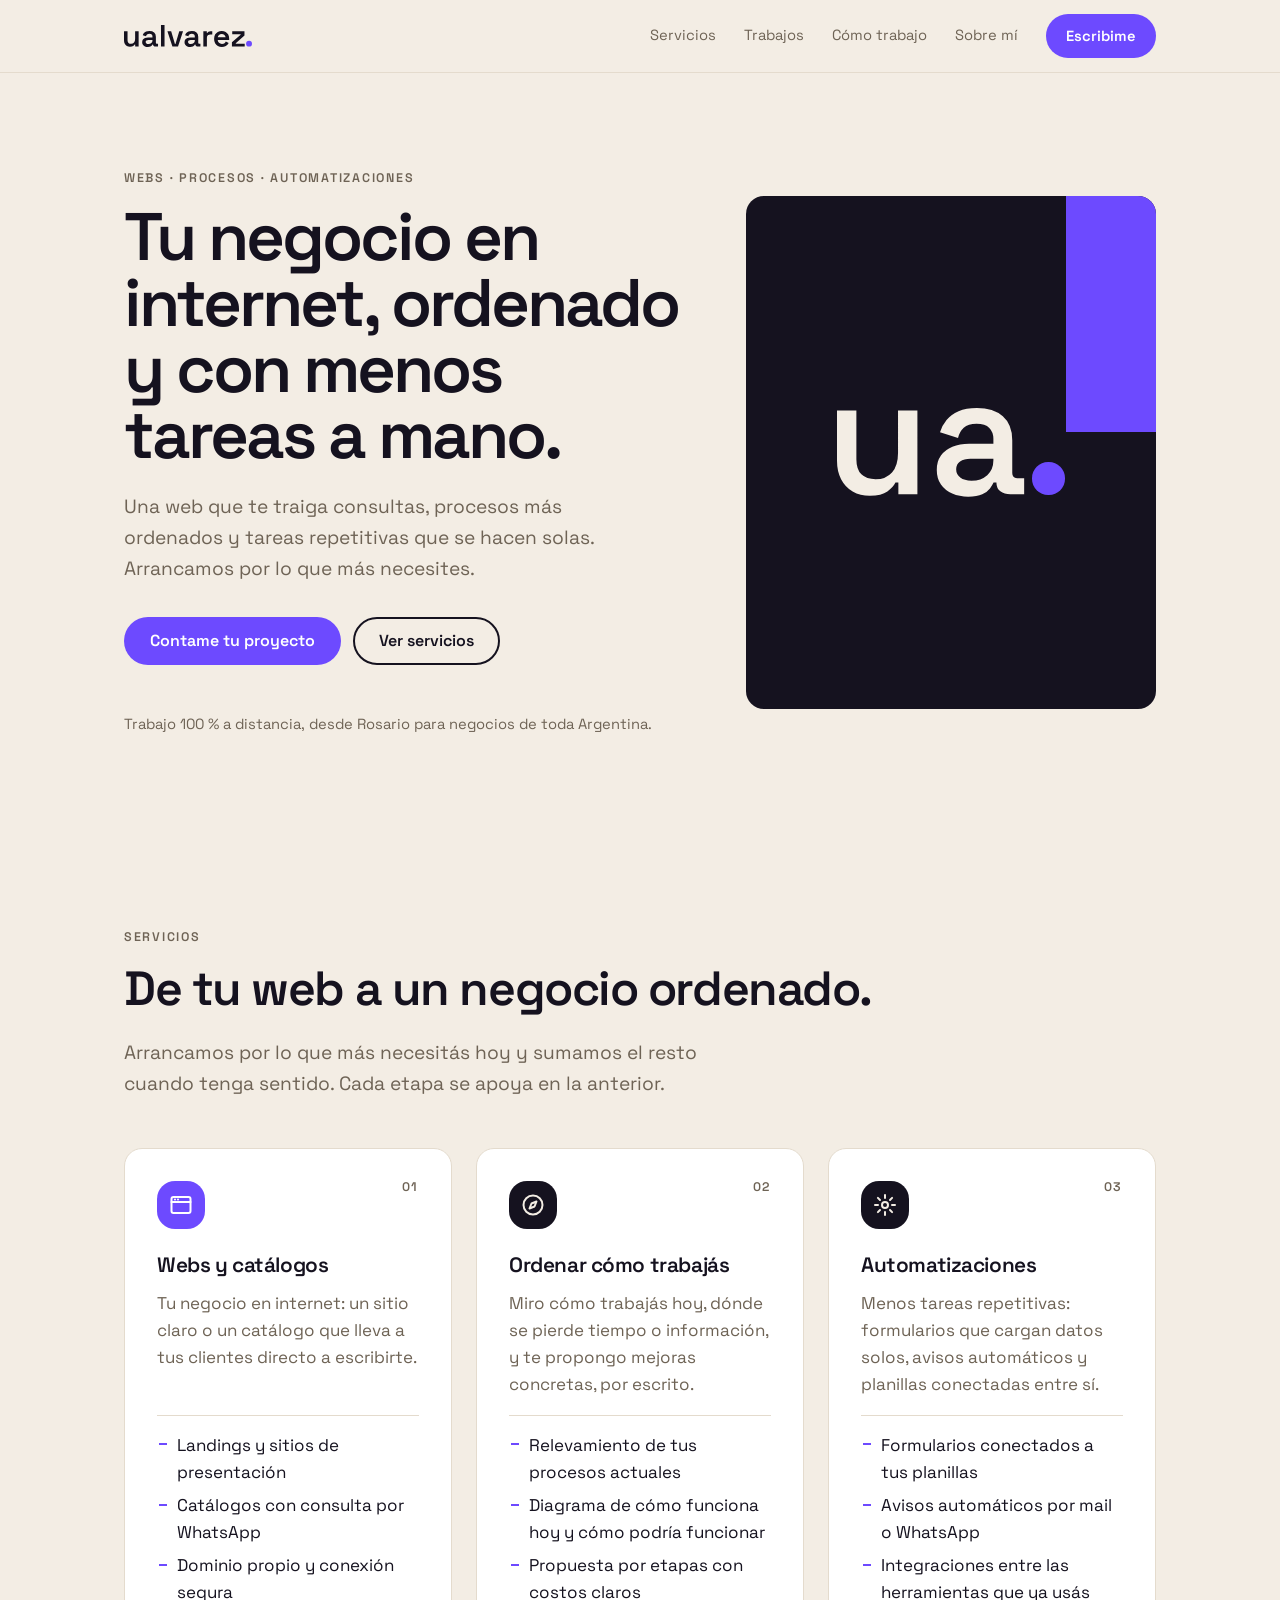
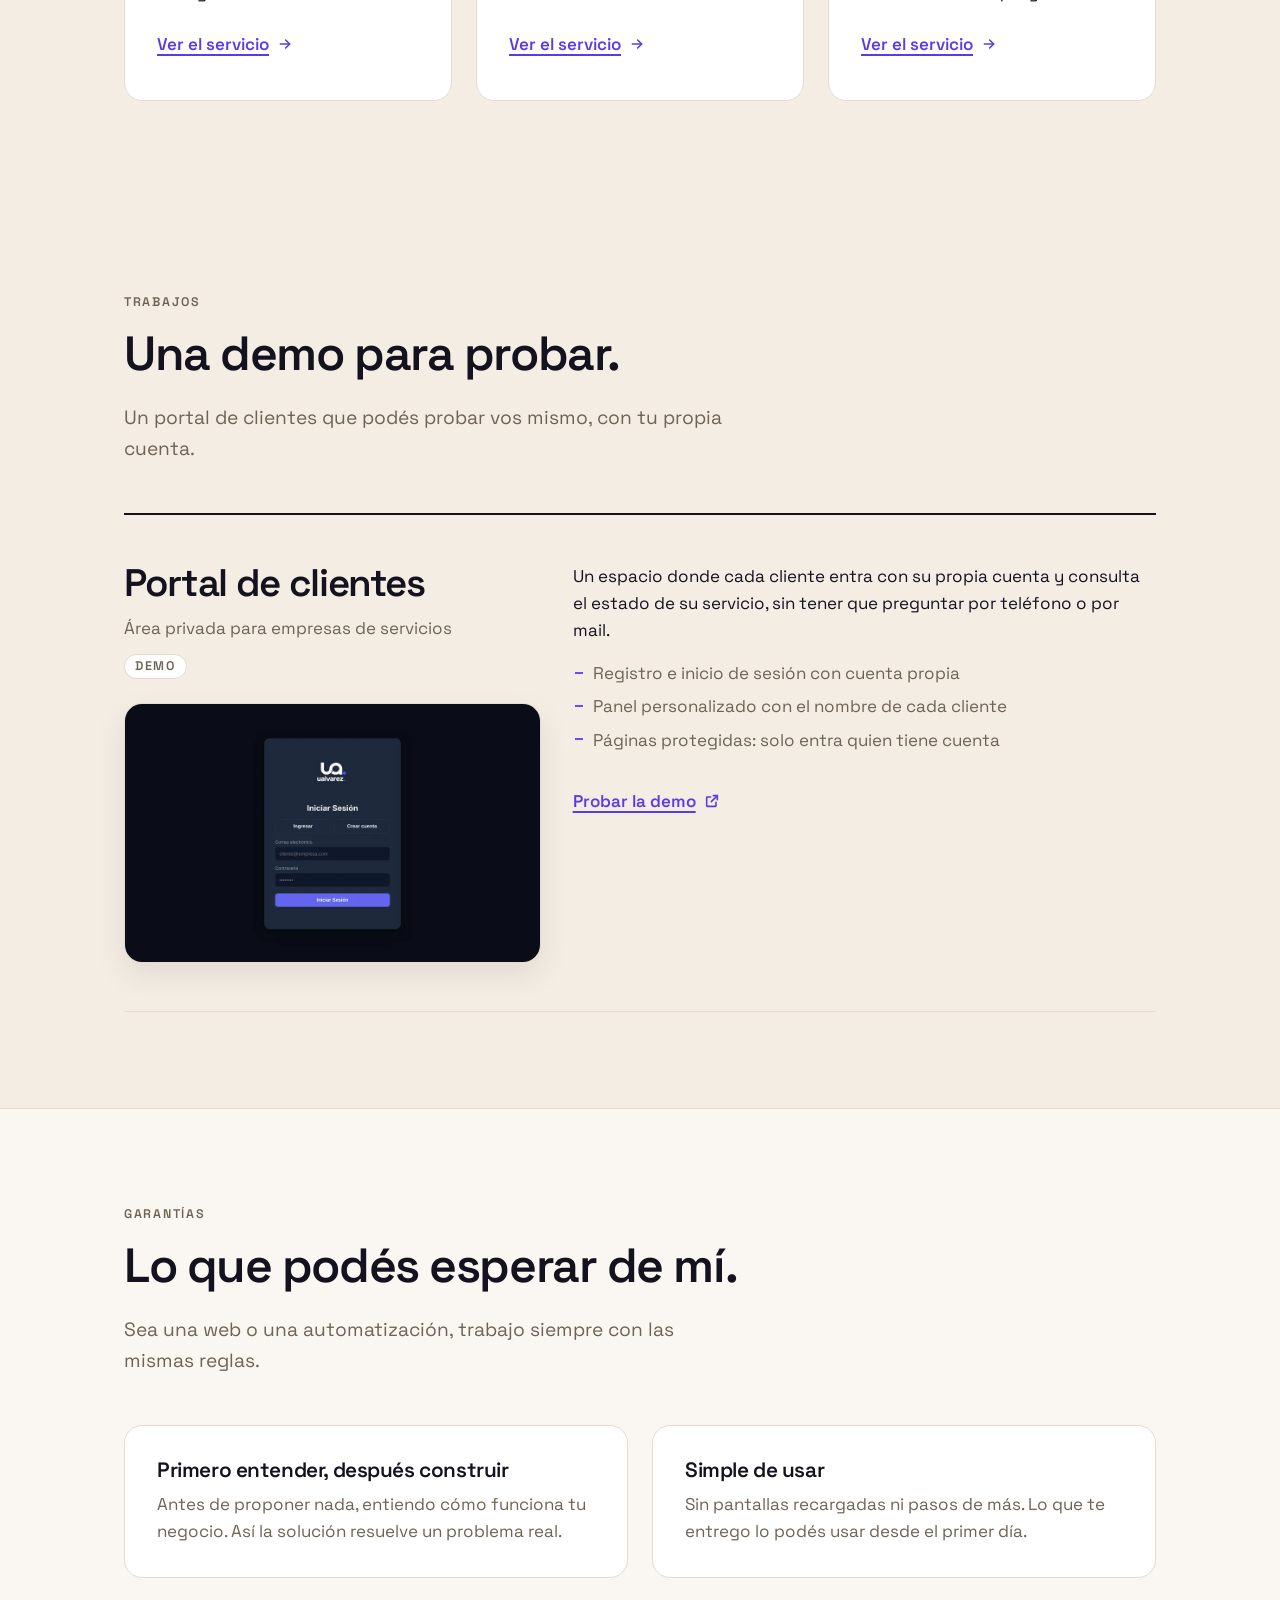
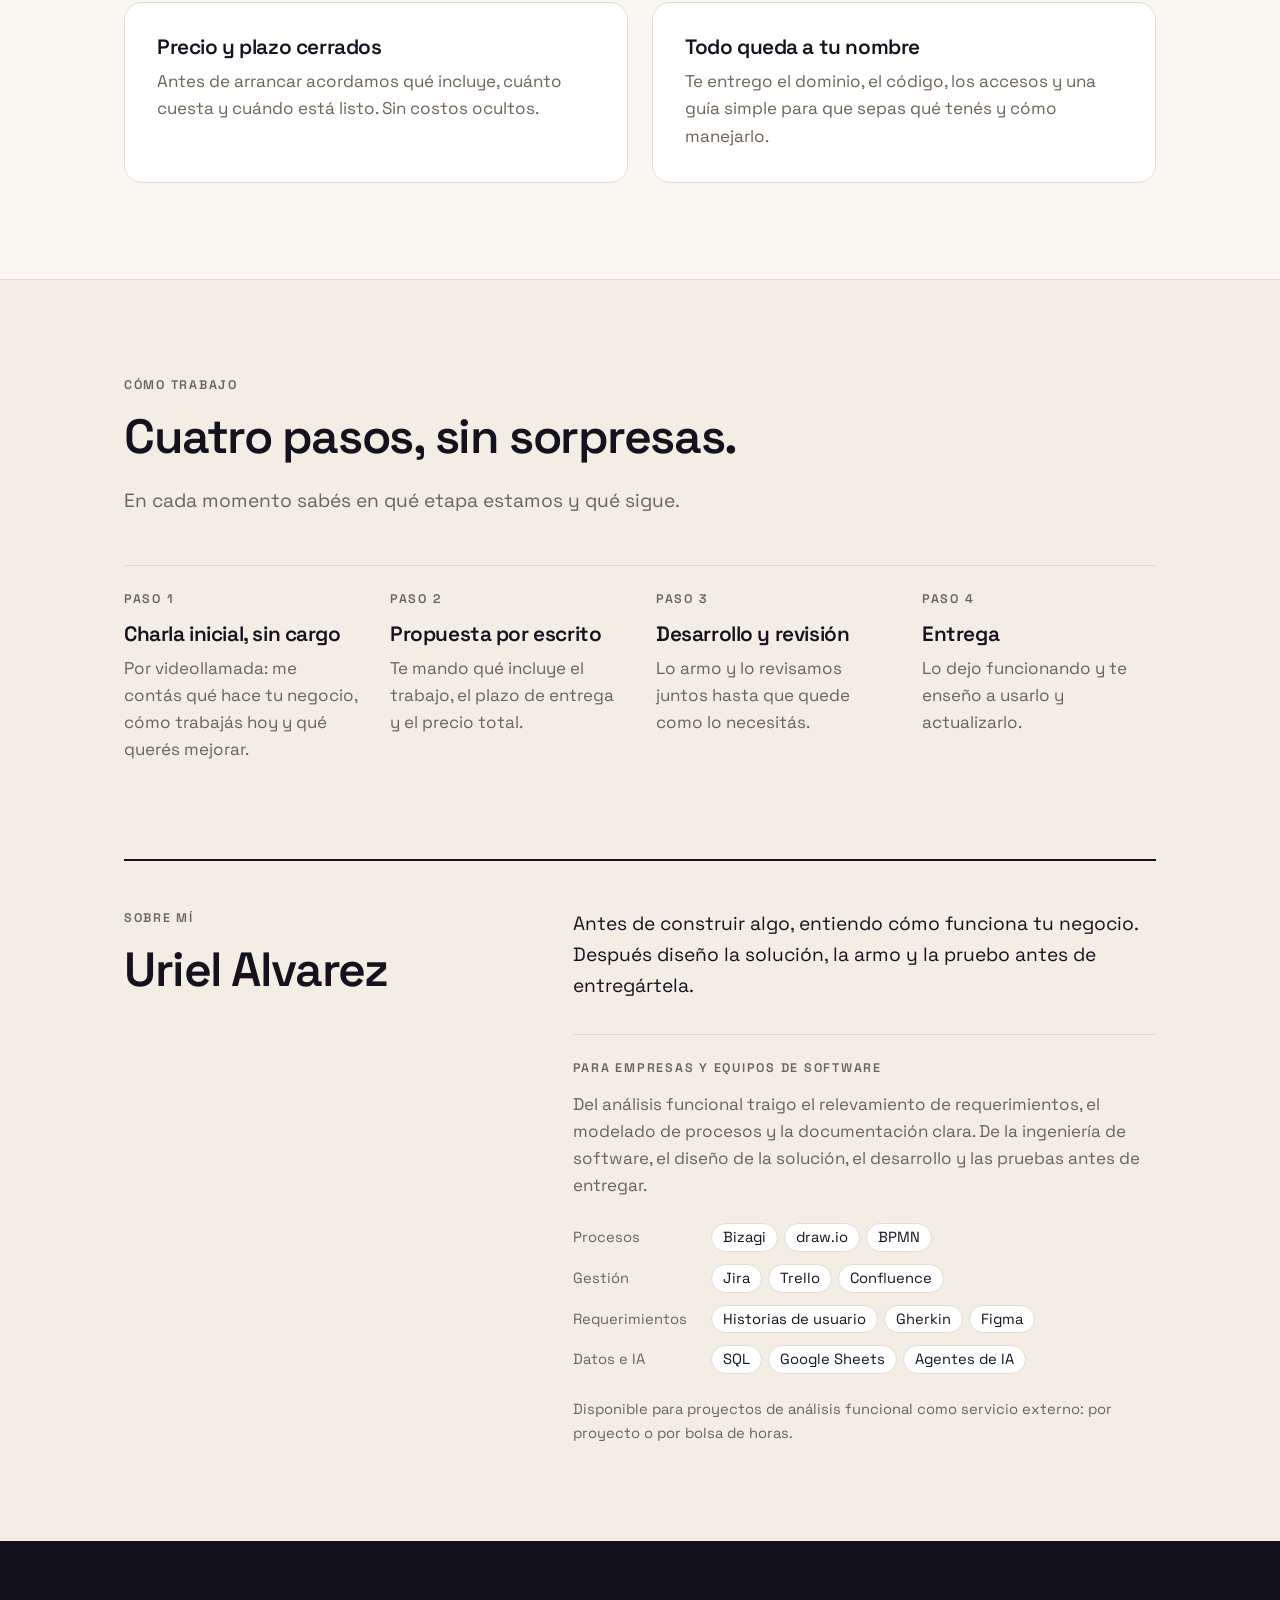
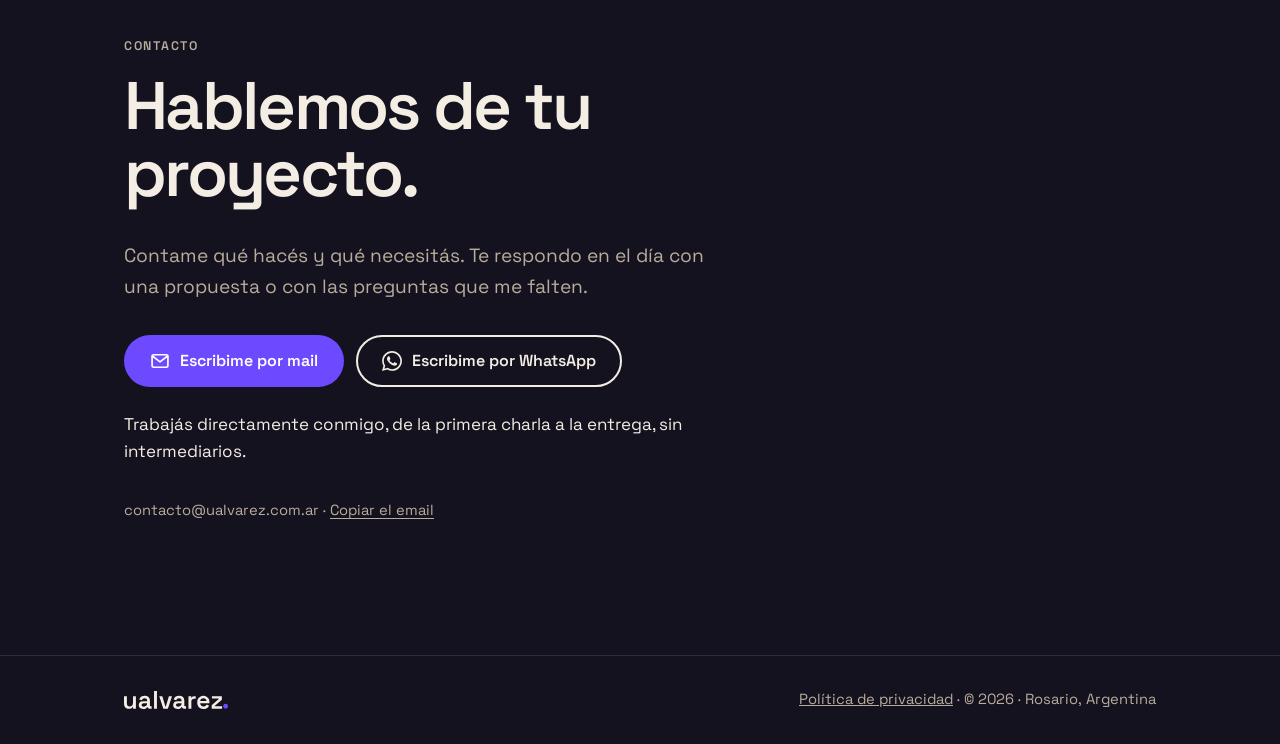
<file: index.html>
<!DOCTYPE html>
<html lang="es-AR">
<head>
  <meta charset="UTF-8">
  <meta name="viewport" content="width=device-width, initial-scale=1.0">
  <title>Webs, procesos y automatizaciones para negocios | ualvarez</title>
  <meta name="description" content="Webs, relevamiento de procesos y automatizaciones para negocios. Precio y plazo cerrados antes de empezar. 100 % a distancia, para negocios de toda Argentina.">

  <link rel="canonical" href="https://www.ualvarez.com.ar/">
  <!-- Verificación de propiedad en Google Search Console: no borrar mientras se use Search Console -->
  <meta name="google-site-verification" content="CZ_hdFAIo92MkgO5_vAXuWs6bsbOqqwY_YQ_sx_YRtA">

  <meta property="og:title" content="Webs, procesos y automatizaciones para negocios | ualvarez">
  <meta property="og:description" content="Webs, procesos y automatizaciones para negocios. Precio y plazo cerrados antes de empezar.">
  <meta property="og:type" content="website">
  <meta property="og:url" content="https://www.ualvarez.com.ar/">
  <meta property="og:site_name" content="ualvarez">
  <meta property="og:locale" content="es_AR">
  <meta property="og:image" content="https://www.ualvarez.com.ar/assets/og.png">
  <meta property="og:image:width" content="1200">
  <meta property="og:image:height" content="630">
  <meta property="og:image:alt" content="Logo de ualvarez en tinta sobre fondo crema, con el punto y una franja en violeta">
  <meta name="twitter:card" content="summary_large_image">

  <!-- Datos estructurados para buscadores: qué es el negocio, dónde está y qué servicios ofrece.
       Es un bloque de datos, no un script: la CSP no lo bloquea. -->
  <script type="application/ld+json">
{
  "@context": "https://schema.org",
  "@type": "ProfessionalService",
  "@id": "https://www.ualvarez.com.ar/#negocio",
  "name": "ualvarez",
  "url": "https://www.ualvarez.com.ar/",
  "description": "Webs, relevamiento de procesos y automatizaciones para negocios. Precio y plazo cerrados antes de empezar.",
  "image": "https://www.ualvarez.com.ar/assets/og.png",
  "logo": "https://www.ualvarez.com.ar/assets/marca/ua-icono-512.png",
  "email": "contacto@ualvarez.com.ar",
  "telephone": "+54 9 341 250-7273",
  "address": {
    "@type": "PostalAddress",
    "addressLocality": "Rosario",
    "addressRegion": "Santa Fe",
    "addressCountry": "AR"
  },
  "areaServed": {
    "@type": "Country",
    "name": "Argentina"
  },
  "founder": {
    "@type": "Person",
    "name": "Uriel Alvarez"
  },
  "knowsLanguage": "es",
  "hasOfferCatalog": {
    "@type": "OfferCatalog",
    "name": "Servicios",
    "itemListElement": [
      {
        "@type": "Offer",
        "itemOffered": {
          "@type": "Service",
          "name": "Webs y catálogos",
          "description": "Landings, sitios de presentación y catálogos con consulta por WhatsApp, con dominio propio y conexión segura.",
          "url": "https://www.ualvarez.com.ar/webs-y-catalogos"
        }
      },
      {
        "@type": "Offer",
        "itemOffered": {
          "@type": "Service",
          "name": "Ordenar cómo trabajás",
          "description": "Relevamiento de procesos, diagrama de cómo funciona hoy y cómo podría funcionar, y propuesta por etapas con costos claros.",
          "url": "https://www.ualvarez.com.ar/ordenar-procesos"
        }
      },
      {
        "@type": "Offer",
        "itemOffered": {
          "@type": "Service",
          "name": "Automatizaciones",
          "description": "Formularios conectados a planillas, avisos automáticos por mail o WhatsApp e integraciones entre las herramientas que ya usás.",
          "url": "https://www.ualvarez.com.ar/automatizaciones"
        }
      }
    ]
  }
}
  </script>
  <meta name="theme-color" content="#F3EDE4">

  <link rel="icon" type="image/svg+xml" href="./assets/marca/favicon.svg">
  <link rel="apple-touch-icon" href="./assets/marca/ua-icono-512.png">

  <link rel="preconnect" href="https://fonts.googleapis.com">
  <link rel="preconnect" href="https://fonts.gstatic.com" crossorigin>
  <link href="https://fonts.googleapis.com/css2?family=Space+Grotesk:wght@400;600&display=swap" rel="stylesheet">

  <script src="./assets/js/js-activo.js"></script>
  <link rel="stylesheet" href="./assets/css/base.css">
  <style>
    /* Estilos propios de la página de inicio. Variables y componentes compartidos: assets/css/base.css */

    /* Navegación y menú para celular */
    .encabezado nav { display: flex; align-items: center; gap: 28px; }
    .menu { display: flex; align-items: center; gap: 28px; }
    .menu a { font-size: var(--texto-chico); color: var(--tinta-suave); text-decoration: none; }
    .menu a:hover { color: var(--tinta); }
    .menu-boton {
      display: none; align-items: center; gap: var(--e-2); min-height: 44px; padding: 0 14px;
      font: inherit; font-size: var(--texto-chico); font-weight: 600; color: var(--tinta);
      background: transparent; border: 2px solid var(--tinta); border-radius: var(--radio-pildora); cursor: pointer;
      -webkit-tap-highlight-color: transparent;
    }
    .menu-boton svg { width: 18px; height: 18px; }
    .menu-boton .cerrar { display: none; }
    .menu-boton[aria-expanded="true"] .abrir { display: none; }
    .menu-boton[aria-expanded="true"] .cerrar { display: block; }
    @media (max-width: 760px) {
      .encabezado nav { gap: var(--e-2); }
      .js .menu { display: none; }
      html:not(.js) .encabezado .wrap { flex-wrap: wrap; height: auto; padding-top: var(--e-3); padding-bottom: var(--e-3); }
      html:not(.js) .encabezado nav { flex-wrap: wrap; gap: var(--e-1) var(--e-4); }
      html:not(.js) .menu { flex-wrap: wrap; gap: var(--e-1) var(--e-4); }
      html:not(.js) .menu a { display: inline-flex; align-items: center; min-height: 44px; }
      .js .menu-boton { display: inline-flex; }
      .js .menu.abierto {
        display: flex; flex-direction: column; align-items: stretch; gap: 0;
        position: absolute; top: 100%; left: 0; right: 0;
        padding: var(--e-2) var(--e-4) var(--e-4); background: var(--papel);
        border-bottom: 1px solid var(--linea); box-shadow: var(--sombra);
      }
      .js .menu.abierto a {
        display: flex; align-items: center; min-height: 52px;
        font-size: var(--texto-intro); color: var(--tinta); border-bottom: 1px solid var(--linea);
      }
      .js .menu.abierto a:last-child { border-bottom: 0; }
    }
    @media (max-width: 400px) {
      .menu-boton { width: 44px; padding: 0; justify-content: center; }
      .menu-texto { position: absolute; width: 1px; height: 1px; overflow: hidden; clip: rect(0 0 0 0); white-space: nowrap; }
    }


    /* Héroe */
    .heroe { padding: var(--e-9) 0; }
    .heroe .wrap { display: grid; grid-template-columns: minmax(0, 7fr) minmax(0, 5fr); gap: var(--e-7); align-items: center; }
    .heroe h1 {
      font-size: var(--texto-display);
      line-height: .98; letter-spacing: -0.045em;
      max-width: 15ch; margin-bottom: var(--e-5); text-wrap: balance;
    }
    .heroe .bajada { font-size: var(--texto-intro); color: var(--tinta-suave); max-width: 32rem; margin-bottom: var(--e-6); }
    .heroe .lugar { margin: var(--e-7) 0 0; font-size: var(--texto-chico); color: var(--tinta-suave); }

    /* La pieza del héroe: el monograma con el punto que late (punto → cursor → punto) */
    .pieza {
      background: var(--tinta); border-radius: var(--radio-tarjeta);
      aspect-ratio: 4 / 5; position: relative; overflow: hidden;
      display: flex; align-items: center; justify-content: center;
    }
    .pieza::before { /* franja violeta, como en la tapa del manual */
      content: ""; position: absolute; top: 0; right: 0; width: 22%; height: 46%;
      background: var(--violeta);
    }
    .ua {
      position: relative; display: flex; align-items: flex-end; color: var(--papel);
      font-size: clamp(110px, 16vw, 170px); /* 1em = tamaño del logo, no es texto */
    }
    .ua svg { width: 1.101em; height: .522em; display: block; }
    .ua .punto {
      display: block; width: .19em; height: .19em; margin: 0 0 .014em .045em;
      border-radius: .095em; background: var(--violeta);
      animation: latir 3.2s ease-in-out .6s 1;
    }
    @keyframes latir {
      0%   { width: .19em;  height: .19em; border-radius: .095em; opacity: 1; }
      12%  { width: .22em;  height: .22em; border-radius: .11em; }   /* respira */
      22%  { width: .19em;  height: .19em; border-radius: .095em; }
      36%  { width: .075em; height: .78em; border-radius: .03em; opacity: 1; } /* se vuelve cursor */
      46%  { opacity: 1; }
      47%  { opacity: 0; }                                            /* titila */
      58%  { opacity: 0; }
      59%  { opacity: 1; }
      70%  { opacity: 1; }
      71%  { opacity: 0; }
      80%  { opacity: 0; }
      81%  { width: .075em; height: .78em; border-radius: .03em; opacity: 1; }
      100% { width: .19em;  height: .19em; border-radius: .095em; opacity: 1; } /* vuelve a ser punto */
    }
    @media (max-width: 900px) {
      .heroe { padding: var(--e-8) 0; }
      .heroe .wrap { grid-template-columns: 1fr; gap: var(--e-7); }
      .pieza { aspect-ratio: 16 / 10; }
      .pieza::before { width: 14%; height: 52%; }
    }
    @media (max-width: 560px) {
      .heroe .wrap { gap: var(--e-6); }
      .pieza { aspect-ratio: 3 / 1; }
      .ua { font-size: 64px; }
    }


    /* Servicios: de la web a un negocio ordenado, en etapas */
    .servicios { list-style: none; margin: var(--e-7) 0 0; padding: 0; display: grid; grid-template-columns: repeat(3, minmax(0, 1fr)); gap: var(--e-5); }
    .servicio { background: var(--blanco); border: 1px solid var(--linea); border-radius: var(--radio-tarjeta); padding: var(--e-6); display: flex; flex-direction: column; position: relative; }
    .servicio .numero { position: absolute; top: var(--e-6); right: var(--e-6); margin: 0; line-height: 1; }
    .servicio .icono {
      width: 48px; height: 48px; border-radius: var(--radio-tarjeta); margin-bottom: var(--e-5);
      display: flex; align-items: center; justify-content: center;
      background: var(--tinta); color: var(--papel);
    }
    .servicio .icono svg { width: 24px; height: 24px; }
    .servicio:first-child .icono { background: var(--violeta); color: var(--blanco); }
    .servicio h3 { margin-bottom: var(--e-3); }
    .servicio p { color: var(--tinta-suave); margin: 0 0 var(--e-4); }
    .servicio ul { margin: auto 0 0; padding-top: var(--e-4); border-top: 1px solid var(--linea); }
    .servicio .ver { align-self: flex-start; margin-top: var(--e-2); }
    @media (max-width: 900px) { .servicios { grid-template-columns: 1fr; } .servicio { padding: var(--e-5); } .servicio .numero { top: var(--e-5); right: var(--e-5); } }

    /* Trabajos */
    .trabajos { list-style: none; margin: var(--e-7) 0 0; padding: 0; border-top: 2px solid var(--tinta); }
    .trabajo {
      display: grid; grid-template-columns: minmax(0, 5fr) minmax(0, 7fr); gap: var(--e-6);
      padding: var(--e-7) 0; border-bottom: 1px solid var(--linea);
    }
    .trabajo h3 { font-size: var(--texto-subtitulo); letter-spacing: -0.035em; line-height: 1.05; }
    .trabajo .rubro { margin: var(--e-3) 0 0; color: var(--tinta-suave); }
    .trabajo .chip { margin-top: var(--e-3); }
    .trabajo .captura {
      display: block; width: 100%; height: auto; aspect-ratio: 16 / 10; object-fit: cover; object-position: top;
      margin-top: var(--e-5); border-radius: var(--radio-tarjeta); border: 1px solid var(--linea); background: var(--blanco);
      box-shadow: var(--sombra);
    }
    .trabajo .detalle p { margin-bottom: var(--e-4); }
    .trabajo ul { margin: 0 0 var(--e-5); color: var(--tinta-suave); }
    @media (max-width: 760px) { .trabajo { grid-template-columns: 1fr; gap: var(--e-4); padding: var(--e-6) 0; } }

    /* Garantías */
    .garantias-seccion { background: var(--papel-claro); border-top: 1px solid var(--linea); border-bottom: 1px solid var(--linea); }
    .garantias { display: grid; grid-template-columns: repeat(2, minmax(0, 1fr)); gap: var(--e-5); margin-top: var(--e-7); }
    .garantias div { background: var(--blanco); border: 1px solid var(--linea); border-radius: var(--radio-tarjeta); padding: var(--e-6); }
    .garantias h3 { margin-bottom: var(--e-2); }
    .garantias p { color: var(--tinta-suave); margin: 0; }
    @media (max-width: 760px) { .garantias { grid-template-columns: 1fr; } .garantias div { padding: var(--e-5); } }


    /* Sobre mí */
    .sobre-mi { padding-top: 0; }
    .sobre-mi .grilla { display: grid; grid-template-columns: minmax(0, 5fr) minmax(0, 7fr); gap: var(--e-6); border-top: 2px solid var(--tinta); padding-top: var(--e-7); }
    .sobre-mi p { font-size: var(--texto-intro); }
    .herramientas { margin-top: var(--e-6); padding-top: var(--e-5); border-top: 1px solid var(--linea); }
    .herramientas .etiqueta { margin-bottom: var(--e-3); }
    .herramientas > p { font-size: var(--texto-base); color: var(--tinta-suave); margin: 0 0 var(--e-5); }
    .herramientas dl { margin: 0; display: grid; grid-template-columns: max-content 1fr; gap: var(--e-3) var(--e-5); align-items: baseline; }
    .herramientas dt { font-size: var(--texto-chico); color: var(--tinta-suave); }
    .herramientas dd { margin: 0; display: flex; flex-wrap: wrap; gap: 6px; }
    .sobre-mi .disponible { margin: var(--e-5) 0 0; font-size: var(--texto-chico); }
    @media (max-width: 760px) { .sobre-mi .grilla { grid-template-columns: 1fr; gap: var(--e-2); } }
    @media (max-width: 560px) { .herramientas dl { grid-template-columns: 1fr; gap: 6px; } .herramientas dd { margin-bottom: var(--e-3); } }

    /* Contacto */
    .copiar {
      margin-top: 0; background: none; border: 0; padding: 0; min-height: 44px; cursor: pointer;
      font: inherit; font-size: var(--texto-chico); color: var(--tinta-suave-osc);
      text-decoration: underline; text-underline-offset: 3px;
    }
    .copiar:hover { color: var(--papel); }
    .aviso { display: block; min-height: 1.5em; margin-top: var(--e-1); font-size: var(--texto-chico); color: var(--violeta-texto-osc); }
  </style>
</head>
<body>
<a class="saltar" href="#contenido">Saltar al contenido</a>

<svg width="0" height="0" style="position:absolute" aria-hidden="true">
  <defs>
    <symbol id="i-mail" viewBox="0 0 24 24"><g fill="none" stroke="currentColor" stroke-width="2" stroke-linecap="round" stroke-linejoin="round"><rect x="2.5" y="4.5" width="19" height="15" rx="2"/><path d="M3 6l9 7 9-7"/></g></symbol>
    <symbol id="i-abrir" viewBox="0 0 24 24"><g fill="none" stroke="currentColor" stroke-width="2.4" stroke-linecap="round" stroke-linejoin="round"><path d="M14 4h6v6"/><path d="M20 4l-9 9"/><path d="M18 14v5a1 1 0 0 1-1 1H5a1 1 0 0 1-1-1V7a1 1 0 0 1 1-1h5"/></g></symbol>
    <symbol id="i-flecha" viewBox="0 0 24 24"><g fill="none" stroke="currentColor" stroke-width="2.4" stroke-linecap="round" stroke-linejoin="round"><path d="M5 12h14"/><path d="M13 6l6 6-6 6"/></g></symbol>
    <symbol id="i-web" viewBox="0 0 24 24"><g fill="none" stroke="currentColor" stroke-width="2" stroke-linecap="round" stroke-linejoin="round"><rect x="2.5" y="4" width="19" height="16" rx="2"/><path d="M2.5 9h19"/><path d="M6 6.5h.01M9 6.5h.01"/></g></symbol>
    <symbol id="i-brujula" viewBox="0 0 24 24"><g fill="none" stroke="currentColor" stroke-width="2" stroke-linecap="round" stroke-linejoin="round"><circle cx="12" cy="12" r="9.5"/><path d="M15.5 8.5l-2 5-5 2 2-5z"/></g></symbol>
    <symbol id="i-engranaje" viewBox="0 0 24 24"><g fill="none" stroke="currentColor" stroke-width="2" stroke-linecap="round" stroke-linejoin="round"><circle cx="12" cy="12" r="3"/><path d="M12 2v3M12 19v3M2 12h3M19 12h3M4.9 4.9l2.1 2.1M17 17l2.1 2.1M4.9 19.1L7 17M17 7l2.1-2.1"/></g></symbol>
  </defs>
</svg>

<header class="encabezado">
  <div class="wrap">
    <a href="#" class="marca" aria-label="ualvarez, inicio">
      <img src="./assets/marca/ualvarez-logo.svg" alt="ualvarez" width="128" height="22">
    </a>
    <nav aria-label="Principal">
      <button class="menu-boton" type="button" aria-expanded="false" aria-controls="menu">
        <svg class="abrir" viewBox="0 0 24 24" aria-hidden="true"><path d="M4 7h16M4 12h16M4 17h16" fill="none" stroke="currentColor" stroke-width="2" stroke-linecap="round"/></svg>
        <svg class="cerrar" viewBox="0 0 24 24" aria-hidden="true"><path d="M6 6l12 12M18 6L6 18" fill="none" stroke="currentColor" stroke-width="2" stroke-linecap="round"/></svg>
        <span class="menu-texto">Menú</span>
      </button>
      <div class="menu" id="menu">
        <a href="#servicios">Servicios</a>
        <a href="#trabajos">Trabajos</a>
        <a href="#como-trabajo">Cómo trabajo</a>
        <a href="#sobre-mi">Sobre mí</a>
      </div>
      <a href="#contacto" class="boton boton-principal boton-chico">Escribime</a>
    </nav>
  </div>
</header>

<main id="contenido">
  <section class="heroe">
    <div class="wrap">
      <div>
        <span class="etiqueta">Webs · Procesos · Automatizaciones</span>
        <h1>Tu negocio en internet, ordenado y con menos tareas a mano.</h1>
        <p class="bajada">Una web que te traiga consultas, procesos más ordenados y tareas repetitivas que se hacen solas. Arrancamos por lo que más necesites.</p>
        <div class="acciones">
          <a href="#contacto" class="boton boton-principal">Contame tu proyecto</a>
          <a href="#servicios" class="boton boton-secundario">Ver servicios</a>
        </div>
        <p class="lugar">Trabajo 100 % a distancia, desde Rosario para negocios de toda Argentina.</p>
      </div>
      <div class="pieza" aria-hidden="true">
        <div class="ua">
          <svg viewBox="6.9 49.2 110.1 52.2"><path fill="currentColor" d="M26.20 100.80L26.20 100.80Q20.50 100.800 16.10 98.25Q11.70 95.70 9.30 91.05Q6.90 86.40 6.90 80.20L6.90 80.20L6.90 50.60L18.30 50.60L18.30 79.30Q18.30 85.30 21.25 88.20Q24.20 91.10 29.60 91.10L29.60 91.10Q35.70 91.10 39.25 87.10Q42.80 83.10 42.80 75.60L42.80 75.60L42.80 50.60L54.20 50.60L54.20 100L43 100L43 93.10L41.30 93.10Q40 95.80 36.55 98.30Q33.10 100.80 26.20 100.80ZM84.10 101.40L84.10 101.40Q78.90 101.40 74.70 99.55Q70.50 97.70 68.05 94.20Q65.60 90.70 65.60 85.60L65.60 85.60Q65.60 80.60 68.050 77.20Q70.50 73.80 74.80 72.05Q79.10 70.30 84.60 70.30L84.60 70.30L98.90 70.30L98.90 67.30Q98.90 63.40 96.50 60.95Q94.10 58.50 89 58.50L89 58.50Q84 58.50 81.45 60.85Q78.90 63.20 78.10 66.90L78.10 66.90L67.50 63.40Q68.70 59.50 71.35 56.30Q74 53.10 78.40 51.15Q82.80 49.20 89.20 49.20L89.20 49.20Q98.90 49.20 104.45 54.05Q110 58.90 110 68.10L110 68.10L110 87.50Q110 90.50 112.80 90.50L112.80 90.50L117 90.50L117 100L108.90 100Q105.30 100 103 98.20Q100.70 96.40 100.70 93.30L100.70 93.30L100.70 93.10L99 93.10Q98.40 94.50 96.90 96.50Q95.40 98.50 92.35 99.95Q89.30 101.40 84.10 101.40ZM86 92L86 92Q91.70 92 95.30 88.75Q98.90 85.50 98.90 80L98.90 80L98.90 79L85.30 79Q81.60 79 79.30 80.60Q77 82.20 77 85.30L77 85.30Q77 88.30 79.40 90.150Q81.80 92 86 92Z"/></svg>
          <span class="punto"></span>
        </div>
      </div>
    </div>
  </section>

  <section id="servicios">
    <div class="wrap">
      <span class="etiqueta">Servicios</span>
      <h2>De tu web a un negocio ordenado.</h2>
      <p class="intro">Arrancamos por lo que más necesitás hoy y sumamos el resto cuando tenga sentido. Cada etapa se apoya en la anterior.</p>
      <ul class="servicios">
        <li class="servicio">
          <span class="etiqueta numero" aria-hidden="true">01</span>
          <span class="icono" aria-hidden="true"><svg><use href="#i-web"/></svg></span>
          <h3>Webs y catálogos</h3>
          <p>Tu negocio en internet: un sitio claro o un catálogo que lleva a tus clientes directo a escribirte.</p>
          <ul class="guiones">
            <li>Landings y sitios de presentación</li>
            <li>Catálogos con consulta por WhatsApp</li>
            <li>Dominio propio y conexión segura</li>
          </ul>
          <a class="ver" href="./webs-y-catalogos.html">Ver el servicio<span class="oculto">: webs y catálogos</span><svg aria-hidden="true"><use href="#i-flecha"/></svg></a>
        </li>
        <li class="servicio">
          <span class="etiqueta numero" aria-hidden="true">02</span>
          <span class="icono" aria-hidden="true"><svg><use href="#i-brujula"/></svg></span>
          <h3>Ordenar cómo trabajás</h3>
          <p>Miro cómo trabajás hoy, dónde se pierde tiempo o información, y te propongo mejoras concretas, por escrito.</p>
          <ul class="guiones">
            <li>Relevamiento de tus procesos actuales</li>
            <li>Diagrama de cómo funciona hoy y cómo podría funcionar</li>
            <li>Propuesta por etapas con costos claros</li>
          </ul>
          <a class="ver" href="./ordenar-procesos.html">Ver el servicio<span class="oculto">: ordenar cómo trabajás</span><svg aria-hidden="true"><use href="#i-flecha"/></svg></a>
        </li>
        <li class="servicio">
          <span class="etiqueta numero" aria-hidden="true">03</span>
          <span class="icono" aria-hidden="true"><svg><use href="#i-engranaje"/></svg></span>
          <h3>Automatizaciones</h3>
          <p>Menos tareas repetitivas: formularios que cargan datos solos, avisos automáticos y planillas conectadas entre sí.</p>
          <ul class="guiones">
            <li>Formularios conectados a tus planillas</li>
            <li>Avisos automáticos por mail o WhatsApp</li>
            <li>Integraciones entre las herramientas que ya usás</li>
          </ul>
          <a class="ver" href="./automatizaciones.html">Ver el servicio<span class="oculto">: automatizaciones</span><svg aria-hidden="true"><use href="#i-flecha"/></svg></a>
        </li>
      </ul>
    </div>
  </section>

  <section id="trabajos">
    <div class="wrap">
      <span class="etiqueta">Trabajos</span>
      <h2>Una demo para probar.</h2>
      <p class="intro">Un portal de clientes que podés probar vos mismo, con tu propia cuenta.</p>
      <ul class="trabajos">
        <li class="trabajo">
          <div>
            <h3>Portal de clientes</h3>
            <p class="rubro">Área privada para empresas de servicios</p>
            <span class="etiqueta chip">Demo</span>
            <img class="captura" src="./assets/trabajos/portal-clientes.webp" width="960" height="600" loading="lazy"
              alt="Pantalla de ingreso del portal de clientes: el logo de ualvarez, pestañas para ingresar o crear una cuenta y campos de correo y contraseña.">
          </div>
          <div class="detalle">
            <p>Un espacio donde cada cliente entra con su propia cuenta y consulta el estado de su servicio, sin tener que preguntar por teléfono o por mail.</p>
            <ul class="guiones">
              <li>Registro e inicio de sesión con cuenta propia</li>
              <li>Panel personalizado con el nombre de cada cliente</li>
              <li>Páginas protegidas: solo entra quien tiene cuenta</li>
            </ul>
            <a class="ver" href="https://ualvarez-portal.netlify.app" target="_blank" rel="noopener noreferrer">
              Probar la demo<span class="oculto"> (se abre en otra pestaña)</span><svg aria-hidden="true"><use href="#i-abrir"/></svg>
            </a>
          </div>
        </li>
      </ul>
    </div>
  </section>

  <section class="garantias-seccion">
    <div class="wrap">
      <span class="etiqueta">Garantías</span>
      <h2>Lo que podés esperar de mí.</h2>
      <p class="intro">Sea una web o una automatización, trabajo siempre con las mismas reglas.</p>
      <div class="garantias">
        <div>
          <h3>Primero entender, después construir</h3>
          <p>Antes de proponer nada, entiendo cómo funciona tu negocio. Así la solución resuelve un problema real.</p>
        </div>
        <div>
          <h3>Simple de usar</h3>
          <p>Sin pantallas recargadas ni pasos de más. Lo que te entrego lo podés usar desde el primer día.</p>
        </div>
        <div>
          <h3>Precio y plazo cerrados</h3>
          <p>Antes de arrancar acordamos qué incluye, cuánto cuesta y cuándo está listo. Sin costos ocultos.</p>
        </div>
        <div>
          <h3>Todo queda a tu nombre</h3>
          <p>Te entrego el dominio, el código, los accesos y una guía simple para que sepas qué tenés y cómo manejarlo.</p>
        </div>
      </div>
    </div>
  </section>

  <section id="como-trabajo">
    <div class="wrap">
      <span class="etiqueta">Cómo trabajo</span>
      <h2>Cuatro pasos, sin sorpresas.</h2>
      <p class="intro">En cada momento sabés en qué etapa estamos y qué sigue.</p>
      <ol class="pasos">
        <li>
          <span class="etiqueta">Paso 1</span>
          <h3>Charla inicial, sin cargo</h3>
          <p>Por videollamada: me contás qué hace tu negocio, cómo trabajás hoy y qué querés mejorar.</p>
        </li>
        <li>
          <span class="etiqueta">Paso 2</span>
          <h3>Propuesta por escrito</h3>
          <p>Te mando qué incluye el trabajo, el plazo de entrega y el precio total.</p>
        </li>
        <li>
          <span class="etiqueta">Paso 3</span>
          <h3>Desarrollo y revisión</h3>
          <p>Lo armo y lo revisamos juntos hasta que quede como lo necesitás.</p>
        </li>
        <li>
          <span class="etiqueta">Paso 4</span>
          <h3>Entrega</h3>
          <p>Lo dejo funcionando y te enseño a usarlo y actualizarlo.</p>
        </li>
      </ol>
    </div>
  </section>

  <section id="sobre-mi" class="sobre-mi">
    <div class="wrap"><div class="grilla">
      <div>
        <span class="etiqueta">Sobre mí</span>
        <h2>Uriel Alvarez</h2>
      </div>
      <div>
        <p>Antes de construir algo, entiendo cómo funciona tu negocio. Después diseño la solución, la armo y la pruebo antes de entregártela.</p>
        <div class="herramientas">
          <h3 class="etiqueta">Para empresas y equipos de software</h3>
          <p>Del análisis funcional traigo el relevamiento de requerimientos, el modelado de procesos y la documentación clara. De la ingeniería de software, el diseño de la solución, el desarrollo y las pruebas antes de entregar.</p>
          <dl>
            <dt>Procesos</dt>
            <dd><span class="chip">Bizagi</span><span class="chip">draw.io</span><span class="chip">BPMN</span></dd>
            <dt>Gestión</dt>
            <dd><span class="chip">Jira</span><span class="chip">Trello</span><span class="chip">Confluence</span></dd>
            <dt>Requerimientos</dt>
            <dd><span class="chip">Historias de usuario</span><span class="chip">Gherkin</span><span class="chip">Figma</span></dd>
            <dt>Datos e IA</dt>
            <dd><span class="chip">SQL</span><span class="chip">Google Sheets</span><span class="chip">Agentes de IA</span></dd>
          </dl>
          <p class="disponible">Disponible para proyectos de análisis funcional como servicio externo: por proyecto o por bolsa de horas.</p>
        </div>
      </div>
    </div></div>
  </section>

  <section id="contacto" class="contacto oscuro">
    <div class="wrap">
      <span class="etiqueta">Contacto</span>
      <h2>Hablemos de tu proyecto.</h2>
      <p class="intro">Contame qué hacés y qué necesitás. Te respondo en el día con una propuesta o con las preguntas que me falten.</p>
      <div class="acciones">
        <a class="boton boton-principal" href="mailto:contacto@ualvarez.com.ar?subject=Consulta%20por%20mi%20negocio&amp;body=Mi%20negocio%20es%3A%20%0A%0ALo%20que%20necesito%3A%20%0A%0AC%C3%B3mo%20me%20contact%C3%A1s%3A%20">
          <svg aria-hidden="true"><use href="#i-mail"/></svg>Escribime por mail
        </a>
        <a class="boton boton-secundario" href="https://wa.me/5493412507273?text=Hola%20Uriel%2C%20quiero%20hacer%20una%20consulta%20por%20mi%20negocio." target="_blank" rel="noopener noreferrer"><svg aria-hidden="true" viewBox="0 0 24 24"><path fill="currentColor" d="M.057 24l1.687-6.163c-1.041-1.804-1.588-3.849-1.587-5.946.003-6.556 5.338-11.891 11.893-11.891 3.181.001 6.167 1.24 8.413 3.488 2.245 2.248 3.481 5.236 3.48 8.414-.003 6.557-5.338 11.892-11.893 11.892-1.99-.001-3.951-.5-5.688-1.448l-6.305 1.654zm6.597-3.807c1.676.995 3.276 1.591 5.392 1.592 5.448 0 9.886-4.434 9.889-9.885.002-5.462-4.415-9.89-9.881-9.892-5.452 0-9.887 4.434-9.889 9.884-.001 2.225.651 3.891 1.746 5.634l-.999 3.648 3.742-.981zm11.387-5.464c-.074-.124-.272-.198-.57-.347-.297-.149-1.758-.868-2.031-.967-.272-.099-.47-.149-.669.149-.198.297-.768.967-.941 1.165-.173.198-.347.223-.644.074-.297-.149-1.255-.462-2.39-1.475-.883-.788-1.48-1.761-1.653-2.059-.173-.297-.018-.458.13-.606.134-.133.297-.347.446-.521.151-.172.2-.296.3-.495.099-.198.05-.372-.025-.521-.075-.148-.669-1.611-.916-2.206-.242-.579-.487-.501-.669-.51l-.57-.01c-.198 0-.52.074-.792.372s-1.04 1.016-1.04 2.479 1.065 2.876 1.213 3.074c.149.198 2.095 3.2 5.076 4.487.709.306 1.263.489 1.694.626.712.226 1.36.194 1.872.118.571-.085 1.758-.719 2.006-1.413.248-.695.248-1.29.173-1.414z"/></svg>Escribime por WhatsApp<span class="oculto"> (se abre en otra pestaña)</span></a>
      </div>
      <p class="directo">Trabajás directamente conmigo, de la primera charla a la entrega, sin intermediarios.</p>
      <p class="email">contacto@ualvarez.com.ar · <button class="copiar" type="button" id="copiar">Copiar el email</button></p>
      <span class="aviso" id="aviso" role="status"></span>
    </div>
  </section>
</main>

<footer class="oscuro">
  <div class="wrap">
    <img src="./assets/marca/ualvarez-logo-claro.svg" alt="ualvarez" width="104" height="18">
    <p><a href="./privacidad.html">Política de privacidad</a> · © 2026 · Rosario, Argentina</p>
  </div>
</footer>

<script src="./assets/js/sitio.js" defer></script>

</body>
</html>
</file>
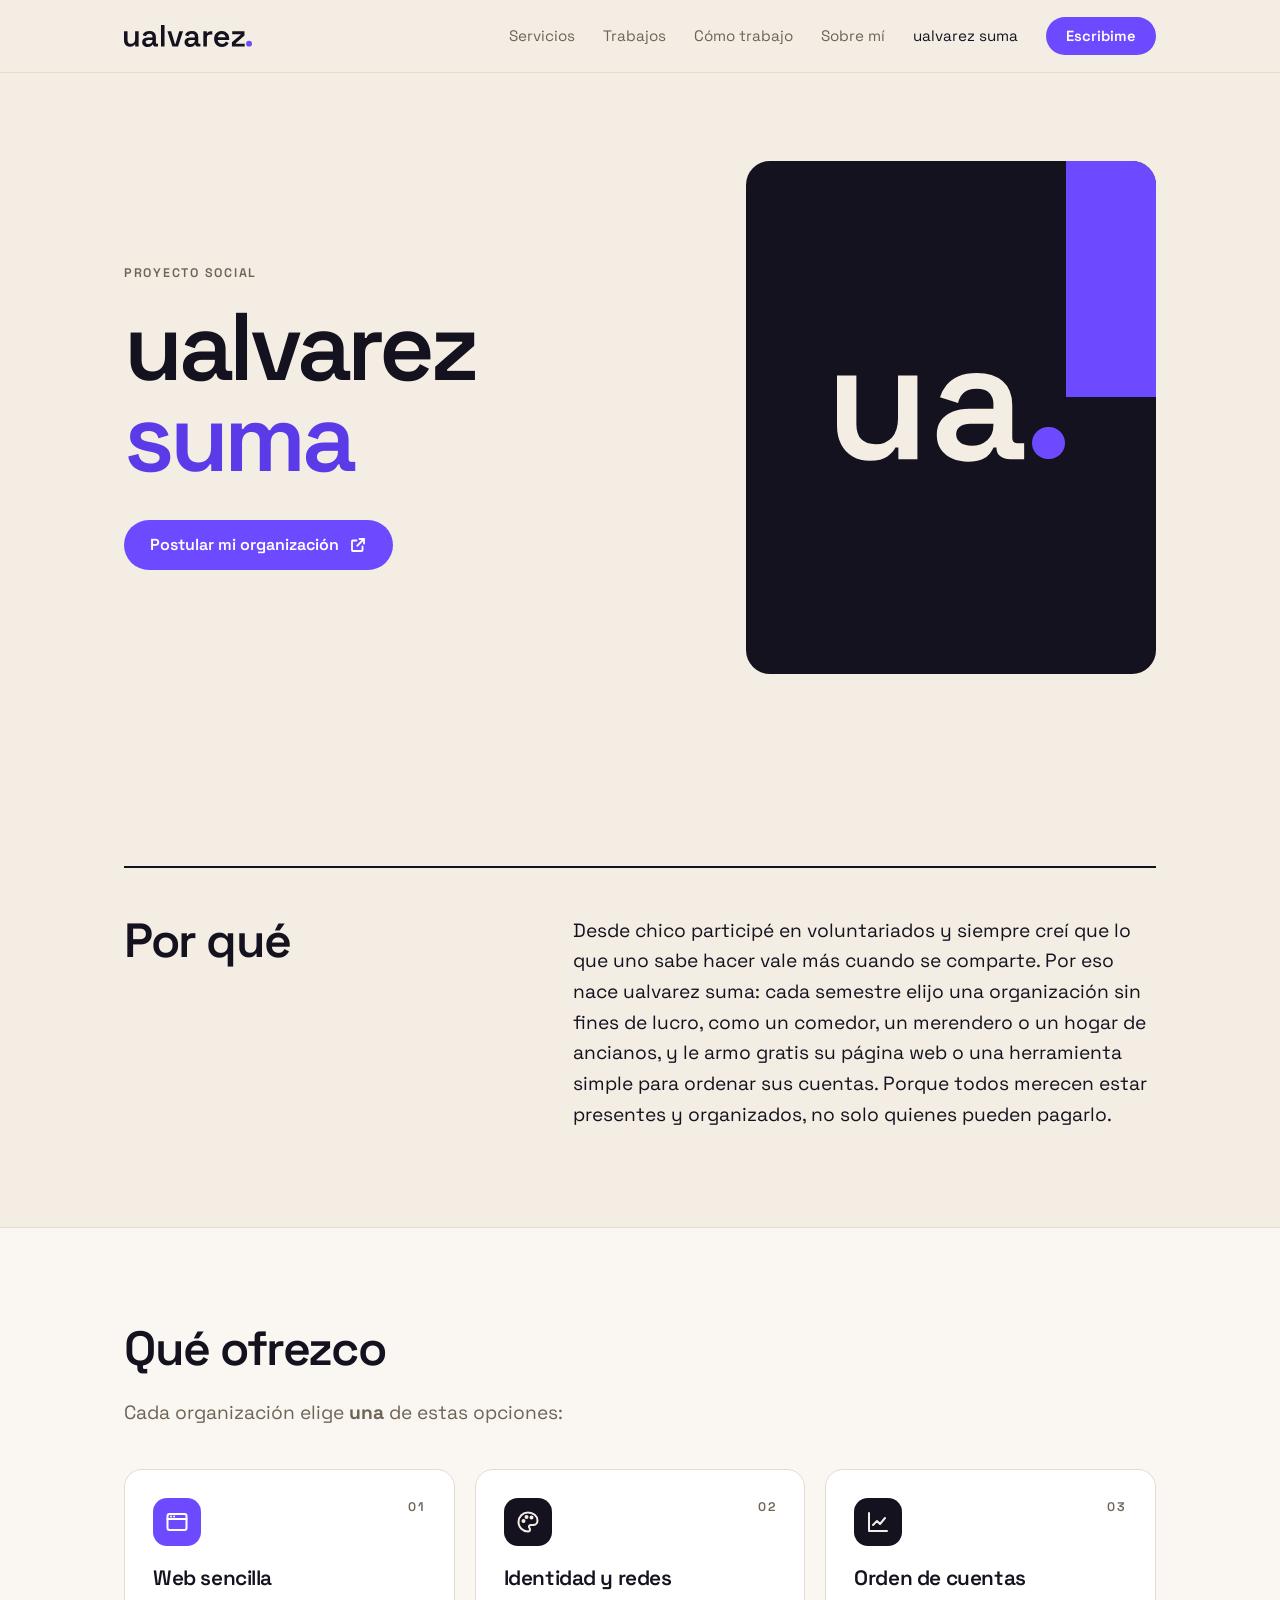
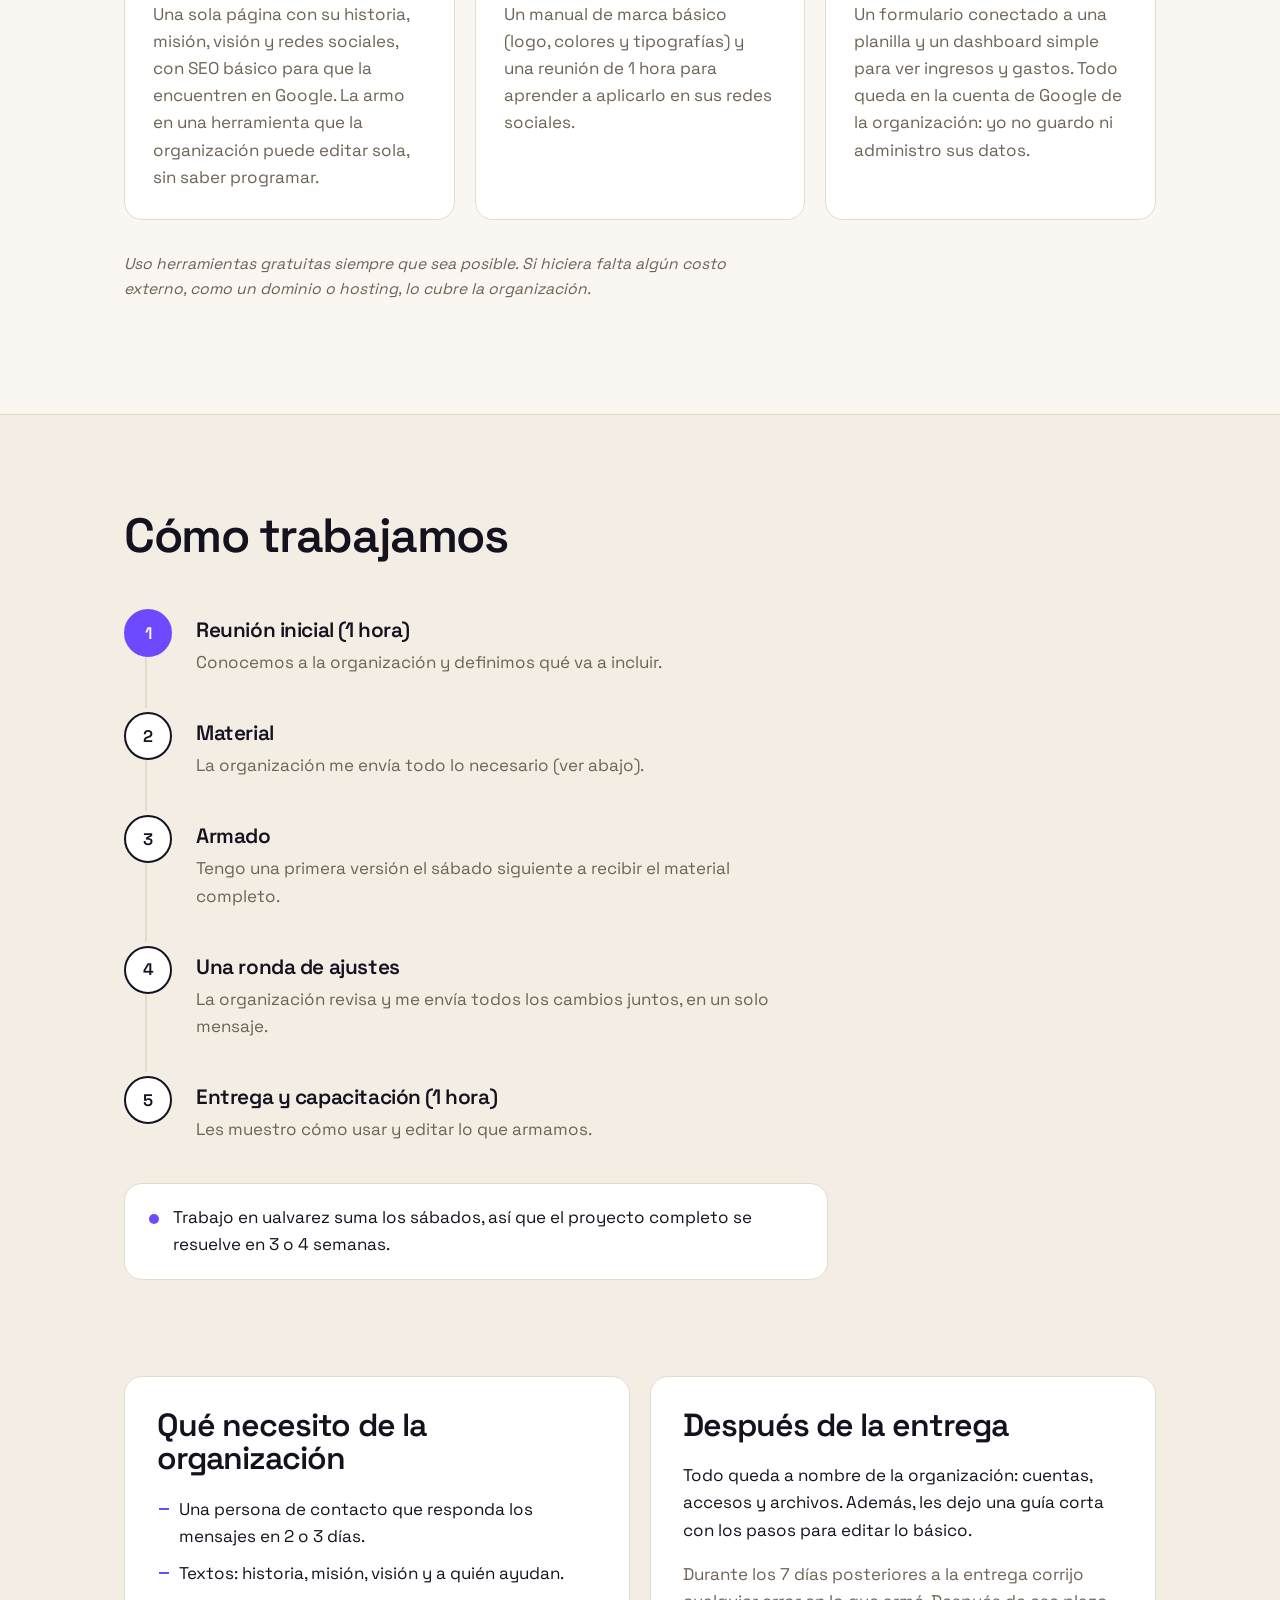
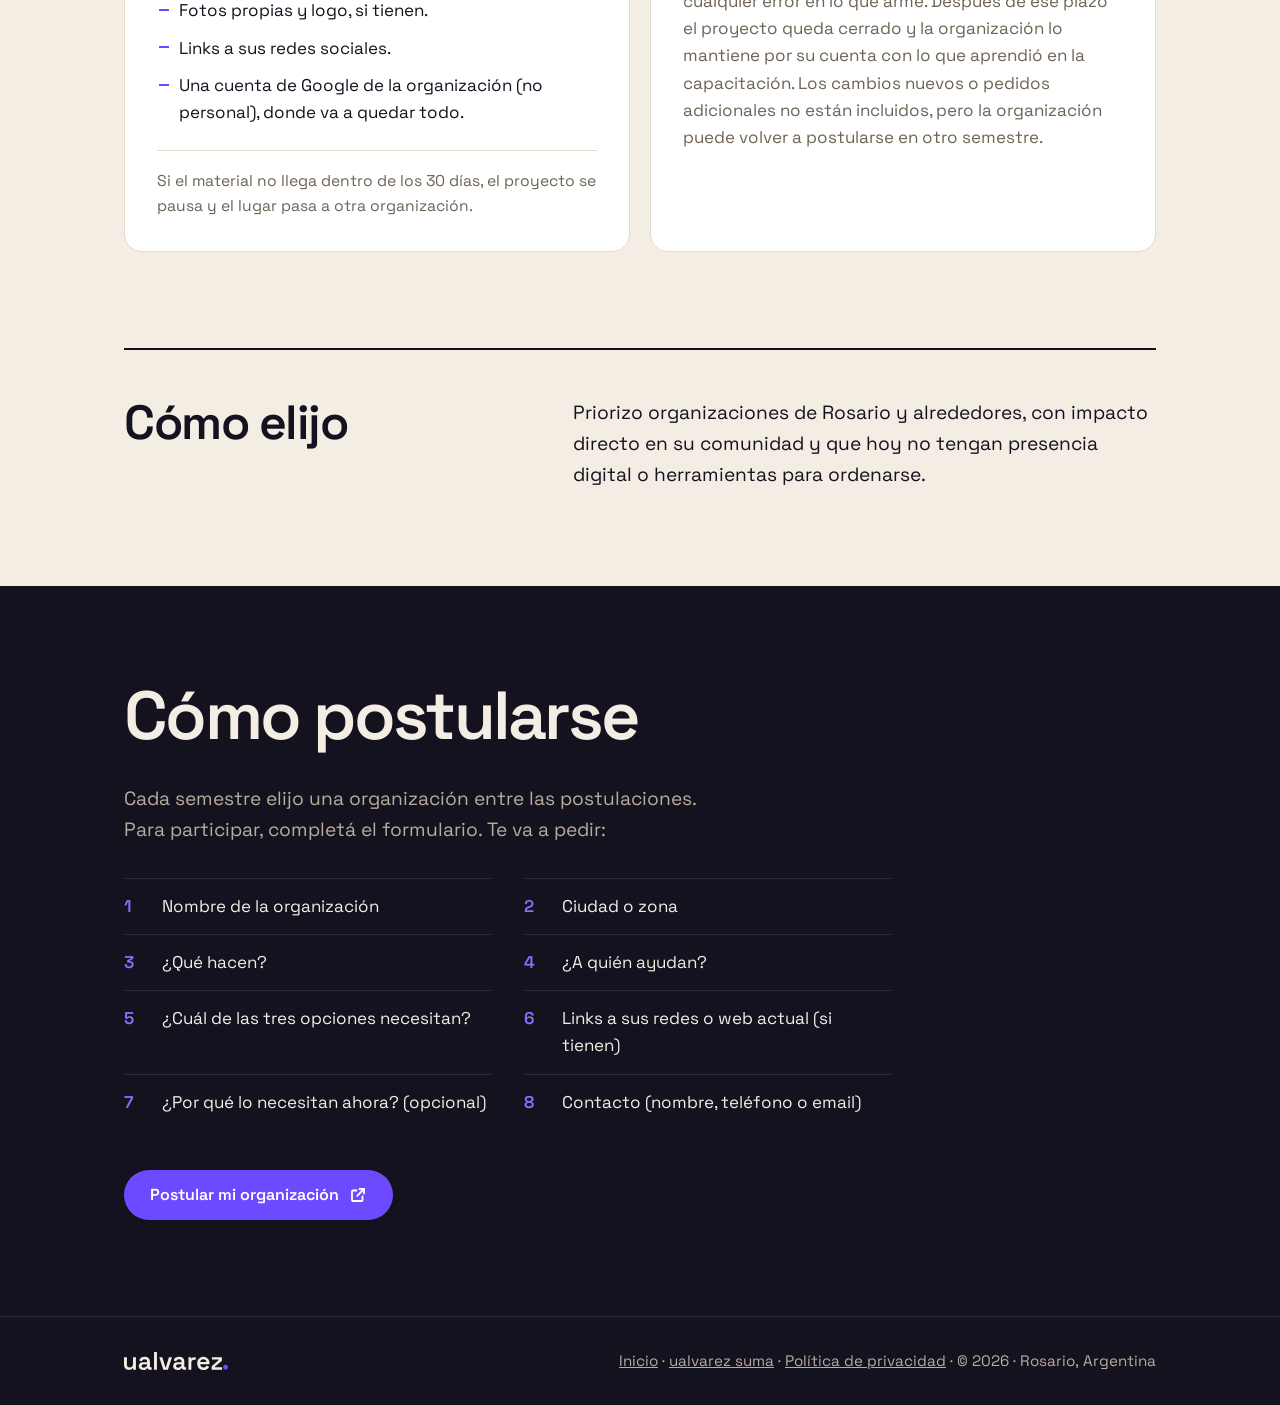
<file: suma/index.html>
<!DOCTYPE html>
<html lang="es-AR">
<head>
  <meta charset="UTF-8">
  <meta name="viewport" content="width=device-width, initial-scale=1.0">
  <title>ualvarez suma | Webs gratis para organizaciones sin fines de lucro</title>
  <meta name="description" content="Cada semestre armo gratis la web, la identidad o el orden de cuentas de una organización sin fines de lucro. Postulá a tu organización.">
  <link rel="canonical" href="https://ualvarez.com.ar/suma/">

  <meta property="og:title" content="ualvarez suma | Webs gratis para organizaciones sin fines de lucro">
  <meta property="og:description" content="Cada semestre armo gratis la web, la identidad o el orden de cuentas de una organización sin fines de lucro. Postulá a tu organización.">
  <meta property="og:type" content="website">
  <meta property="og:url" content="https://ualvarez.com.ar/suma/">
  <meta property="og:image" content="https://ualvarez.com.ar/assets/og.png">
  <meta name="theme-color" content="#F3EDE4">

  <link rel="icon" type="image/svg+xml" href="../assets/marca/favicon.svg">
  <link rel="apple-touch-icon" href="../assets/marca/ua-icono-512.png">

  <link rel="preconnect" href="https://fonts.googleapis.com">
  <link rel="preconnect" href="https://fonts.gstatic.com" crossorigin>
  <link href="https://fonts.googleapis.com/css2?family=Space+Grotesk:wght@400;600&display=swap" rel="stylesheet">

  <style>
    /* Paleta del manual de marca (la misma que index.html) */
    :root {
      --papel: #F3EDE4;
      --papel-2: #FAF7F2;
      --blanco: #FFFFFF;
      --tinta: #15121F;
      --violeta: #6D4AFF;
      --violeta-hover: #5B3BE8;
      --violeta-texto: #5B3BE8;
      --violeta-texto-osc: #8B70FF;
      --tinta-suave: #6E6355;
      --tinta-suave-osc: #B8AC9C;
      --linea: #E4DBCD;
      --linea-osc: #2E2840;
      --fuente: 'Space Grotesk', system-ui, sans-serif;
    }

    * { box-sizing: border-box; }
    html { scroll-behavior: smooth; scroll-padding-top: 80px; }

    body {
      margin: 0;
      background: var(--papel);
      color: var(--tinta);
      font-family: var(--fuente);
      font-weight: 400;
      font-size: 1.0625rem;
      line-height: 1.6;
      -webkit-font-smoothing: antialiased;
    }

    @media (prefers-reduced-motion: reduce) {
      html { scroll-behavior: auto; }
      *, *::before, *::after { animation-duration: 0.01ms !important; animation-iteration-count: 1 !important; animation-delay: 0ms !important; transition-duration: 0.01ms !important; }
    }

    a { color: var(--violeta-texto); }
    p { margin: 0 0 1em; max-width: 38rem; }
    img { display: block; }
    :focus-visible { outline: 3px solid var(--violeta-texto); outline-offset: 3px; border-radius: 4px; }
    .oscuro :focus-visible { outline-color: var(--violeta-texto-osc); }

    .wrap { max-width: 1080px; margin: 0 auto; padding: 0 24px; }
    @media (max-width: 560px) { .wrap { padding: 0 16px; } }

    h1, h2, h3 { font-weight: 600; margin: 0; letter-spacing: -0.03em; }
    h2 { font-size: clamp(2rem, 4.4vw, 3rem); line-height: 1.05; margin-bottom: 0.5em; }
    h3 { font-size: 1.3rem; line-height: 1.2; letter-spacing: -0.02em; }

    .etiqueta {
      display: block; margin: 0 0 18px;
      font-size: .78rem; font-weight: 600; letter-spacing: .14em; text-transform: uppercase;
      color: var(--tinta-suave);
    }
    .oscuro .etiqueta { color: var(--tinta-suave-osc); }

    .boton {
      display: inline-flex; align-items: center; gap: 10px;
      padding: 14px 24px; border-radius: 999px;
      font-family: inherit; font-weight: 600; font-size: 1rem; line-height: 1;
      text-decoration: none; cursor: pointer; border: 2px solid transparent;
      transition: background-color .15s ease, border-color .15s ease, color .15s ease;
    }
    .boton svg { width: 18px; height: 18px; flex: none; }
    .boton-violeta { background: var(--violeta); color: var(--blanco); }
    .boton-violeta:hover { background: var(--violeta-hover); }

    /* Encabezado (igual al del sitio) */
    .encabezado { position: sticky; top: 0; z-index: 50; background: var(--papel); border-bottom: 1px solid var(--linea); }
    .encabezado .wrap { display: flex; align-items: center; justify-content: space-between; gap: 16px; height: 72px; }
    .marca { display: block; padding: 6px 0; }
    .marca img { width: 128px; height: auto; }
    .encabezado nav { display: flex; align-items: center; gap: 28px; }
    .encabezado nav a:not(.boton) { font-size: .95rem; color: var(--tinta-suave); text-decoration: none; }
    .encabezado nav a:not(.boton):hover, .encabezado nav a[aria-current] { color: var(--tinta); }
    .encabezado .boton { padding: 10px 18px; font-size: .92rem; }
    @media (max-width: 760px) { .encabezado nav a:not(.boton) { display: none; } }

    /* Héroe con el monograma "Latido" */
    .heroe { padding: 88px 0 96px; }
    .heroe .wrap { display: grid; grid-template-columns: minmax(0, 7fr) minmax(0, 5fr); gap: 48px; align-items: center; }
    .heroe h1 {
      font-size: clamp(3rem, 8vw, 6rem);
      line-height: .95; letter-spacing: -0.045em; margin-bottom: 36px;
    }
    .heroe h1 span { color: var(--violeta-texto); }
    .pieza {
      background: var(--tinta); border-radius: 24px;
      aspect-ratio: 4 / 5; position: relative; overflow: hidden;
      display: flex; align-items: center; justify-content: center;
    }
    .pieza::before { content: ""; position: absolute; top: 0; right: 0; width: 22%; height: 46%; background: var(--violeta); }
    .ua { position: relative; display: flex; align-items: flex-end; font-size: clamp(110px, 16vw, 170px); }
    .ua svg { width: 1.101em; height: .522em; display: block; }
    .ua .punto {
      display: block; width: .19em; height: .19em; margin: 0 0 .014em .045em;
      border-radius: .095em; background: var(--violeta);
      animation: latir 3.2s ease-in-out .6s 2;
    }
    @keyframes latir {
      0%   { width: .19em;  height: .19em; border-radius: .095em; opacity: 1; }
      12%  { width: .22em;  height: .22em; border-radius: .11em; }
      22%  { width: .19em;  height: .19em; border-radius: .095em; }
      36%  { width: .075em; height: .78em; border-radius: .03em; opacity: 1; }
      46%  { opacity: 1; }
      47%  { opacity: 0; }
      58%  { opacity: 0; }
      59%  { opacity: 1; }
      70%  { opacity: 1; }
      71%  { opacity: 0; }
      80%  { opacity: 0; }
      81%  { width: .075em; height: .78em; border-radius: .03em; opacity: 1; }
      100% { width: .19em;  height: .19em; border-radius: .095em; opacity: 1; }
    }
    @media (max-width: 820px) {
      .heroe { padding: 56px 0 72px; }
      .heroe .wrap { grid-template-columns: 1fr; gap: 40px; }
      .pieza { aspect-ratio: 16 / 10; }
      .pieza::before { width: 14%; height: 52%; }
    }

    section { padding: 96px 0; }
    @media (max-width: 700px) { section { padding: 64px 0; } }
    .intro { font-size: 1.2rem; color: var(--tinta-suave); }
    .nota { font-size: .98rem; color: var(--tinta-suave); font-style: italic; }

    /* Por qué */
    .por-que .grilla { display: grid; grid-template-columns: minmax(0, 5fr) minmax(0, 7fr); gap: 32px; border-top: 2px solid var(--tinta); padding-top: 48px; }
    .por-que p { font-size: 1.2rem; margin: 0; }
    @media (max-width: 760px) { .por-que .grilla { grid-template-columns: 1fr; gap: 8px; } }

    /* Qué ofrezco: tres tarjetas */
    .ofrezco { background: var(--papel-2); border-top: 1px solid var(--linea); border-bottom: 1px solid var(--linea); }
    .opciones { list-style: none; margin: 40px 0 32px; padding: 0; display: grid; grid-template-columns: repeat(3, minmax(0, 1fr)); gap: 20px; counter-reset: opcion; }
    .opcion { background: var(--blanco); border: 1px solid var(--linea); border-radius: 18px; padding: 28px; counter-increment: opcion; position: relative; }
    .opcion::after {
      content: "0" counter(opcion); position: absolute; top: 28px; right: 28px;
      font-size: .78rem; font-weight: 600; letter-spacing: .14em; color: var(--tinta-suave);
    }
    .opcion .icono {
      width: 48px; height: 48px; border-radius: 14px; margin-bottom: 20px;
      display: flex; align-items: center; justify-content: center;
      background: var(--tinta); color: var(--papel);
    }
    .opcion .icono svg { width: 24px; height: 24px; }
    .opcion:first-child .icono { background: var(--violeta); color: var(--blanco); }
    .opcion h3 { margin-bottom: 10px; }
    .opcion p { color: var(--tinta-suave); margin: 0; }
    @media (max-width: 900px) { .opciones { grid-template-columns: 1fr; } .opcion { padding: 24px; } .opcion::after { top: 24px; right: 24px; } }

    /* Cómo trabajamos: línea de tiempo numerada */
    .linea-tiempo { list-style: none; margin: 48px 0 40px; padding: 0; counter-reset: paso; max-width: 44rem; }
    .linea-tiempo li { counter-increment: paso; position: relative; padding: 0 0 36px 72px; }
    .linea-tiempo li::before {
      content: counter(paso); position: absolute; left: 0; top: 0;
      width: 44px; height: 44px; border-radius: 50%;
      display: flex; align-items: center; justify-content: center;
      background: var(--blanco); border: 2px solid var(--tinta);
      font-weight: 600; font-size: 1.05rem;
    }
    .linea-tiempo li::after { /* la línea que une los pasos */
      content: ""; position: absolute; left: 21px; top: 48px; bottom: 4px; width: 2px; background: var(--linea);
    }
    .linea-tiempo li:last-child { padding-bottom: 0; }
    .linea-tiempo li:last-child::after { display: none; }
    .linea-tiempo li:first-child::before { background: var(--violeta); border-color: var(--violeta); color: var(--blanco); }
    .linea-tiempo h3 { padding-top: 9px; margin-bottom: 6px; }
    .linea-tiempo p { color: var(--tinta-suave); margin: 0; }
    @media (max-width: 560px) {
      .linea-tiempo li { padding-left: 60px; }
      .linea-tiempo li::before { width: 40px; height: 40px; }
      .linea-tiempo li::after { left: 19px; top: 44px; }
      .linea-tiempo h3 { padding-top: 7px; }
    }
    .destacado {
      display: flex; gap: 14px; align-items: flex-start; max-width: 44rem;
      padding: 20px 24px; border-radius: 18px; background: var(--blanco); border: 1px solid var(--linea);
    }
    .destacado::before { content: ""; flex: none; width: 10px; height: 10px; margin-top: .55em; border-radius: 50%; background: var(--violeta); }
    .destacado p { margin: 0; }

    /* Dos columnas: necesito / después */
    .detalles { padding-top: 0; }
    .detalles .grilla { display: grid; grid-template-columns: repeat(2, minmax(0, 1fr)); gap: 20px; }
    .bloque { background: var(--blanco); border: 1px solid var(--linea); border-radius: 18px; padding: 32px; }
    .bloque h2 { font-size: clamp(1.6rem, 3vw, 2rem); margin-bottom: 20px; }
    .bloque p:last-child { margin-bottom: 0; }
    .lista { margin: 0 0 24px; padding: 0; list-style: none; }
    .lista li { padding-left: 22px; position: relative; margin-bottom: 10px; }
    .lista li::before { content: ""; position: absolute; left: 2px; top: .7em; width: 10px; height: 2px; background: var(--violeta); }
    .bloque .aclaracion { font-size: .98rem; color: var(--tinta-suave); padding-top: 18px; border-top: 1px solid var(--linea); }
    .bloque p + p { color: var(--tinta-suave); }
    @media (max-width: 800px) { .detalles .grilla { grid-template-columns: 1fr; } .bloque { padding: 24px; } }

    /* Cómo elijo */
    .elijo { padding-top: 0; }
    .elijo .grilla { display: grid; grid-template-columns: minmax(0, 5fr) minmax(0, 7fr); gap: 32px; border-top: 2px solid var(--tinta); padding-top: 48px; }
    .elijo p { font-size: 1.2rem; margin: 0; }
    @media (max-width: 760px) { .elijo .grilla { grid-template-columns: 1fr; gap: 8px; } }

    /* Cómo postularse */
    .postularse { background: var(--tinta); color: var(--papel); }
    .postularse h2 { font-size: clamp(2.4rem, 6vw, 4.25rem); letter-spacing: -0.04em; line-height: 1; }
    .postularse .intro { color: var(--tinta-suave-osc); }
    .preguntas {
      margin: 32px 0 40px; padding: 0; list-style: none; counter-reset: pregunta;
      display: grid; grid-template-columns: repeat(2, minmax(0, 1fr)); gap: 0 32px; max-width: 48rem;
    }
    .preguntas li { counter-increment: pregunta; display: flex; gap: 14px; padding: 14px 0; border-top: 1px solid var(--linea-osc); }
    .preguntas li::before { content: counter(pregunta); flex: none; width: 1.4em; font-weight: 600; color: var(--violeta-texto-osc); }
    @media (max-width: 640px) { .preguntas { grid-template-columns: 1fr; } }

    footer { background: var(--tinta); color: var(--tinta-suave-osc); border-top: 1px solid var(--linea-osc); padding: 32px 0; font-size: .95rem; }
    footer .wrap { display: flex; justify-content: space-between; align-items: center; flex-wrap: wrap; gap: 16px; }
    footer img { width: 104px; height: auto; }
    footer p { margin: 0; }
    footer a { color: var(--tinta-suave-osc); }
    footer a:hover { color: var(--papel); }
  </style>
</head>
<body>

<svg width="0" height="0" style="position:absolute" aria-hidden="true">
  <defs>
    <symbol id="i-abrir" viewBox="0 0 24 24"><g fill="none" stroke="currentColor" stroke-width="2.4" stroke-linecap="round" stroke-linejoin="round"><path d="M14 4h6v6"/><path d="M20 4l-9 9"/><path d="M18 14v5a1 1 0 0 1-1 1H5a1 1 0 0 1-1-1V7a1 1 0 0 1 1-1h5"/></g></symbol>
    <symbol id="i-web" viewBox="0 0 24 24"><g fill="none" stroke="currentColor" stroke-width="2" stroke-linecap="round" stroke-linejoin="round"><rect x="2.5" y="4" width="19" height="16" rx="2"/><path d="M2.5 9h19"/><path d="M6 6.5h.01M9 6.5h.01"/></g></symbol>
    <symbol id="i-paleta" viewBox="0 0 24 24"><g fill="none" stroke="currentColor" stroke-width="2" stroke-linecap="round" stroke-linejoin="round"><path d="M12 2.5a9.5 9.5 0 1 0 0 19c1.4 0 2-1 2-2 0-1.3-1-1.6-1-2.8 0-1 .8-1.7 1.8-1.7H17a4.5 4.5 0 0 0 4.5-4.5c0-4.4-4.3-8-9.5-8z"/><circle cx="7.5" cy="11" r="1"/><circle cx="10.5" cy="7" r="1"/><circle cx="15.5" cy="7.5" r="1"/></g></symbol>
    <symbol id="i-grafico" viewBox="0 0 24 24"><g fill="none" stroke="currentColor" stroke-width="2" stroke-linecap="round" stroke-linejoin="round"><path d="M3 3v18h18"/><path d="M7 15l4-4 3 3 5-6"/></g></symbol>
  </defs>
</svg>

<header class="encabezado">
  <div class="wrap">
    <a href="../" class="marca" aria-label="ualvarez, volver al inicio">
      <img src="../assets/marca/ualvarez-logo.svg" alt="ualvarez" width="128" height="22">
    </a>
    <nav aria-label="Principal">
      <a href="../#servicios">Servicios</a>
      <a href="../#trabajos">Trabajos</a>
      <a href="../#como-trabajo">Cómo trabajo</a>
      <a href="../#sobre-mi">Sobre mí</a>
      <a href="./" aria-current="page">ualvarez suma</a>
      <a href="../#contacto" class="boton boton-violeta">Escribime</a>
    </nav>
  </div>
</header>

<main>
  <section class="heroe">
    <div class="wrap">
      <div>
        <span class="etiqueta">Proyecto social</span>
        <h1>ualvarez <span>suma</span></h1>
        <a class="boton boton-violeta" href="[PEGAR_LINK_GOOGLE_FORM]" target="_blank" rel="noopener noreferrer">
          Postular mi organización<svg aria-hidden="true"><use href="#i-abrir"/></svg>
        </a>
      </div>
      <div class="pieza" aria-hidden="true">
        <div class="ua">
          <svg viewBox="6.9 49.2 110.1 52.2"><path fill="#F3EDE4" d="M26.20 100.80L26.20 100.80Q20.50 100.800 16.10 98.25Q11.70 95.70 9.30 91.05Q6.90 86.40 6.90 80.20L6.90 80.20L6.90 50.60L18.30 50.60L18.30 79.30Q18.30 85.30 21.25 88.20Q24.20 91.10 29.60 91.10L29.60 91.10Q35.70 91.10 39.25 87.10Q42.80 83.10 42.80 75.60L42.80 75.60L42.80 50.60L54.20 50.60L54.20 100L43 100L43 93.10L41.30 93.10Q40 95.80 36.55 98.30Q33.10 100.80 26.20 100.80ZM84.10 101.40L84.10 101.40Q78.90 101.40 74.70 99.55Q70.50 97.70 68.05 94.20Q65.60 90.70 65.60 85.60L65.60 85.60Q65.60 80.600 68.050 77.20Q70.50 73.80 74.80 72.05Q79.10 70.30 84.60 70.30L84.60 70.30L98.90 70.30L98.90 67.30Q98.90 63.40 96.50 60.95Q94.10 58.50 89 58.50L89 58.50Q84 58.50 81.45 60.85Q78.90 63.20 78.10 66.90L78.10 66.90L67.50 63.40Q68.70 59.50 71.35 56.30Q74 53.10 78.40 51.15Q82.80 49.20 89.20 49.20L89.20 49.20Q98.90 49.20 104.45 54.05Q110 58.90 110 68.10L110 68.10L110 87.50Q110 90.50 112.80 90.50L112.80 90.50L117 90.50L117 100L108.90 100Q105.30 100 103 98.20Q100.70 96.40 100.70 93.30L100.70 93.30L100.70 93.10L99 93.10Q98.40 94.50 96.90 96.50Q95.40 98.50 92.350 99.95Q89.30 101.40 84.10 101.40ZM86 92L86 92Q91.70 92 95.30 88.75Q98.90 85.50 98.90 80L98.90 80L98.90 79L85.30 79Q81.600 79 79.30 80.60Q77 82.20 77 85.30L77 85.30Q77 88.30 79.40 90.150Q81.80 92 86 92Z"/></svg>
          <span class="punto"></span>
        </div>
      </div>
    </div>
  </section>

  <section class="por-que" id="por-que">
    <div class="wrap"><div class="grilla">
      <div>
        <h2>Por qué</h2>
      </div>
      <div>
        <p>Desde chico participé en voluntariados y siempre creí que lo que uno sabe hacer vale más cuando se comparte. Por eso nace ualvarez suma: cada semestre elijo una organización sin fines de lucro, como un comedor, un merendero o un hogar de ancianos, y le armo gratis su página web o una herramienta simple para ordenar sus cuentas. Porque todos merecen estar presentes y organizados, no solo quienes pueden pagarlo.</p>
      </div>
    </div></div>
  </section>

  <section class="ofrezco" id="que-ofrezco">
    <div class="wrap">
      <h2>Qué ofrezco</h2>
      <p class="intro">Cada organización elige <strong>una</strong> de estas opciones:</p>
      <ol class="opciones">
        <li class="opcion">
          <span class="icono" aria-hidden="true"><svg><use href="#i-web"/></svg></span>
          <h3>Web sencilla</h3>
          <p>Una sola página con su historia, misión, visión y redes sociales, con SEO básico para que la encuentren en Google. La armo en una herramienta que la organización puede editar sola, sin saber programar.</p>
        </li>
        <li class="opcion">
          <span class="icono" aria-hidden="true"><svg><use href="#i-paleta"/></svg></span>
          <h3>Identidad y redes</h3>
          <p>Un manual de marca básico (logo, colores y tipografías) y una reunión de 1 hora para aprender a aplicarlo en sus redes sociales.</p>
        </li>
        <li class="opcion">
          <span class="icono" aria-hidden="true"><svg><use href="#i-grafico"/></svg></span>
          <h3>Orden de cuentas</h3>
          <p>Un formulario conectado a una planilla y un dashboard simple para ver ingresos y gastos. Todo queda en la cuenta de Google de la organización: yo no guardo ni administro sus datos.</p>
        </li>
      </ol>
      <p class="nota">Uso herramientas gratuitas siempre que sea posible. Si hiciera falta algún costo externo, como un dominio o hosting, lo cubre la organización.</p>
    </div>
  </section>

  <section id="como-trabajamos">
    <div class="wrap">
      <h2>Cómo trabajamos</h2>
      <ol class="linea-tiempo">
        <li>
          <h3>Reunión inicial (1 hora)</h3>
          <p>Conocemos a la organización y definimos qué va a incluir.</p>
        </li>
        <li>
          <h3>Material</h3>
          <p>La organización me envía todo lo necesario (ver abajo).</p>
        </li>
        <li>
          <h3>Armado</h3>
          <p>Tengo una primera versión el sábado siguiente a recibir el material completo.</p>
        </li>
        <li>
          <h3>Una ronda de ajustes</h3>
          <p>La organización revisa y me envía todos los cambios juntos, en un solo mensaje.</p>
        </li>
        <li>
          <h3>Entrega y capacitación (1 hora)</h3>
          <p>Les muestro cómo usar y editar lo que armamos.</p>
        </li>
      </ol>
      <div class="destacado">
        <p>Trabajo en ualvarez suma los sábados, así que el proyecto completo se resuelve en 3 o 4 semanas.</p>
      </div>
    </div>
  </section>

  <section class="detalles">
    <div class="wrap"><div class="grilla">
      <div class="bloque" id="que-necesito">
        <h2>Qué necesito de la organización</h2>
        <ul class="lista">
          <li>Una persona de contacto que responda los mensajes en 2 o 3 días.</li>
          <li>Textos: historia, misión, visión y a quién ayudan.</li>
          <li>Fotos propias y logo, si tienen.</li>
          <li>Links a sus redes sociales.</li>
          <li>Una cuenta de Google de la organización (no personal), donde va a quedar todo.</li>
        </ul>
        <p class="aclaracion">Si el material no llega dentro de los 30 días, el proyecto se pausa y el lugar pasa a otra organización.</p>
      </div>
      <div class="bloque" id="despues-de-la-entrega">
        <h2>Después de la entrega</h2>
        <p>Todo queda a nombre de la organización: cuentas, accesos y archivos. Además, les dejo una guía corta con los pasos para editar lo básico.</p>
        <p>Durante los 7 días posteriores a la entrega corrijo cualquier error en lo que armé. Después de ese plazo el proyecto queda cerrado y la organización lo mantiene por su cuenta con lo que aprendió en la capacitación. Los cambios nuevos o pedidos adicionales no están incluidos, pero la organización puede volver a postularse en otro semestre.</p>
      </div>
    </div></div>
  </section>

  <section class="elijo" id="como-elijo">
    <div class="wrap"><div class="grilla">
      <div>
        <h2>Cómo elijo</h2>
      </div>
      <div>
        <p>Priorizo organizaciones de Rosario y alrededores, con impacto directo en su comunidad y que hoy no tengan presencia digital o herramientas para ordenarse.</p>
      </div>
    </div></div>
  </section>

  <section class="postularse oscuro" id="postularse">
    <div class="wrap">
      <h2>Cómo postularse</h2>
      <p class="intro">Cada semestre elijo una organización entre las postulaciones. Para participar, completá el formulario. Te va a pedir:</p>
      <ol class="preguntas">
        <li>Nombre de la organización</li>
        <li>Ciudad o zona</li>
        <li>¿Qué hacen?</li>
        <li>¿A quién ayudan?</li>
        <li>¿Cuál de las tres opciones necesitan?</li>
        <li>Links a sus redes o web actual (si tienen)</li>
        <li>¿Por qué lo necesitan ahora? (opcional)</li>
        <li>Contacto (nombre, teléfono o email)</li>
      </ol>
      <a class="boton boton-violeta" href="[PEGAR_LINK_GOOGLE_FORM]" target="_blank" rel="noopener noreferrer">
        Postular mi organización<svg aria-hidden="true"><use href="#i-abrir"/></svg>
      </a>
    </div>
  </section>
</main>

<footer class="oscuro">
  <div class="wrap">
    <img src="../assets/marca/ualvarez-logo-claro.svg" alt="ualvarez" width="104" height="18">
    <p><a href="../">Inicio</a> · <a href="./">ualvarez suma</a> · <a href="../privacidad.html">Política de privacidad</a> · © 2026 · Rosario, Argentina</p>
  </div>
</footer>

</body>
</html>
</file>
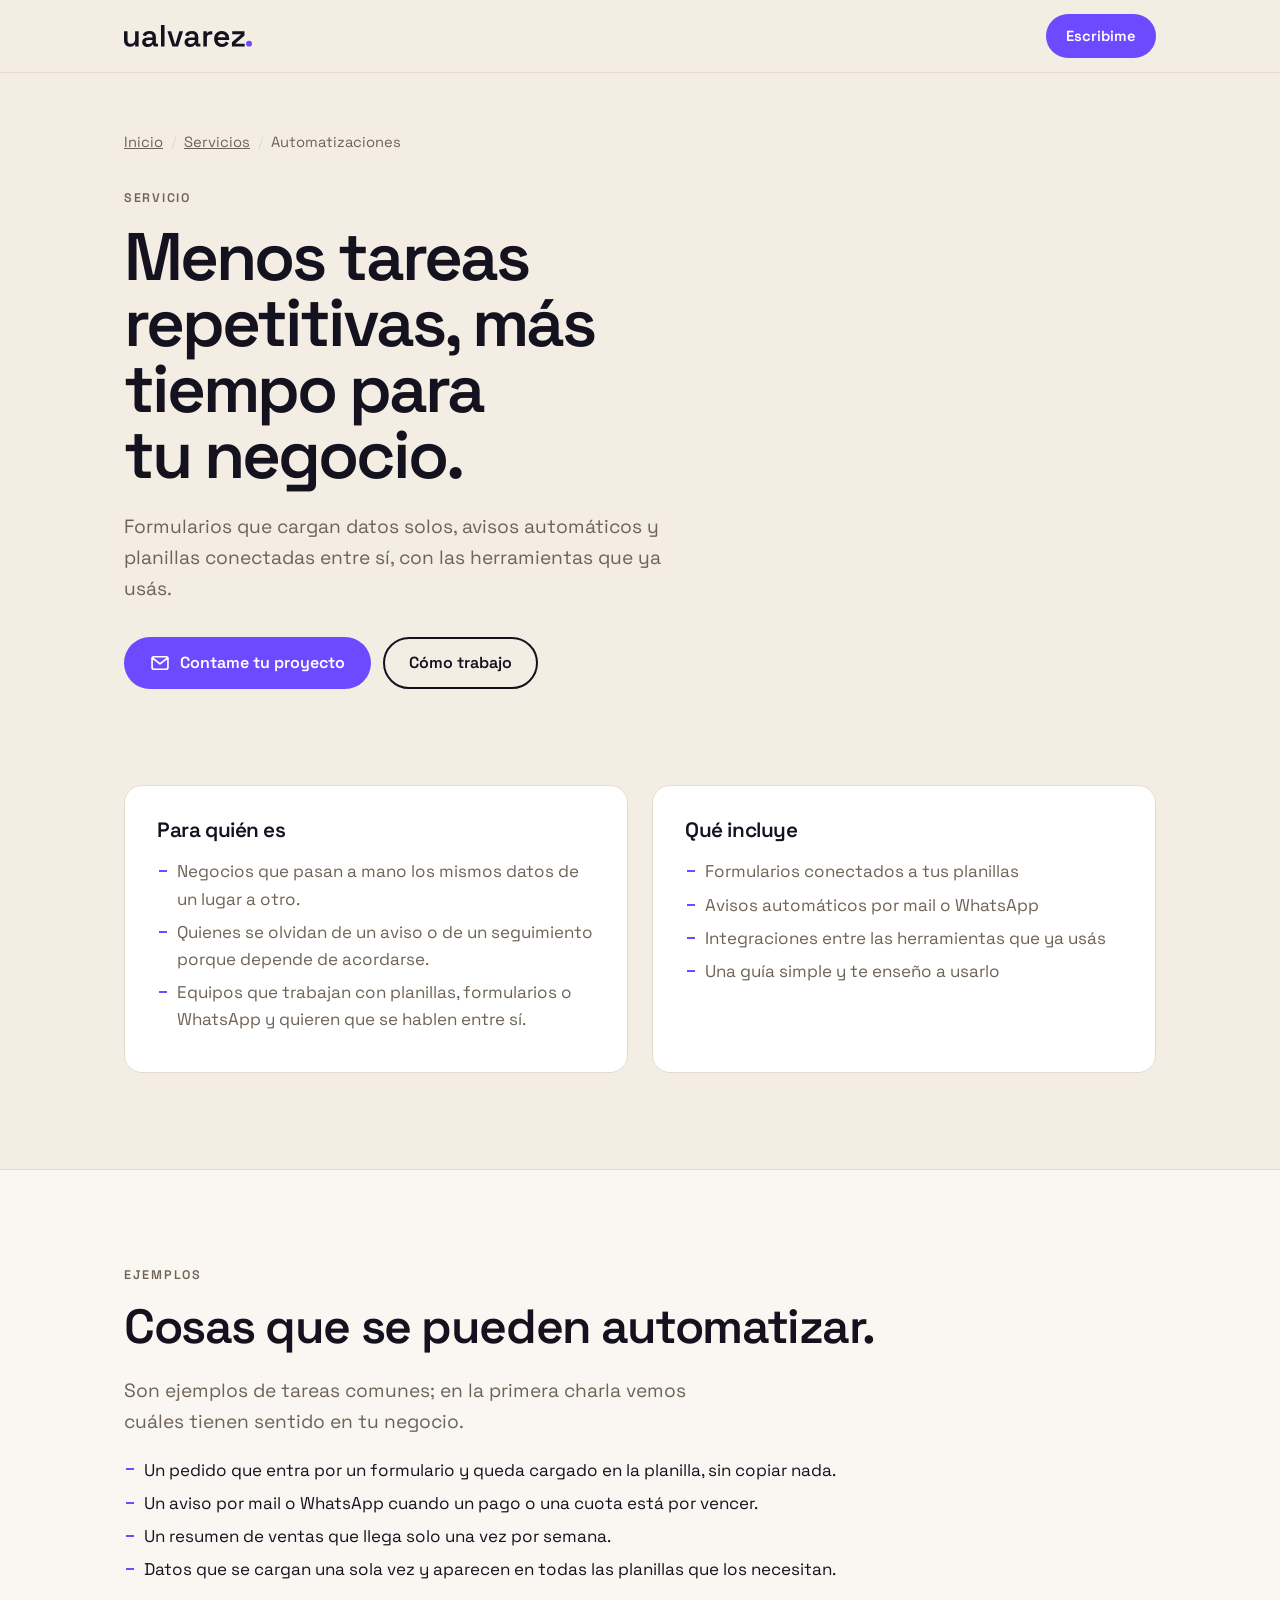
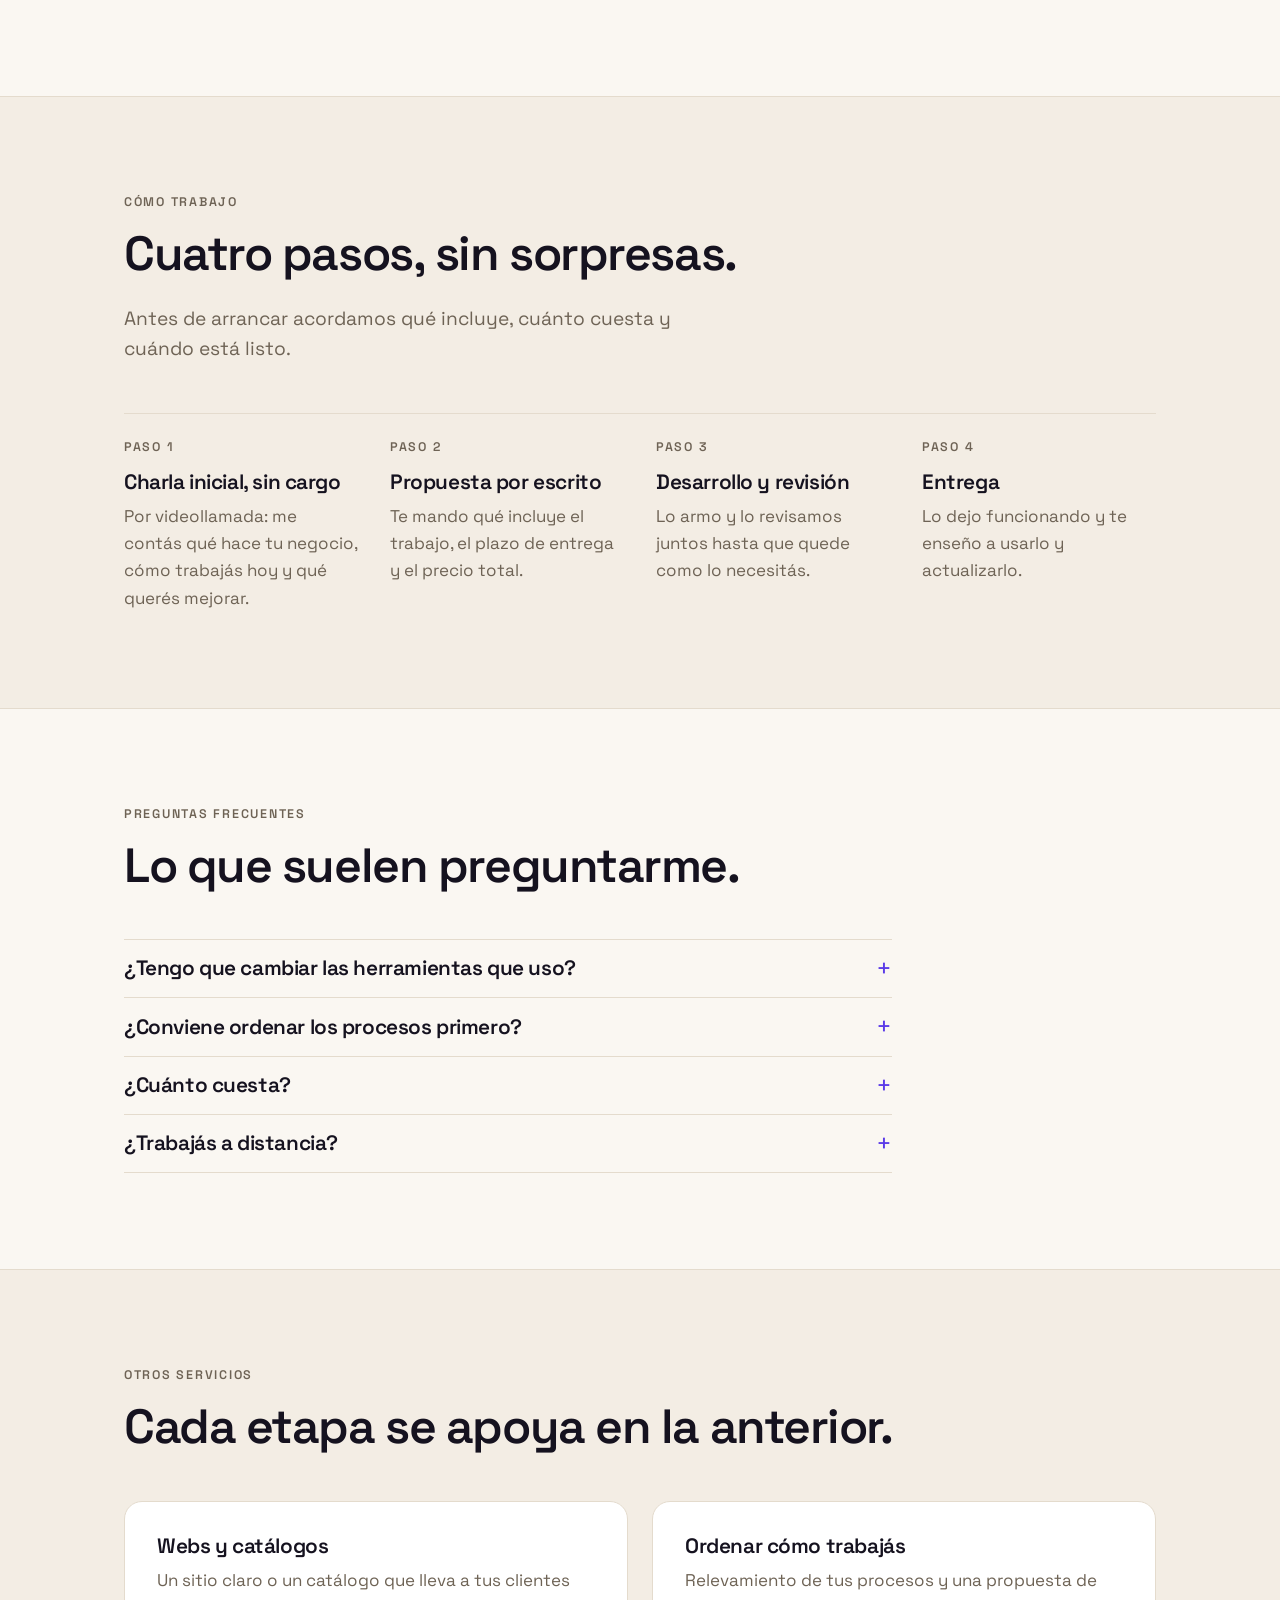
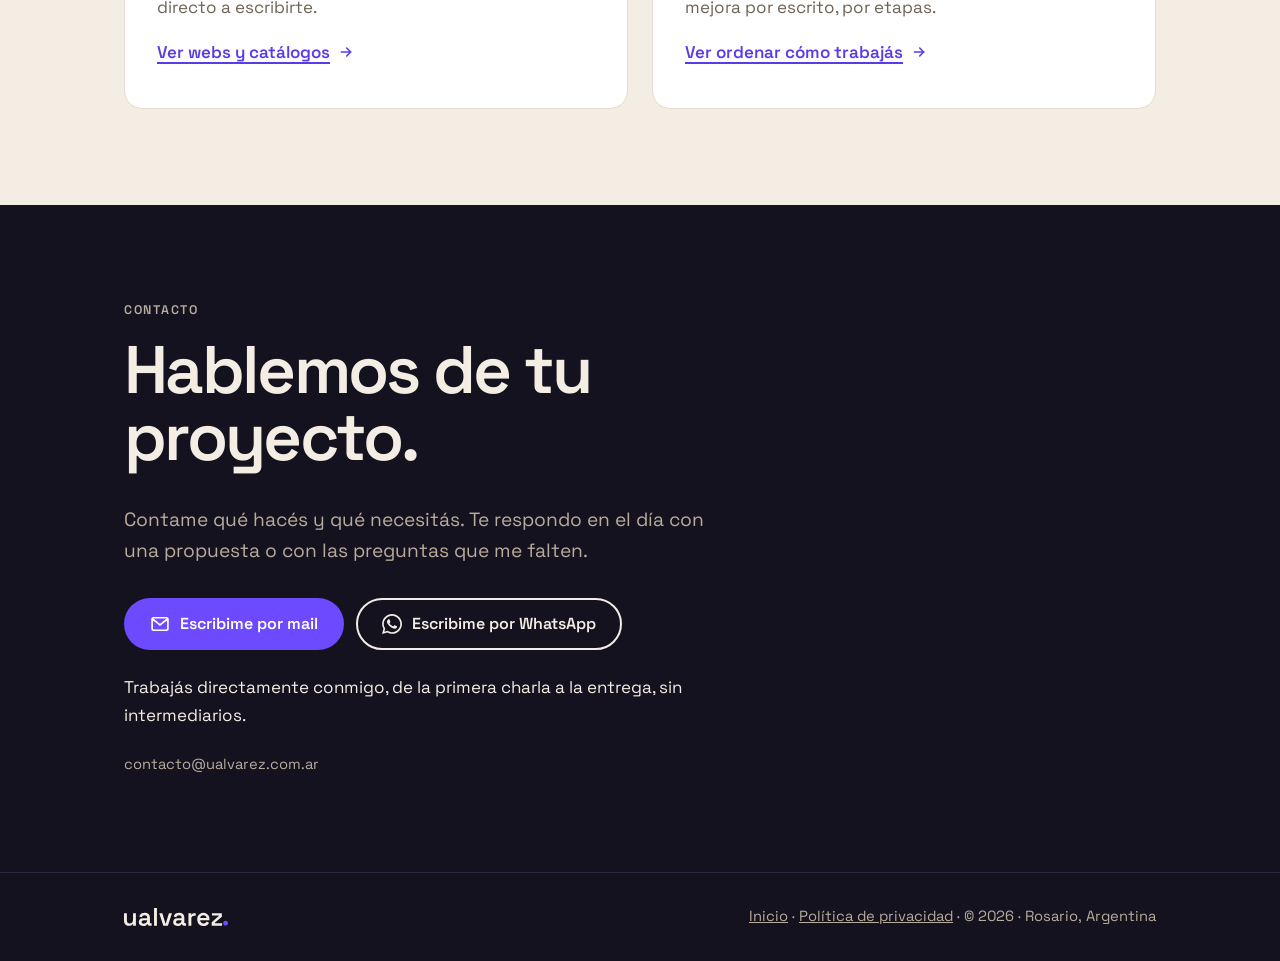
<file: automatizaciones.html>
<!DOCTYPE html>
<html lang="es-AR">
<head>
  <meta charset="UTF-8">
  <meta name="viewport" content="width=device-width, initial-scale=1.0">
  <title>Automatizaciones para negocios: formularios, planillas y avisos | ualvarez</title>
  <meta name="description" content="Formularios que cargan datos solos, avisos automáticos por mail o WhatsApp y planillas conectadas entre sí, con las herramientas que ya usás. Precio y plazo cerrados antes de empezar. 100 % a distancia, para toda Argentina.">
  <link rel="canonical" href="https://www.ualvarez.com.ar/automatizaciones">

  <meta property="og:title" content="Automatizaciones para negocios: formularios, planillas y avisos | ualvarez">
  <meta property="og:description" content="Formularios que cargan datos solos, avisos automáticos por mail o WhatsApp y planillas conectadas entre sí, con las herramientas que ya usás. Precio y plazo cerrados antes de empezar. 100 % a distancia, para toda Argentina.">
  <meta property="og:type" content="website">
  <meta property="og:url" content="https://www.ualvarez.com.ar/automatizaciones">
  <meta property="og:site_name" content="ualvarez">
  <meta property="og:locale" content="es_AR">
  <meta property="og:image" content="https://www.ualvarez.com.ar/assets/og.png">
  <meta property="og:image:width" content="1200">
  <meta property="og:image:height" content="630">
  <meta property="og:image:alt" content="Logo de ualvarez en tinta sobre fondo crema, con el punto y una franja en violeta">
  <meta name="twitter:card" content="summary_large_image">
  <meta name="theme-color" content="#F3EDE4">

  <link rel="icon" type="image/svg+xml" href="./assets/marca/favicon.svg">
  <link rel="apple-touch-icon" href="./assets/marca/ua-icono-512.png">

  <link rel="preconnect" href="https://fonts.googleapis.com">
  <link rel="preconnect" href="https://fonts.gstatic.com" crossorigin>
  <link href="https://fonts.googleapis.com/css2?family=Space+Grotesk:wght@400;600&display=swap" rel="stylesheet">

  <link rel="stylesheet" href="./assets/css/base.css">
  <link rel="stylesheet" href="./assets/css/servicio.css">

  <!-- Datos estructurados: el servicio y la ruta de navegación. Es un bloque de datos, no un script. -->
  <script type="application/ld+json">
[
  {
    "@context": "https://schema.org",
    "@type": "Service",
    "name": "Automatizaciones",
    "description": "Formularios que cargan datos solos, avisos automáticos por mail o WhatsApp y planillas conectadas entre sí, con las herramientas que ya usás. Precio y plazo cerrados antes de empezar. 100 % a distancia, para toda Argentina.",
    "url": "https://www.ualvarez.com.ar/automatizaciones",
    "provider": {
      "@type": "ProfessionalService",
      "@id": "https://www.ualvarez.com.ar/#negocio",
      "name": "ualvarez",
      "url": "https://www.ualvarez.com.ar/"
    },
    "areaServed": {
      "@type": "Country",
      "name": "Argentina"
    }
  },
  {
    "@context": "https://schema.org",
    "@type": "BreadcrumbList",
    "itemListElement": [
      {
        "@type": "ListItem",
        "position": 1,
        "name": "Inicio",
        "item": "https://www.ualvarez.com.ar/"
      },
      {
        "@type": "ListItem",
        "position": 2,
        "name": "Servicios",
        "item": "https://www.ualvarez.com.ar/#servicios"
      },
      {
        "@type": "ListItem",
        "position": 3,
        "name": "Automatizaciones",
        "item": "https://www.ualvarez.com.ar/automatizaciones"
      }
    ]
  }
]
  </script>
</head>
<body>
<a class="saltar" href="#contenido">Saltar al contenido</a>

<header class="encabezado">
  <div class="wrap">
    <a href="./" class="marca" aria-label="ualvarez, volver al inicio">
      <img src="./assets/marca/ualvarez-logo.svg" alt="ualvarez" width="128" height="22">
    </a>
    <a href="./#contacto" class="boton boton-principal boton-chico">Escribime</a>
  </div>
</header>

<main id="contenido">
  <section class="servicio-heroe">
    <div class="wrap">
      <nav class="migas" aria-label="Ruta de navegación">
        <ol>
          <li><a href="./">Inicio</a></li>
          <li><a href="./#servicios">Servicios</a></li>
          <li><span aria-current="page">Automatizaciones</span></li>
        </ol>
      </nav>
      <span class="etiqueta">Servicio</span>
      <h1>Menos tareas repetitivas, más tiempo para tu negocio.</h1>
      <p class="intro">Formularios que cargan datos solos, avisos automáticos y planillas conectadas entre sí, con las herramientas que ya usás.</p>
      <div class="acciones">
        <a class="boton boton-principal" href="mailto:contacto@ualvarez.com.ar?subject=Consulta%20por%20automatizaciones&amp;body=Mi%20negocio%20es%3A%20%0A%0ALo%20que%20necesito%3A%20%0A%0AC%C3%B3mo%20me%20contact%C3%A1s%3A%20"><svg aria-hidden="true" viewBox="0 0 24 24"><g fill="none" stroke="currentColor" stroke-width="2" stroke-linecap="round" stroke-linejoin="round"><rect x="2.5" y="4.5" width="19" height="15" rx="2"/><path d="M3 6l9 7 9-7"/></g></svg>Contame tu proyecto</a>
        <a class="boton boton-secundario" href="#como-trabajo">Cómo trabajo</a>
      </div>
    </div>
  </section>

  <section class="sin-borde-arriba">
    <div class="wrap">
      <div class="dos-columnas">
        <div>
          <h2>Para quién es</h2>
          <ul class="guiones">
            <li>Negocios que pasan a mano los mismos datos de un lugar a otro.</li>
            <li>Quienes se olvidan de un aviso o de un seguimiento porque depende de acordarse.</li>
            <li>Equipos que trabajan con planillas, formularios o WhatsApp y quieren que se hablen entre sí.</li>
          </ul>
        </div>
        <div>
          <h2>Qué incluye</h2>
          <ul class="guiones">
            <li>Formularios conectados a tus planillas</li>
            <li>Avisos automáticos por mail o WhatsApp</li>
            <li>Integraciones entre las herramientas que ya usás</li>
            <li>Una guía simple y te enseño a usarlo</li>
          </ul>
        </div>
      </div>
    </div>
  </section>

  <section class="seccion-clara">
    <div class="wrap">
      <span class="etiqueta">Ejemplos</span>
      <h2>Cosas que se pueden automatizar.</h2>
      <p class="intro">Son ejemplos de tareas comunes; en la primera charla vemos cuáles tienen sentido en tu negocio.</p>
      <ul class="guiones">
        <li>Un pedido que entra por un formulario y queda cargado en la planilla, sin copiar nada.</li>
        <li>Un aviso por mail o WhatsApp cuando un pago o una cuota está por vencer.</li>
        <li>Un resumen de ventas que llega solo una vez por semana.</li>
        <li>Datos que se cargan una sola vez y aparecen en todas las planillas que los necesitan.</li>
      </ul>
    </div>
  </section>

  <section id="como-trabajo">
    <div class="wrap">
      <span class="etiqueta">Cómo trabajo</span>
      <h2>Cuatro pasos, sin sorpresas.</h2>
      <p class="intro">Antes de arrancar acordamos qué incluye, cuánto cuesta y cuándo está listo.</p>
      <ol class="pasos">
        <li>
          <span class="etiqueta">Paso 1</span>
          <h3>Charla inicial, sin cargo</h3>
          <p>Por videollamada: me contás qué hace tu negocio, cómo trabajás hoy y qué querés mejorar.</p>
        </li>
        <li>
          <span class="etiqueta">Paso 2</span>
          <h3>Propuesta por escrito</h3>
          <p>Te mando qué incluye el trabajo, el plazo de entrega y el precio total.</p>
        </li>
        <li>
          <span class="etiqueta">Paso 3</span>
          <h3>Desarrollo y revisión</h3>
          <p>Lo armo y lo revisamos juntos hasta que quede como lo necesitás.</p>
        </li>
        <li>
          <span class="etiqueta">Paso 4</span>
          <h3>Entrega</h3>
          <p>Lo dejo funcionando y te enseño a usarlo y actualizarlo.</p>
        </li>
      </ol>
    </div>
  </section>

  <section class="seccion-clara">
    <div class="wrap">
      <span class="etiqueta">Preguntas frecuentes</span>
      <h2>Lo que suelen preguntarme.</h2>
      <div class="preguntas">
        <details>
          <summary>¿Tengo que cambiar las herramientas que uso?</summary>
          <p>No necesariamente: la idea es conectar las que ya usás. Si hace falta sumar algo, te lo explico en la propuesta antes de empezar.</p>
        </details>
        <details>
          <summary>¿Conviene ordenar los procesos primero?</summary>
          <p>Muchas veces sí: automatizar un proceso desordenado solo hace más rápido el desorden. Por eso trabajo por etapas y cada una se apoya en la anterior. Mirá el servicio de <a href="./ordenar-procesos.html">ordenar cómo trabajás</a>.</p>
        </details>
        <details>
          <summary>¿Cuánto cuesta?</summary>
          <p>Depende de cuántas tareas haya que automatizar y de qué herramientas uses. Después de la primera charla, que no tiene cargo, te mando una propuesta por escrito con el precio total y el plazo. Sin costos ocultos.</p>
        </details>
        <details>
          <summary>¿Trabajás a distancia?</summary>
          <p>Sí, 100 % a distancia. Trabajo desde Rosario para negocios de toda Argentina: la charla, las revisiones y la entrega se hacen por videollamada, y el resto lo coordinamos por mail o WhatsApp.</p>
        </details>
      </div>
    </div>
  </section>

  <section>
    <div class="wrap">
      <span class="etiqueta">Otros servicios</span>
      <h2>Cada etapa se apoya en la anterior.</h2>
      <ul class="otros">
        <li>
          <h3>Webs y catálogos</h3>
          <p>Un sitio claro o un catálogo que lleva a tus clientes directo a escribirte.</p>
          <a class="ver" href="./webs-y-catalogos.html">Ver webs y catálogos<svg aria-hidden="true" viewBox="0 0 24 24"><g fill="none" stroke="currentColor" stroke-width="2.4" stroke-linecap="round" stroke-linejoin="round"><path d="M5 12h14"/><path d="M13 6l6 6-6 6"/></g></svg></a>
        </li>
        <li>
          <h3>Ordenar cómo trabajás</h3>
          <p>Relevamiento de tus procesos y una propuesta de mejora por escrito, por etapas.</p>
          <a class="ver" href="./ordenar-procesos.html">Ver ordenar cómo trabajás<svg aria-hidden="true" viewBox="0 0 24 24"><g fill="none" stroke="currentColor" stroke-width="2.4" stroke-linecap="round" stroke-linejoin="round"><path d="M5 12h14"/><path d="M13 6l6 6-6 6"/></g></svg></a>
        </li>
      </ul>
    </div>
  </section>

  <section class="contacto oscuro">
    <div class="wrap">
      <span class="etiqueta">Contacto</span>
      <h2>Hablemos de tu proyecto.</h2>
      <p class="intro">Contame qué hacés y qué necesitás. Te respondo en el día con una propuesta o con las preguntas que me falten.</p>
      <div class="acciones">
        <a class="boton boton-principal" href="mailto:contacto@ualvarez.com.ar?subject=Consulta%20por%20automatizaciones&amp;body=Mi%20negocio%20es%3A%20%0A%0ALo%20que%20necesito%3A%20%0A%0AC%C3%B3mo%20me%20contact%C3%A1s%3A%20"><svg aria-hidden="true" viewBox="0 0 24 24"><g fill="none" stroke="currentColor" stroke-width="2" stroke-linecap="round" stroke-linejoin="round"><rect x="2.5" y="4.5" width="19" height="15" rx="2"/><path d="M3 6l9 7 9-7"/></g></svg>Escribime por mail</a>
        <a class="boton boton-secundario" href="https://wa.me/5493412507273?text=Hola%20Uriel%2C%20quiero%20hacer%20una%20consulta%20por%20automatizaciones." target="_blank" rel="noopener noreferrer"><svg aria-hidden="true" viewBox="0 0 24 24"><path fill="currentColor" d="M.057 24l1.687-6.163c-1.041-1.804-1.588-3.849-1.587-5.946.003-6.556 5.338-11.891 11.893-11.891 3.181.001 6.167 1.24 8.413 3.488 2.245 2.248 3.481 5.236 3.48 8.414-.003 6.557-5.338 11.892-11.893 11.892-1.99-.001-3.951-.5-5.688-1.448l-6.305 1.654zm6.597-3.807c1.676.995 3.276 1.591 5.392 1.592 5.448 0 9.886-4.434 9.889-9.885.002-5.462-4.415-9.89-9.881-9.892-5.452 0-9.887 4.434-9.889 9.884-.001 2.225.651 3.891 1.746 5.634l-.999 3.648 3.742-.981zm11.387-5.464c-.074-.124-.272-.198-.57-.347-.297-.149-1.758-.868-2.031-.967-.272-.099-.47-.149-.669.149-.198.297-.768.967-.941 1.165-.173.198-.347.223-.644.074-.297-.149-1.255-.462-2.39-1.475-.883-.788-1.48-1.761-1.653-2.059-.173-.297-.018-.458.13-.606.134-.133.297-.347.446-.521.151-.172.2-.296.3-.495.099-.198.05-.372-.025-.521-.075-.148-.669-1.611-.916-2.206-.242-.579-.487-.501-.669-.51l-.57-.01c-.198 0-.52.074-.792.372s-1.04 1.016-1.04 2.479 1.065 2.876 1.213 3.074c.149.198 2.095 3.2 5.076 4.487.709.306 1.263.489 1.694.626.712.226 1.36.194 1.872.118.571-.085 1.758-.719 2.006-1.413.248-.695.248-1.29.173-1.414z"/></svg>Escribime por WhatsApp<span class="oculto"> (se abre en otra pestaña)</span></a>
      </div>
      <p class="directo">Trabajás directamente conmigo, de la primera charla a la entrega, sin intermediarios.</p>
      <p class="email">contacto@ualvarez.com.ar</p>
    </div>
  </section>
</main>

<footer class="oscuro">
  <div class="wrap">
    <img src="./assets/marca/ualvarez-logo-claro.svg" alt="ualvarez" width="104" height="18">
    <p><a href="./">Inicio</a> · <a href="./privacidad.html">Política de privacidad</a> · © 2026 · Rosario, Argentina</p>
  </div>
</footer>

</body>
</html>
</file>
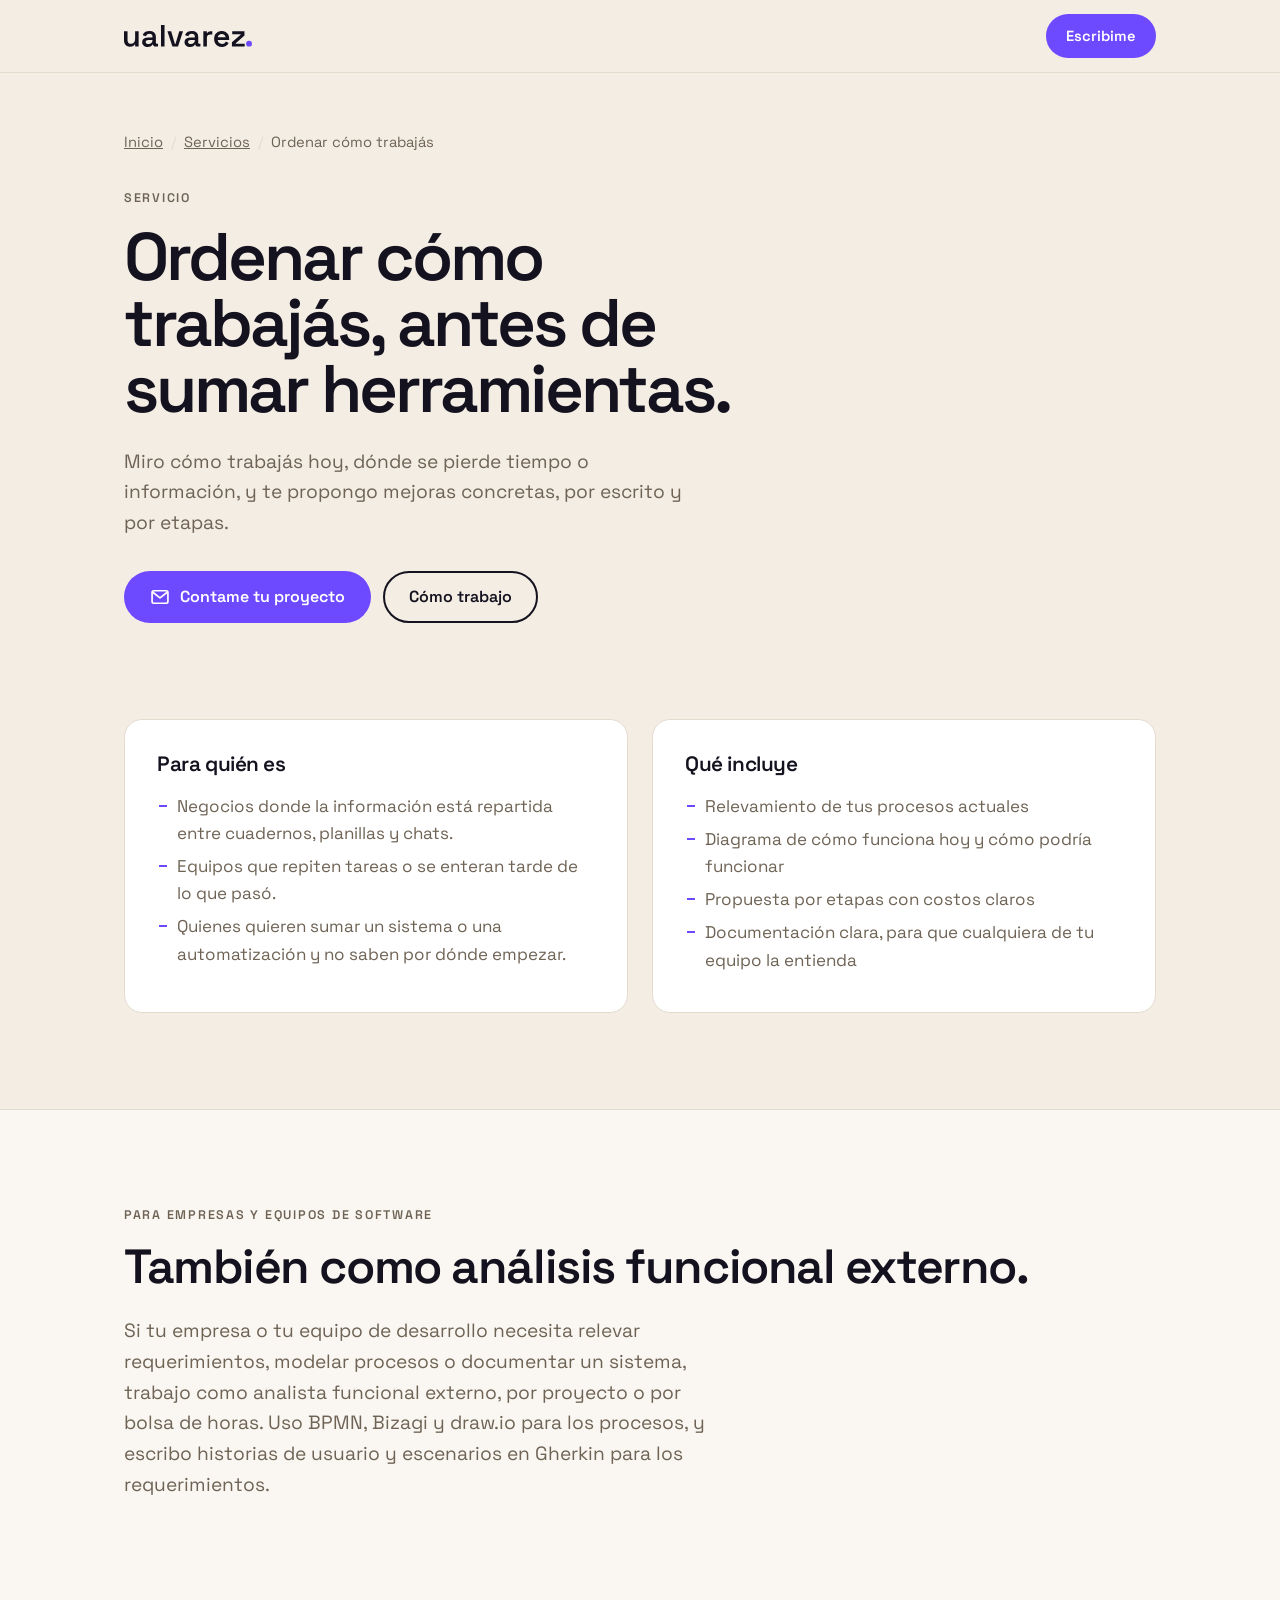
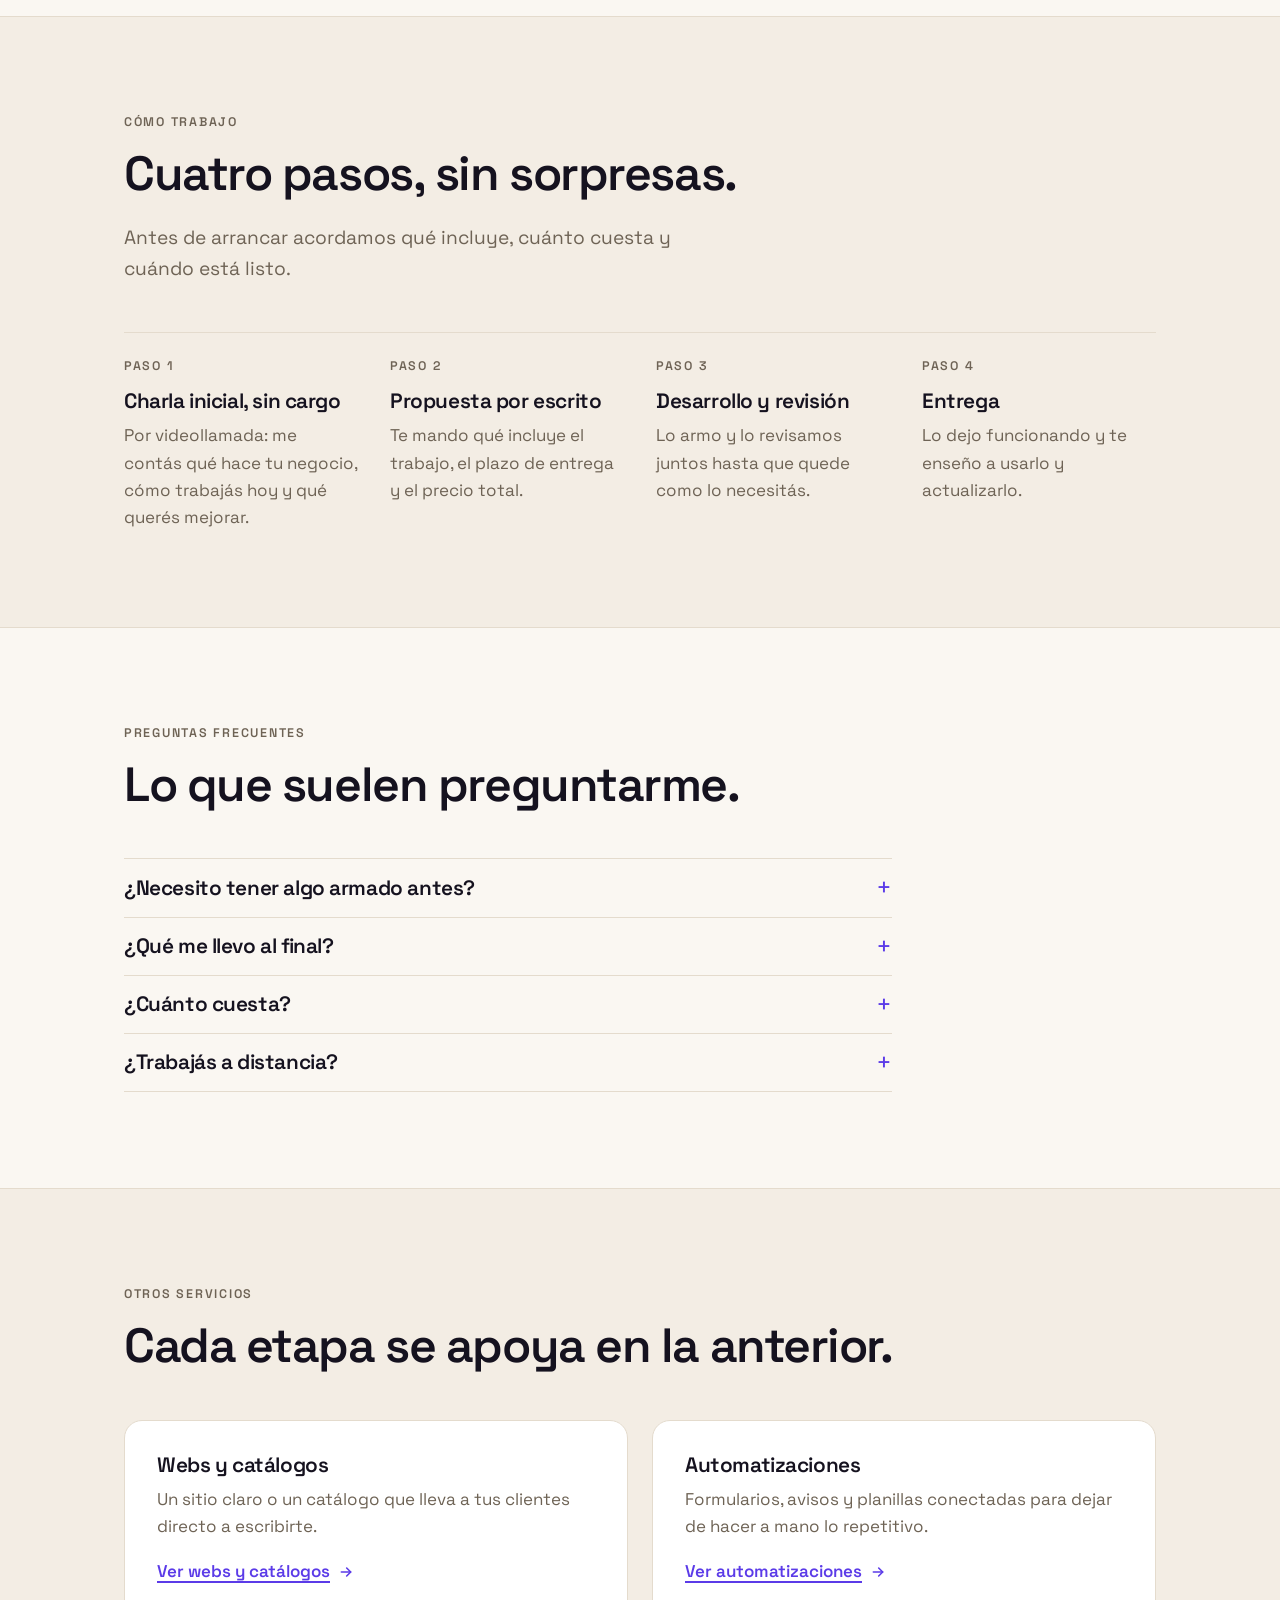
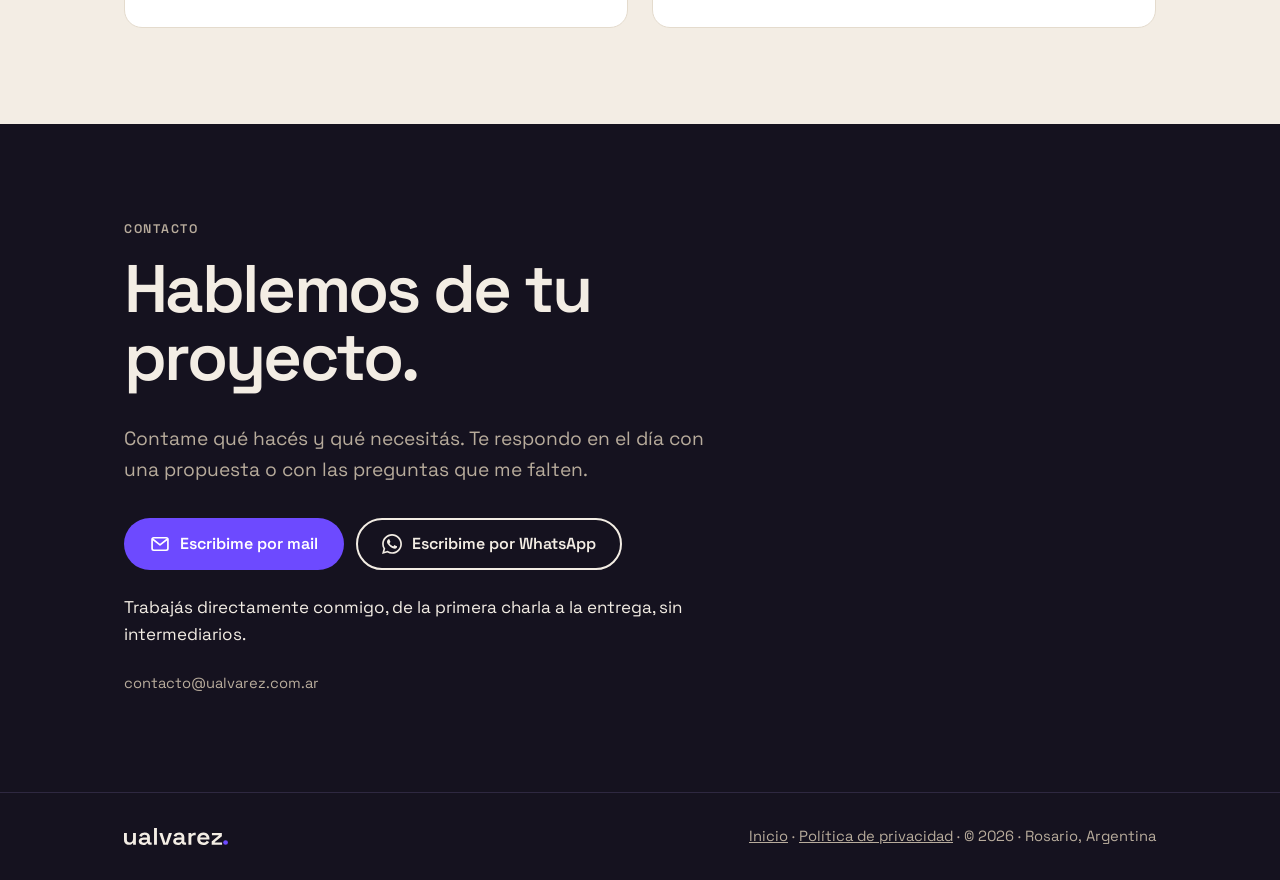
<file: ordenar-procesos.html>
<!DOCTYPE html>
<html lang="es-AR">
<head>
  <meta charset="UTF-8">
  <meta name="viewport" content="width=device-width, initial-scale=1.0">
  <title>Relevamiento y mejora de procesos para negocios | ualvarez</title>
  <meta name="description" content="Miro cómo trabaja tu negocio, dónde se pierde tiempo o información, y te propongo mejoras concretas por escrito: diagramas de cómo funciona hoy y cómo podría funcionar, y una propuesta por etapas con costos claros.">
  <link rel="canonical" href="https://www.ualvarez.com.ar/ordenar-procesos">

  <meta property="og:title" content="Relevamiento y mejora de procesos para negocios | ualvarez">
  <meta property="og:description" content="Miro cómo trabaja tu negocio, dónde se pierde tiempo o información, y te propongo mejoras concretas por escrito: diagramas de cómo funciona hoy y cómo podría funcionar, y una propuesta por etapas con costos claros.">
  <meta property="og:type" content="website">
  <meta property="og:url" content="https://www.ualvarez.com.ar/ordenar-procesos">
  <meta property="og:site_name" content="ualvarez">
  <meta property="og:locale" content="es_AR">
  <meta property="og:image" content="https://www.ualvarez.com.ar/assets/og.png">
  <meta property="og:image:width" content="1200">
  <meta property="og:image:height" content="630">
  <meta property="og:image:alt" content="Logo de ualvarez en tinta sobre fondo crema, con el punto y una franja en violeta">
  <meta name="twitter:card" content="summary_large_image">
  <meta name="theme-color" content="#F3EDE4">

  <link rel="icon" type="image/svg+xml" href="./assets/marca/favicon.svg">
  <link rel="apple-touch-icon" href="./assets/marca/ua-icono-512.png">

  <link rel="preconnect" href="https://fonts.googleapis.com">
  <link rel="preconnect" href="https://fonts.gstatic.com" crossorigin>
  <link href="https://fonts.googleapis.com/css2?family=Space+Grotesk:wght@400;600&display=swap" rel="stylesheet">

  <link rel="stylesheet" href="./assets/css/base.css">
  <link rel="stylesheet" href="./assets/css/servicio.css">

  <!-- Datos estructurados: el servicio y la ruta de navegación. Es un bloque de datos, no un script. -->
  <script type="application/ld+json">
[
  {
    "@context": "https://schema.org",
    "@type": "Service",
    "name": "Ordenar cómo trabajás",
    "description": "Miro cómo trabaja tu negocio, dónde se pierde tiempo o información, y te propongo mejoras concretas por escrito: diagramas de cómo funciona hoy y cómo podría funcionar, y una propuesta por etapas con costos claros.",
    "url": "https://www.ualvarez.com.ar/ordenar-procesos",
    "provider": {
      "@type": "ProfessionalService",
      "@id": "https://www.ualvarez.com.ar/#negocio",
      "name": "ualvarez",
      "url": "https://www.ualvarez.com.ar/"
    },
    "areaServed": {
      "@type": "Country",
      "name": "Argentina"
    }
  },
  {
    "@context": "https://schema.org",
    "@type": "BreadcrumbList",
    "itemListElement": [
      {
        "@type": "ListItem",
        "position": 1,
        "name": "Inicio",
        "item": "https://www.ualvarez.com.ar/"
      },
      {
        "@type": "ListItem",
        "position": 2,
        "name": "Servicios",
        "item": "https://www.ualvarez.com.ar/#servicios"
      },
      {
        "@type": "ListItem",
        "position": 3,
        "name": "Ordenar cómo trabajás",
        "item": "https://www.ualvarez.com.ar/ordenar-procesos"
      }
    ]
  }
]
  </script>
</head>
<body>
<a class="saltar" href="#contenido">Saltar al contenido</a>

<header class="encabezado">
  <div class="wrap">
    <a href="./" class="marca" aria-label="ualvarez, volver al inicio">
      <img src="./assets/marca/ualvarez-logo.svg" alt="ualvarez" width="128" height="22">
    </a>
    <a href="./#contacto" class="boton boton-principal boton-chico">Escribime</a>
  </div>
</header>

<main id="contenido">
  <section class="servicio-heroe">
    <div class="wrap">
      <nav class="migas" aria-label="Ruta de navegación">
        <ol>
          <li><a href="./">Inicio</a></li>
          <li><a href="./#servicios">Servicios</a></li>
          <li><span aria-current="page">Ordenar cómo trabajás</span></li>
        </ol>
      </nav>
      <span class="etiqueta">Servicio</span>
      <h1>Ordenar cómo trabajás, antes de sumar herramientas.</h1>
      <p class="intro">Miro cómo trabajás hoy, dónde se pierde tiempo o información, y te propongo mejoras concretas, por escrito y por etapas.</p>
      <div class="acciones">
        <a class="boton boton-principal" href="mailto:contacto@ualvarez.com.ar?subject=Consulta%20por%20ordenar%20mis%20procesos&amp;body=Mi%20negocio%20es%3A%20%0A%0ALo%20que%20necesito%3A%20%0A%0AC%C3%B3mo%20me%20contact%C3%A1s%3A%20"><svg aria-hidden="true" viewBox="0 0 24 24"><g fill="none" stroke="currentColor" stroke-width="2" stroke-linecap="round" stroke-linejoin="round"><rect x="2.5" y="4.5" width="19" height="15" rx="2"/><path d="M3 6l9 7 9-7"/></g></svg>Contame tu proyecto</a>
        <a class="boton boton-secundario" href="#como-trabajo">Cómo trabajo</a>
      </div>
    </div>
  </section>

  <section class="sin-borde-arriba">
    <div class="wrap">
      <div class="dos-columnas">
        <div>
          <h2>Para quién es</h2>
          <ul class="guiones">
            <li>Negocios donde la información está repartida entre cuadernos, planillas y chats.</li>
            <li>Equipos que repiten tareas o se enteran tarde de lo que pasó.</li>
            <li>Quienes quieren sumar un sistema o una automatización y no saben por dónde empezar.</li>
          </ul>
        </div>
        <div>
          <h2>Qué incluye</h2>
          <ul class="guiones">
            <li>Relevamiento de tus procesos actuales</li>
            <li>Diagrama de cómo funciona hoy y cómo podría funcionar</li>
            <li>Propuesta por etapas con costos claros</li>
            <li>Documentación clara, para que cualquiera de tu equipo la entienda</li>
          </ul>
        </div>
      </div>
    </div>
  </section>

  <section class="seccion-clara">
    <div class="wrap">
      <span class="etiqueta">Para empresas y equipos de software</span>
      <h2>También como análisis funcional externo.</h2>
      <p class="intro">Si tu empresa o tu equipo de desarrollo necesita relevar requerimientos, modelar procesos o documentar un sistema, trabajo como analista funcional externo, por proyecto o por bolsa de horas. Uso BPMN, Bizagi y draw.io para los procesos, y escribo historias de usuario y escenarios en Gherkin para los requerimientos.</p>
    </div>
  </section>

  <section id="como-trabajo">
    <div class="wrap">
      <span class="etiqueta">Cómo trabajo</span>
      <h2>Cuatro pasos, sin sorpresas.</h2>
      <p class="intro">Antes de arrancar acordamos qué incluye, cuánto cuesta y cuándo está listo.</p>
      <ol class="pasos">
        <li>
          <span class="etiqueta">Paso 1</span>
          <h3>Charla inicial, sin cargo</h3>
          <p>Por videollamada: me contás qué hace tu negocio, cómo trabajás hoy y qué querés mejorar.</p>
        </li>
        <li>
          <span class="etiqueta">Paso 2</span>
          <h3>Propuesta por escrito</h3>
          <p>Te mando qué incluye el trabajo, el plazo de entrega y el precio total.</p>
        </li>
        <li>
          <span class="etiqueta">Paso 3</span>
          <h3>Desarrollo y revisión</h3>
          <p>Lo armo y lo revisamos juntos hasta que quede como lo necesitás.</p>
        </li>
        <li>
          <span class="etiqueta">Paso 4</span>
          <h3>Entrega</h3>
          <p>Lo dejo funcionando y te enseño a usarlo y actualizarlo.</p>
        </li>
      </ol>
    </div>
  </section>

  <section class="seccion-clara">
    <div class="wrap">
      <span class="etiqueta">Preguntas frecuentes</span>
      <h2>Lo que suelen preguntarme.</h2>
      <div class="preguntas">
        <details>
          <summary>¿Necesito tener algo armado antes?</summary>
          <p>No. El relevamiento parte de cómo trabajás hoy, aunque sea con cuadernos, planillas o mensajes.</p>
        </details>
        <details>
          <summary>¿Qué me llevo al final?</summary>
          <p>Un diagrama de cómo funciona hoy tu negocio, otro de cómo podría funcionar y una propuesta por etapas con costos claros, todo por escrito.</p>
        </details>
        <details>
          <summary>¿Cuánto cuesta?</summary>
          <p>Depende del tamaño del negocio y de cuántos procesos hay que relevar. Después de la primera charla, que no tiene cargo, te mando una propuesta por escrito con el precio total y el plazo. Sin costos ocultos.</p>
        </details>
        <details>
          <summary>¿Trabajás a distancia?</summary>
          <p>Sí, 100 % a distancia. Trabajo desde Rosario para negocios de toda Argentina: la charla, las revisiones y la entrega se hacen por videollamada, y el resto lo coordinamos por mail o WhatsApp.</p>
        </details>
      </div>
    </div>
  </section>

  <section>
    <div class="wrap">
      <span class="etiqueta">Otros servicios</span>
      <h2>Cada etapa se apoya en la anterior.</h2>
      <ul class="otros">
        <li>
          <h3>Webs y catálogos</h3>
          <p>Un sitio claro o un catálogo que lleva a tus clientes directo a escribirte.</p>
          <a class="ver" href="./webs-y-catalogos.html">Ver webs y catálogos<svg aria-hidden="true" viewBox="0 0 24 24"><g fill="none" stroke="currentColor" stroke-width="2.4" stroke-linecap="round" stroke-linejoin="round"><path d="M5 12h14"/><path d="M13 6l6 6-6 6"/></g></svg></a>
        </li>
        <li>
          <h3>Automatizaciones</h3>
          <p>Formularios, avisos y planillas conectadas para dejar de hacer a mano lo repetitivo.</p>
          <a class="ver" href="./automatizaciones.html">Ver automatizaciones<svg aria-hidden="true" viewBox="0 0 24 24"><g fill="none" stroke="currentColor" stroke-width="2.4" stroke-linecap="round" stroke-linejoin="round"><path d="M5 12h14"/><path d="M13 6l6 6-6 6"/></g></svg></a>
        </li>
      </ul>
    </div>
  </section>

  <section class="contacto oscuro">
    <div class="wrap">
      <span class="etiqueta">Contacto</span>
      <h2>Hablemos de tu proyecto.</h2>
      <p class="intro">Contame qué hacés y qué necesitás. Te respondo en el día con una propuesta o con las preguntas que me falten.</p>
      <div class="acciones">
        <a class="boton boton-principal" href="mailto:contacto@ualvarez.com.ar?subject=Consulta%20por%20ordenar%20mis%20procesos&amp;body=Mi%20negocio%20es%3A%20%0A%0ALo%20que%20necesito%3A%20%0A%0AC%C3%B3mo%20me%20contact%C3%A1s%3A%20"><svg aria-hidden="true" viewBox="0 0 24 24"><g fill="none" stroke="currentColor" stroke-width="2" stroke-linecap="round" stroke-linejoin="round"><rect x="2.5" y="4.5" width="19" height="15" rx="2"/><path d="M3 6l9 7 9-7"/></g></svg>Escribime por mail</a>
        <a class="boton boton-secundario" href="https://wa.me/5493412507273?text=Hola%20Uriel%2C%20quiero%20hacer%20una%20consulta%20por%20ordenar%20los%20procesos%20de%20mi%20negocio." target="_blank" rel="noopener noreferrer"><svg aria-hidden="true" viewBox="0 0 24 24"><path fill="currentColor" d="M.057 24l1.687-6.163c-1.041-1.804-1.588-3.849-1.587-5.946.003-6.556 5.338-11.891 11.893-11.891 3.181.001 6.167 1.24 8.413 3.488 2.245 2.248 3.481 5.236 3.48 8.414-.003 6.557-5.338 11.892-11.893 11.892-1.99-.001-3.951-.5-5.688-1.448l-6.305 1.654zm6.597-3.807c1.676.995 3.276 1.591 5.392 1.592 5.448 0 9.886-4.434 9.889-9.885.002-5.462-4.415-9.89-9.881-9.892-5.452 0-9.887 4.434-9.889 9.884-.001 2.225.651 3.891 1.746 5.634l-.999 3.648 3.742-.981zm11.387-5.464c-.074-.124-.272-.198-.57-.347-.297-.149-1.758-.868-2.031-.967-.272-.099-.47-.149-.669.149-.198.297-.768.967-.941 1.165-.173.198-.347.223-.644.074-.297-.149-1.255-.462-2.39-1.475-.883-.788-1.48-1.761-1.653-2.059-.173-.297-.018-.458.13-.606.134-.133.297-.347.446-.521.151-.172.2-.296.3-.495.099-.198.05-.372-.025-.521-.075-.148-.669-1.611-.916-2.206-.242-.579-.487-.501-.669-.51l-.57-.01c-.198 0-.52.074-.792.372s-1.04 1.016-1.04 2.479 1.065 2.876 1.213 3.074c.149.198 2.095 3.2 5.076 4.487.709.306 1.263.489 1.694.626.712.226 1.36.194 1.872.118.571-.085 1.758-.719 2.006-1.413.248-.695.248-1.29.173-1.414z"/></svg>Escribime por WhatsApp<span class="oculto"> (se abre en otra pestaña)</span></a>
      </div>
      <p class="directo">Trabajás directamente conmigo, de la primera charla a la entrega, sin intermediarios.</p>
      <p class="email">contacto@ualvarez.com.ar</p>
    </div>
  </section>
</main>

<footer class="oscuro">
  <div class="wrap">
    <img src="./assets/marca/ualvarez-logo-claro.svg" alt="ualvarez" width="104" height="18">
    <p><a href="./">Inicio</a> · <a href="./privacidad.html">Política de privacidad</a> · © 2026 · Rosario, Argentina</p>
  </div>
</footer>

</body>
</html>
</file>
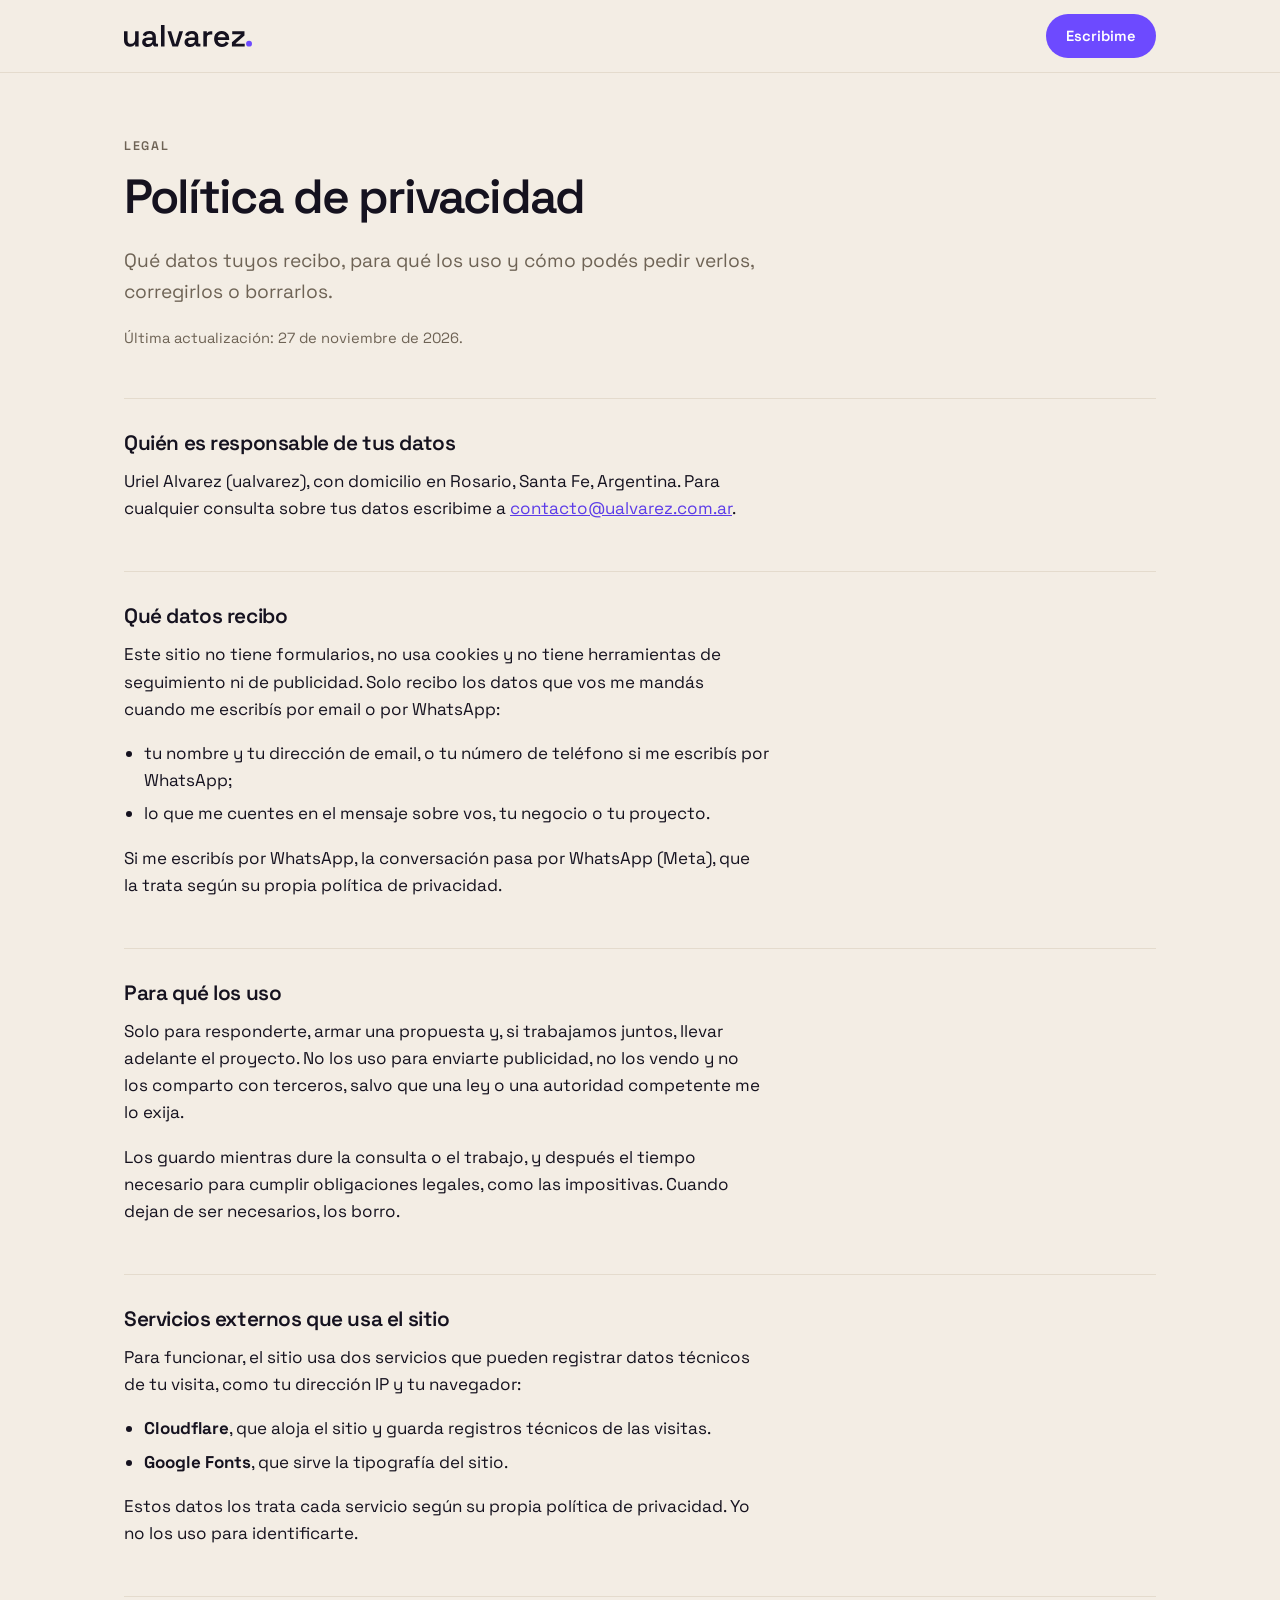
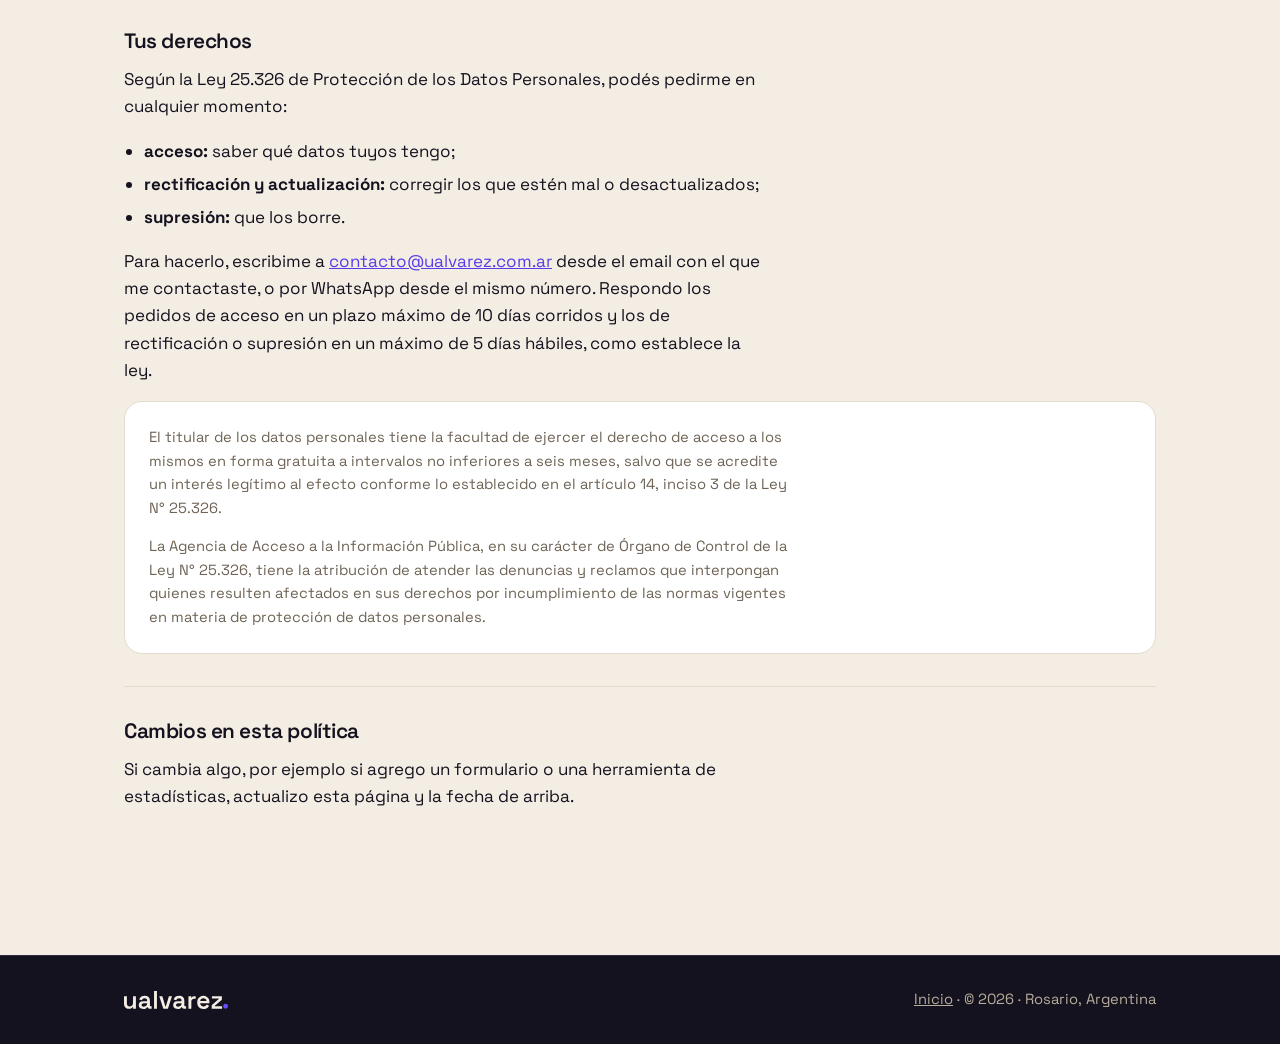
<file: privacidad.html>
<!DOCTYPE html>
<html lang="es-AR">
<head>
  <meta charset="UTF-8">
  <meta name="viewport" content="width=device-width, initial-scale=1.0">
  <title>Política de privacidad | ualvarez</title>
  <meta name="description" content="Qué datos personales recibe ualvarez, para qué los usa y cómo ejercer tus derechos según la Ley 25.326.">

  <meta property="og:title" content="Política de privacidad | ualvarez">
  <meta property="og:description" content="Qué datos personales recibe ualvarez, para qué los usa y cómo ejercer tus derechos según la Ley 25.326.">
  <meta property="og:type" content="website">
  <meta property="og:url" content="https://www.ualvarez.com.ar/privacidad">
  <meta property="og:site_name" content="ualvarez">
  <meta property="og:locale" content="es_AR">
  <meta property="og:image" content="https://www.ualvarez.com.ar/assets/og.png">
  <meta property="og:image:width" content="1200">
  <meta property="og:image:height" content="630">
  <link rel="canonical" href="https://www.ualvarez.com.ar/privacidad">
  <meta name="theme-color" content="#F3EDE4">

  <link rel="icon" type="image/svg+xml" href="./assets/marca/favicon.svg">
  <link rel="apple-touch-icon" href="./assets/marca/ua-icono-512.png">

  <link rel="preconnect" href="https://fonts.googleapis.com">
  <link rel="preconnect" href="https://fonts.gstatic.com" crossorigin>
  <link href="https://fonts.googleapis.com/css2?family=Space+Grotesk:wght@400;600&display=swap" rel="stylesheet">

  <link rel="stylesheet" href="./assets/css/base.css">
  <style>
    /* Estilos propios de la política de privacidad. Variables y componentes compartidos: assets/css/base.css */
    p, li { max-width: 40rem; }

    h1 { font-size: var(--texto-h2); line-height: 1.02; letter-spacing: -0.04em; margin-bottom: var(--e-5); }
    h2 { font-size: var(--texto-h3); line-height: 1.2; letter-spacing: -0.02em; margin-bottom: var(--e-3); }

    main { padding: var(--e-8) 0 var(--e-9); }
    @media (max-width: 760px) { main { padding: var(--e-7) 0 var(--e-8); } }
    .bajada { font-size: var(--texto-intro); color: var(--tinta-suave); }
    .actualizado { font-size: var(--texto-chico); color: var(--tinta-suave); margin-bottom: var(--e-7); }

    .bloque { border-top: 1px solid var(--linea); padding: var(--e-6) 0; }
    .bloque ul { margin: 0 0 1em; padding-left: 1.2em; }
    .bloque li { margin-bottom: 6px; }
    .legal {
      margin-top: var(--e-4); padding: var(--e-5); border-radius: var(--radio-tarjeta);
      background: var(--blanco); border: 1px solid var(--linea);
      font-size: var(--texto-chico); color: var(--tinta-suave);
    }
    .legal p:last-child { margin-bottom: 0; }
  </style>
</head>
<body>
<a class="saltar" href="#contenido">Saltar al contenido</a>

<header class="encabezado">
  <div class="wrap">
    <a href="./" class="marca" aria-label="ualvarez, volver al inicio">
      <img src="./assets/marca/ualvarez-logo.svg" alt="ualvarez" width="128" height="22">
    </a>
    <a href="./#contacto" class="boton boton-principal boton-chico">Escribime</a>
  </div>
</header>

<main id="contenido">
  <div class="wrap">
    <span class="etiqueta">Legal</span>
    <h1>Política de privacidad</h1>
    <p class="bajada">Qué datos tuyos recibo, para qué los uso y cómo podés pedir verlos, corregirlos o borrarlos.</p>
    <p class="actualizado">Última actualización: 27 de noviembre de 2026.</p>

    <section class="bloque">
      <h2>Quién es responsable de tus datos</h2>
      <p>Uriel Alvarez (ualvarez), con domicilio en Rosario, Santa Fe, Argentina. Para cualquier consulta sobre tus datos escribime a <a href="mailto:contacto@ualvarez.com.ar">contacto@ualvarez.com.ar</a>.</p>
    </section>

    <section class="bloque">
      <h2>Qué datos recibo</h2>
      <p>Este sitio no tiene formularios, no usa cookies y no tiene herramientas de seguimiento ni de publicidad. Solo recibo los datos que vos me mandás cuando me escribís por email o por WhatsApp:</p>
      <ul>
        <li>tu nombre y tu dirección de email, o tu número de teléfono si me escribís por WhatsApp;</li>
        <li>lo que me cuentes en el mensaje sobre vos, tu negocio o tu proyecto.</li>
      </ul>
      <p>Si me escribís por WhatsApp, la conversación pasa por WhatsApp (Meta), que la trata según su propia política de privacidad.</p>
    </section>

    <section class="bloque">
      <h2>Para qué los uso</h2>
      <p>Solo para responderte, armar una propuesta y, si trabajamos juntos, llevar adelante el proyecto. No los uso para enviarte publicidad, no los vendo y no los comparto con terceros, salvo que una ley o una autoridad competente me lo exija.</p>
      <p>Los guardo mientras dure la consulta o el trabajo, y después el tiempo necesario para cumplir obligaciones legales, como las impositivas. Cuando dejan de ser necesarios, los borro.</p>
    </section>

    <section class="bloque">
      <h2>Servicios externos que usa el sitio</h2>
      <p>Para funcionar, el sitio usa dos servicios que pueden registrar datos técnicos de tu visita, como tu dirección IP y tu navegador:</p>
      <ul>
        <li><strong>Cloudflare</strong>, que aloja el sitio y guarda registros técnicos de las visitas.</li>
        <li><strong>Google Fonts</strong>, que sirve la tipografía del sitio.</li>
      </ul>
      <p>Estos datos los trata cada servicio según su propia política de privacidad. Yo no los uso para identificarte.</p>
    </section>

    <section class="bloque">
      <h2>Tus derechos</h2>
      <p>Según la Ley 25.326 de Protección de los Datos Personales, podés pedirme en cualquier momento:</p>
      <ul>
        <li><strong>acceso:</strong> saber qué datos tuyos tengo;</li>
        <li><strong>rectificación y actualización:</strong> corregir los que estén mal o desactualizados;</li>
        <li><strong>supresión:</strong> que los borre.</li>
      </ul>
      <p>Para hacerlo, escribime a <a href="mailto:contacto@ualvarez.com.ar?subject=Mis%20datos%20personales">contacto@ualvarez.com.ar</a> desde el email con el que me contactaste, o por WhatsApp desde el mismo número. Respondo los pedidos de acceso en un plazo máximo de 10 días corridos y los de rectificación o supresión en un máximo de 5 días hábiles, como establece la ley.</p>

      <div class="legal">
        <p>El titular de los datos personales tiene la facultad de ejercer el derecho de acceso a los mismos en forma gratuita a intervalos no inferiores a seis meses, salvo que se acredite un interés legítimo al efecto conforme lo establecido en el artículo 14, inciso 3 de la Ley N° 25.326.</p>
        <p>La Agencia de Acceso a la Información Pública, en su carácter de Órgano de Control de la Ley N° 25.326, tiene la atribución de atender las denuncias y reclamos que interpongan quienes resulten afectados en sus derechos por incumplimiento de las normas vigentes en materia de protección de datos personales.</p>
      </div>
    </section>

    <section class="bloque">
      <h2>Cambios en esta política</h2>
      <p>Si cambia algo, por ejemplo si agrego un formulario o una herramienta de estadísticas, actualizo esta página y la fecha de arriba.</p>
    </section>
  </div>
</main>

<footer class="oscuro">
  <div class="wrap">
    <img src="./assets/marca/ualvarez-logo-claro.svg" alt="ualvarez" width="104" height="18">
    <p><a href="./">Inicio</a> · © 2026 · Rosario, Argentina</p>
  </div>
</footer>

</body>
</html>
</file>
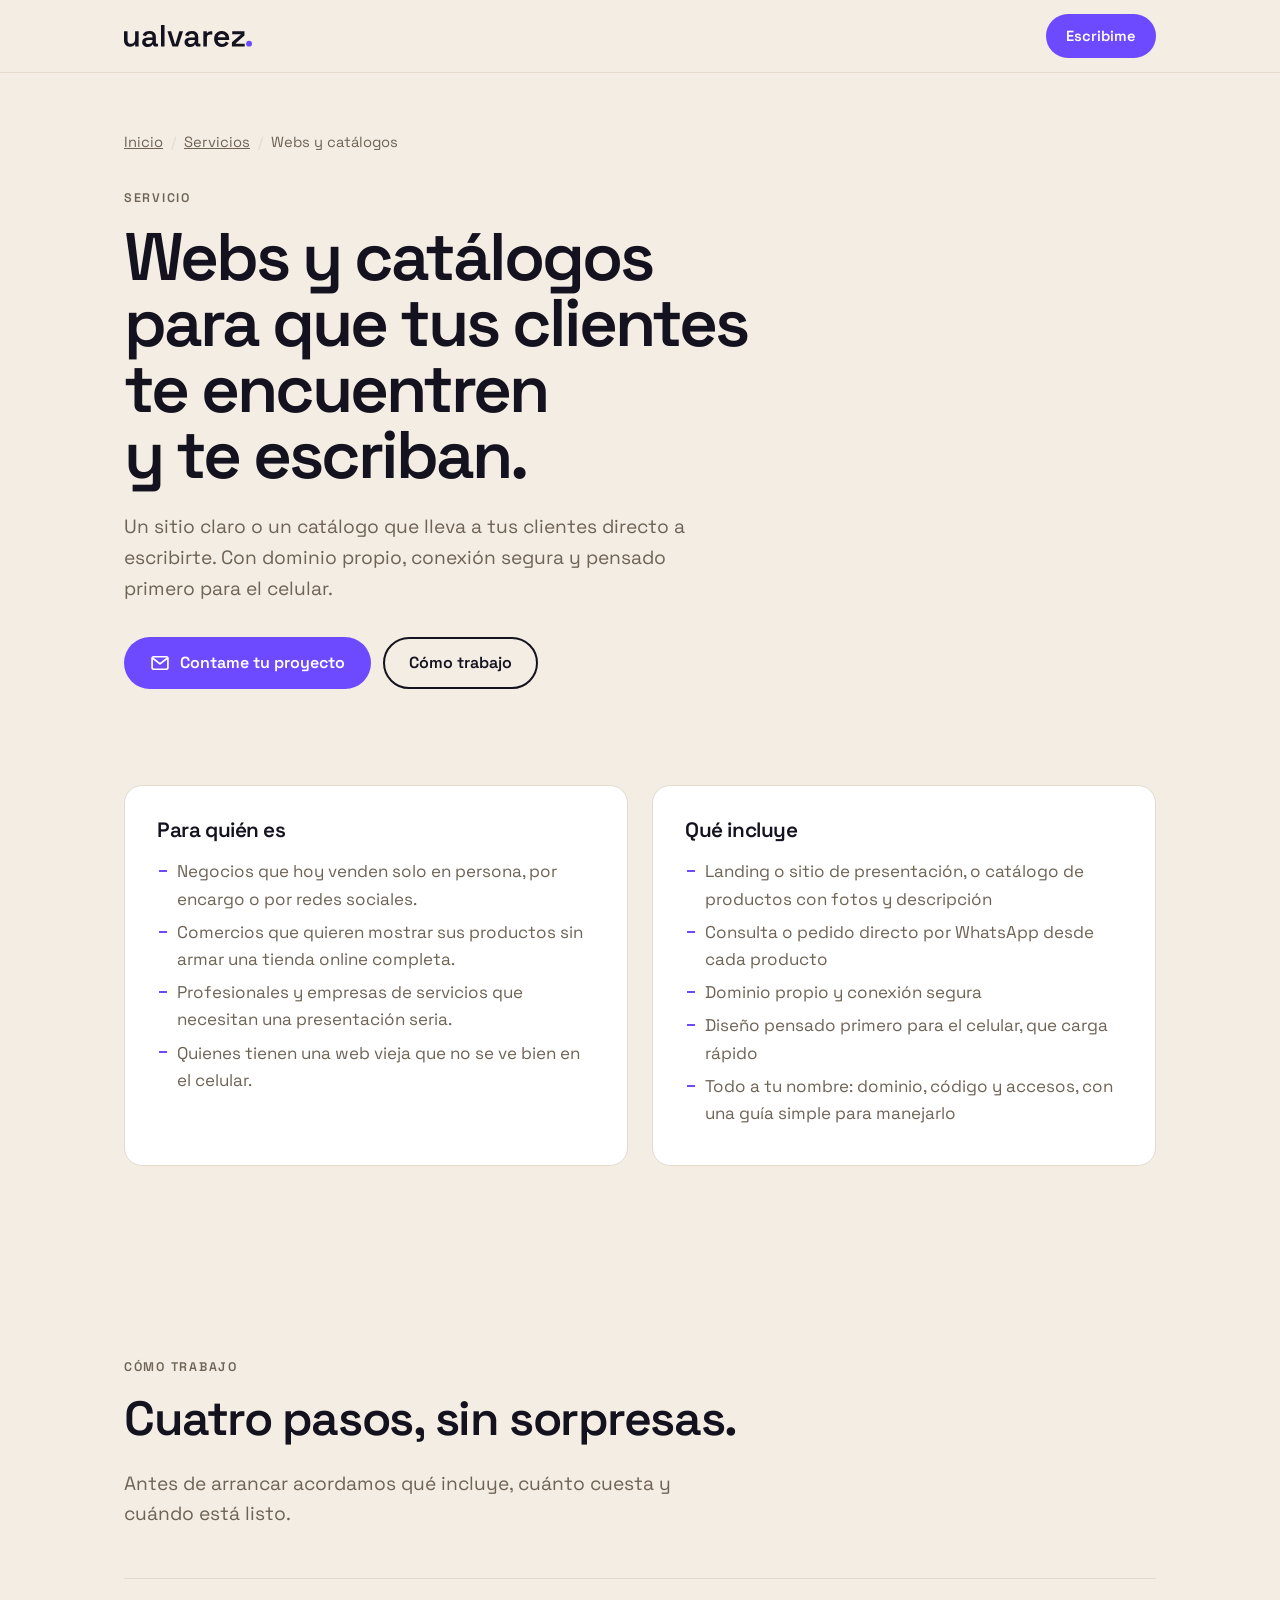
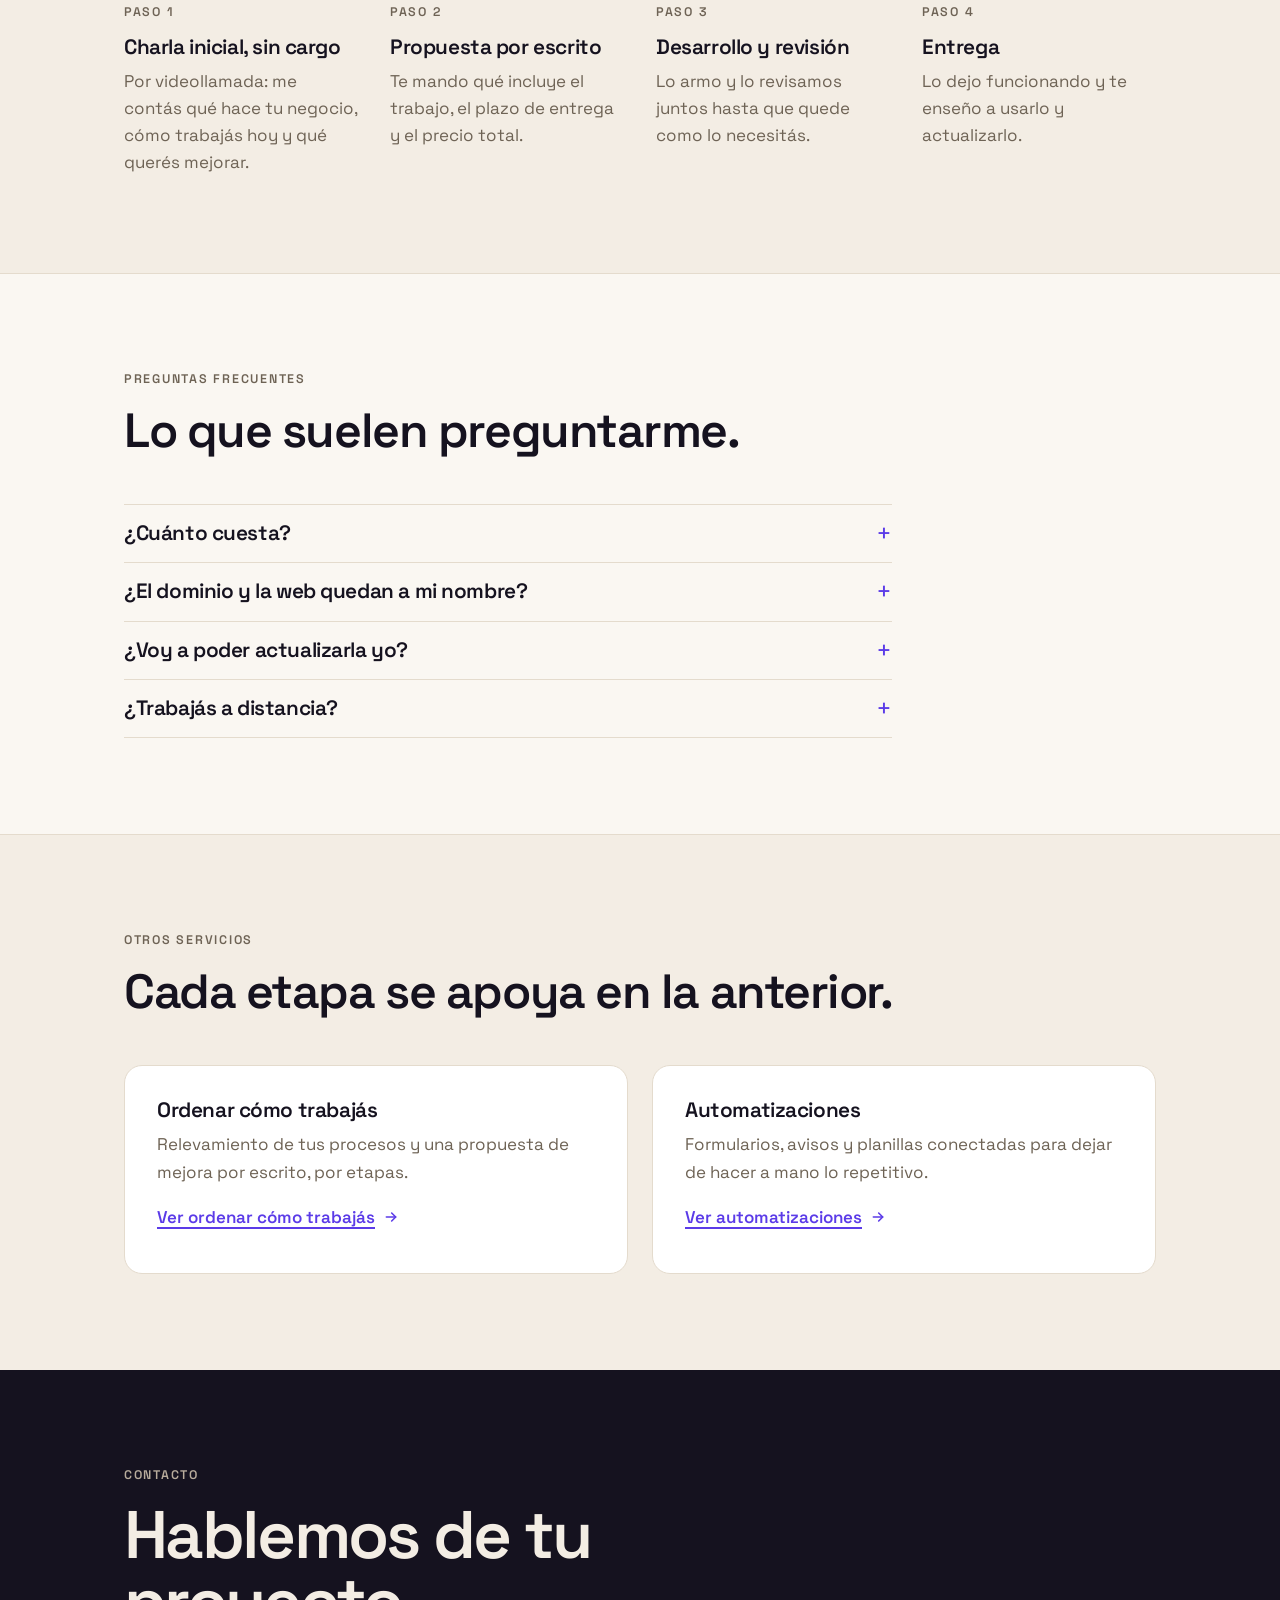
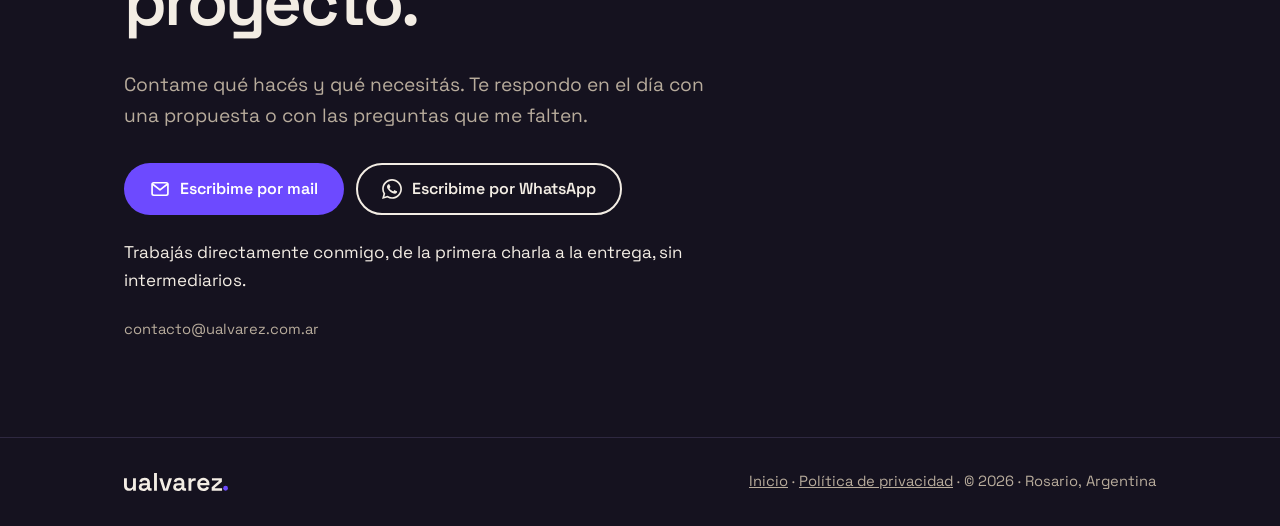
<file: webs-y-catalogos.html>
<!DOCTYPE html>
<html lang="es-AR">
<head>
  <meta charset="UTF-8">
  <meta name="viewport" content="width=device-width, initial-scale=1.0">
  <title>Webs y catálogos para negocios | ualvarez</title>
  <meta name="description" content="Landings, sitios de presentación y catálogos con consulta por WhatsApp, con dominio propio y conexión segura. Precio y plazo cerrados antes de empezar. 100 % a distancia, para toda Argentina.">
  <link rel="canonical" href="https://www.ualvarez.com.ar/webs-y-catalogos">

  <meta property="og:title" content="Webs y catálogos para negocios | ualvarez">
  <meta property="og:description" content="Landings, sitios de presentación y catálogos con consulta por WhatsApp, con dominio propio y conexión segura. Precio y plazo cerrados antes de empezar. 100 % a distancia, para toda Argentina.">
  <meta property="og:type" content="website">
  <meta property="og:url" content="https://www.ualvarez.com.ar/webs-y-catalogos">
  <meta property="og:site_name" content="ualvarez">
  <meta property="og:locale" content="es_AR">
  <meta property="og:image" content="https://www.ualvarez.com.ar/assets/og.png">
  <meta property="og:image:width" content="1200">
  <meta property="og:image:height" content="630">
  <meta property="og:image:alt" content="Logo de ualvarez en tinta sobre fondo crema, con el punto y una franja en violeta">
  <meta name="twitter:card" content="summary_large_image">
  <meta name="theme-color" content="#F3EDE4">

  <link rel="icon" type="image/svg+xml" href="./assets/marca/favicon.svg">
  <link rel="apple-touch-icon" href="./assets/marca/ua-icono-512.png">

  <link rel="preconnect" href="https://fonts.googleapis.com">
  <link rel="preconnect" href="https://fonts.gstatic.com" crossorigin>
  <link href="https://fonts.googleapis.com/css2?family=Space+Grotesk:wght@400;600&display=swap" rel="stylesheet">

  <link rel="stylesheet" href="./assets/css/base.css">
  <link rel="stylesheet" href="./assets/css/servicio.css">

  <!-- Datos estructurados: el servicio y la ruta de navegación. Es un bloque de datos, no un script. -->
  <script type="application/ld+json">
[
  {
    "@context": "https://schema.org",
    "@type": "Service",
    "name": "Webs y catálogos",
    "description": "Landings, sitios de presentación y catálogos con consulta por WhatsApp, con dominio propio y conexión segura. Precio y plazo cerrados antes de empezar. 100 % a distancia, para toda Argentina.",
    "url": "https://www.ualvarez.com.ar/webs-y-catalogos",
    "provider": {
      "@type": "ProfessionalService",
      "@id": "https://www.ualvarez.com.ar/#negocio",
      "name": "ualvarez",
      "url": "https://www.ualvarez.com.ar/"
    },
    "areaServed": {
      "@type": "Country",
      "name": "Argentina"
    }
  },
  {
    "@context": "https://schema.org",
    "@type": "BreadcrumbList",
    "itemListElement": [
      {
        "@type": "ListItem",
        "position": 1,
        "name": "Inicio",
        "item": "https://www.ualvarez.com.ar/"
      },
      {
        "@type": "ListItem",
        "position": 2,
        "name": "Servicios",
        "item": "https://www.ualvarez.com.ar/#servicios"
      },
      {
        "@type": "ListItem",
        "position": 3,
        "name": "Webs y catálogos",
        "item": "https://www.ualvarez.com.ar/webs-y-catalogos"
      }
    ]
  }
]
  </script>
</head>
<body>
<a class="saltar" href="#contenido">Saltar al contenido</a>

<header class="encabezado">
  <div class="wrap">
    <a href="./" class="marca" aria-label="ualvarez, volver al inicio">
      <img src="./assets/marca/ualvarez-logo.svg" alt="ualvarez" width="128" height="22">
    </a>
    <a href="./#contacto" class="boton boton-principal boton-chico">Escribime</a>
  </div>
</header>

<main id="contenido">
  <section class="servicio-heroe">
    <div class="wrap">
      <nav class="migas" aria-label="Ruta de navegación">
        <ol>
          <li><a href="./">Inicio</a></li>
          <li><a href="./#servicios">Servicios</a></li>
          <li><span aria-current="page">Webs y catálogos</span></li>
        </ol>
      </nav>
      <span class="etiqueta">Servicio</span>
      <h1>Webs y catálogos para que tus clientes te encuentren y te escriban.</h1>
      <p class="intro">Un sitio claro o un catálogo que lleva a tus clientes directo a escribirte. Con dominio propio, conexión segura y pensado primero para el celular.</p>
      <div class="acciones">
        <a class="boton boton-principal" href="mailto:contacto@ualvarez.com.ar?subject=Consulta%20por%20una%20web%20o%20cat%C3%A1logo&amp;body=Mi%20negocio%20es%3A%20%0A%0ALo%20que%20necesito%3A%20%0A%0AC%C3%B3mo%20me%20contact%C3%A1s%3A%20"><svg aria-hidden="true" viewBox="0 0 24 24"><g fill="none" stroke="currentColor" stroke-width="2" stroke-linecap="round" stroke-linejoin="round"><rect x="2.5" y="4.5" width="19" height="15" rx="2"/><path d="M3 6l9 7 9-7"/></g></svg>Contame tu proyecto</a>
        <a class="boton boton-secundario" href="#como-trabajo">Cómo trabajo</a>
      </div>
    </div>
  </section>

  <section class="sin-borde-arriba">
    <div class="wrap">
      <div class="dos-columnas">
        <div>
          <h2>Para quién es</h2>
          <ul class="guiones">
            <li>Negocios que hoy venden solo en persona, por encargo o por redes sociales.</li>
            <li>Comercios que quieren mostrar sus productos sin armar una tienda online completa.</li>
            <li>Profesionales y empresas de servicios que necesitan una presentación seria.</li>
            <li>Quienes tienen una web vieja que no se ve bien en el celular.</li>
          </ul>
        </div>
        <div>
          <h2>Qué incluye</h2>
          <ul class="guiones">
            <li>Landing o sitio de presentación, o catálogo de productos con fotos y descripción</li>
            <li>Consulta o pedido directo por WhatsApp desde cada producto</li>
            <li>Dominio propio y conexión segura</li>
            <li>Diseño pensado primero para el celular, que carga rápido</li>
            <li>Todo a tu nombre: dominio, código y accesos, con una guía simple para manejarlo</li>
          </ul>
        </div>
      </div>
    </div>
  </section>

  <section id="como-trabajo">
    <div class="wrap">
      <span class="etiqueta">Cómo trabajo</span>
      <h2>Cuatro pasos, sin sorpresas.</h2>
      <p class="intro">Antes de arrancar acordamos qué incluye, cuánto cuesta y cuándo está listo.</p>
      <ol class="pasos">
        <li>
          <span class="etiqueta">Paso 1</span>
          <h3>Charla inicial, sin cargo</h3>
          <p>Por videollamada: me contás qué hace tu negocio, cómo trabajás hoy y qué querés mejorar.</p>
        </li>
        <li>
          <span class="etiqueta">Paso 2</span>
          <h3>Propuesta por escrito</h3>
          <p>Te mando qué incluye el trabajo, el plazo de entrega y el precio total.</p>
        </li>
        <li>
          <span class="etiqueta">Paso 3</span>
          <h3>Desarrollo y revisión</h3>
          <p>Lo armo y lo revisamos juntos hasta que quede como lo necesitás.</p>
        </li>
        <li>
          <span class="etiqueta">Paso 4</span>
          <h3>Entrega</h3>
          <p>Lo dejo funcionando y te enseño a usarlo y actualizarlo.</p>
        </li>
      </ol>
    </div>
  </section>

  <section class="seccion-clara">
    <div class="wrap">
      <span class="etiqueta">Preguntas frecuentes</span>
      <h2>Lo que suelen preguntarme.</h2>
      <div class="preguntas">
        <details>
          <summary>¿Cuánto cuesta?</summary>
          <p>Depende de lo que necesites: no es lo mismo una landing que un catálogo con muchos productos. Después de la primera charla, que no tiene cargo, te mando una propuesta por escrito con el precio total y el plazo de entrega. Sin costos ocultos.</p>
        </details>
        <details>
          <summary>¿El dominio y la web quedan a mi nombre?</summary>
          <p>Sí. Te entrego el dominio, el código, los accesos y una guía simple para que sepas qué tenés y cómo manejarlo.</p>
        </details>
        <details>
          <summary>¿Voy a poder actualizarla yo?</summary>
          <p>Sí. Cuando la entrego, la dejo funcionando y te enseño a usarla y actualizarla.</p>
        </details>
        <details>
          <summary>¿Trabajás a distancia?</summary>
          <p>Sí, 100 % a distancia. Trabajo desde Rosario para negocios de toda Argentina: la charla, las revisiones y la entrega se hacen por videollamada, y el resto lo coordinamos por mail o WhatsApp.</p>
        </details>
      </div>
    </div>
  </section>

  <section>
    <div class="wrap">
      <span class="etiqueta">Otros servicios</span>
      <h2>Cada etapa se apoya en la anterior.</h2>
      <ul class="otros">
        <li>
          <h3>Ordenar cómo trabajás</h3>
          <p>Relevamiento de tus procesos y una propuesta de mejora por escrito, por etapas.</p>
          <a class="ver" href="./ordenar-procesos.html">Ver ordenar cómo trabajás<svg aria-hidden="true" viewBox="0 0 24 24"><g fill="none" stroke="currentColor" stroke-width="2.4" stroke-linecap="round" stroke-linejoin="round"><path d="M5 12h14"/><path d="M13 6l6 6-6 6"/></g></svg></a>
        </li>
        <li>
          <h3>Automatizaciones</h3>
          <p>Formularios, avisos y planillas conectadas para dejar de hacer a mano lo repetitivo.</p>
          <a class="ver" href="./automatizaciones.html">Ver automatizaciones<svg aria-hidden="true" viewBox="0 0 24 24"><g fill="none" stroke="currentColor" stroke-width="2.4" stroke-linecap="round" stroke-linejoin="round"><path d="M5 12h14"/><path d="M13 6l6 6-6 6"/></g></svg></a>
        </li>
      </ul>
    </div>
  </section>

  <section class="contacto oscuro">
    <div class="wrap">
      <span class="etiqueta">Contacto</span>
      <h2>Hablemos de tu proyecto.</h2>
      <p class="intro">Contame qué hacés y qué necesitás. Te respondo en el día con una propuesta o con las preguntas que me falten.</p>
      <div class="acciones">
        <a class="boton boton-principal" href="mailto:contacto@ualvarez.com.ar?subject=Consulta%20por%20una%20web%20o%20cat%C3%A1logo&amp;body=Mi%20negocio%20es%3A%20%0A%0ALo%20que%20necesito%3A%20%0A%0AC%C3%B3mo%20me%20contact%C3%A1s%3A%20"><svg aria-hidden="true" viewBox="0 0 24 24"><g fill="none" stroke="currentColor" stroke-width="2" stroke-linecap="round" stroke-linejoin="round"><rect x="2.5" y="4.5" width="19" height="15" rx="2"/><path d="M3 6l9 7 9-7"/></g></svg>Escribime por mail</a>
        <a class="boton boton-secundario" href="https://wa.me/5493412507273?text=Hola%20Uriel%2C%20quiero%20hacer%20una%20consulta%20por%20una%20web%20o%20cat%C3%A1logo." target="_blank" rel="noopener noreferrer"><svg aria-hidden="true" viewBox="0 0 24 24"><path fill="currentColor" d="M.057 24l1.687-6.163c-1.041-1.804-1.588-3.849-1.587-5.946.003-6.556 5.338-11.891 11.893-11.891 3.181.001 6.167 1.24 8.413 3.488 2.245 2.248 3.481 5.236 3.48 8.414-.003 6.557-5.338 11.892-11.893 11.892-1.99-.001-3.951-.5-5.688-1.448l-6.305 1.654zm6.597-3.807c1.676.995 3.276 1.591 5.392 1.592 5.448 0 9.886-4.434 9.889-9.885.002-5.462-4.415-9.89-9.881-9.892-5.452 0-9.887 4.434-9.889 9.884-.001 2.225.651 3.891 1.746 5.634l-.999 3.648 3.742-.981zm11.387-5.464c-.074-.124-.272-.198-.57-.347-.297-.149-1.758-.868-2.031-.967-.272-.099-.47-.149-.669.149-.198.297-.768.967-.941 1.165-.173.198-.347.223-.644.074-.297-.149-1.255-.462-2.39-1.475-.883-.788-1.48-1.761-1.653-2.059-.173-.297-.018-.458.13-.606.134-.133.297-.347.446-.521.151-.172.2-.296.3-.495.099-.198.05-.372-.025-.521-.075-.148-.669-1.611-.916-2.206-.242-.579-.487-.501-.669-.51l-.57-.01c-.198 0-.52.074-.792.372s-1.04 1.016-1.04 2.479 1.065 2.876 1.213 3.074c.149.198 2.095 3.2 5.076 4.487.709.306 1.263.489 1.694.626.712.226 1.36.194 1.872.118.571-.085 1.758-.719 2.006-1.413.248-.695.248-1.29.173-1.414z"/></svg>Escribime por WhatsApp<span class="oculto"> (se abre en otra pestaña)</span></a>
      </div>
      <p class="directo">Trabajás directamente conmigo, de la primera charla a la entrega, sin intermediarios.</p>
      <p class="email">contacto@ualvarez.com.ar</p>
    </div>
  </section>
</main>

<footer class="oscuro">
  <div class="wrap">
    <img src="./assets/marca/ualvarez-logo-claro.svg" alt="ualvarez" width="104" height="18">
    <p><a href="./">Inicio</a> · <a href="./privacidad.html">Política de privacidad</a> · © 2026 · Rosario, Argentina</p>
  </div>
</footer>

</body>
</html>
</file>
<file: assets/css/base.css>
/* ualvarez · estilos compartidos
   Variables de marca y componentes que usan todas las páginas.
   Cada página suma solo sus estilos propios en un <style> después de este archivo.

   Puntos de corte (las variables no funcionan dentro de @media, por eso van anotados acá):
     400px  celular chico
     560px  celular
     760px  tablet: el menú pasa a desplegable y las grillas a una columna
     900px  tablet grande: el hero y los servicios pasan a una columna
*/

:root {
  /* Colores — dos neutros cálidos y un violeta */
  --papel: #F3EDE4;            /* fondo general */
  --papel-claro: #FAF7F2;      /* fondo de sección alternativa */
  --blanco: #FFFFFF;           /* tarjetas y chips */
  --tinta: #15121F;            /* texto principal y fondos oscuros */
  --tinta-suave: #6E6355;      /* texto secundario sobre claro (5,0:1) */
  --tinta-suave-osc: #B8AC9C;  /* texto secundario sobre oscuro (8,3:1) */
  --violeta: #6D4AFF;          /* el punto, el cursor y los botones principales */
  --violeta-hover: #5B3BE8;    /* hover del botón principal (mismo valor que --violeta-texto) */
  --violeta-texto: #5B3BE8;    /* enlaces y foco sobre claro (5,6:1) */
  --violeta-texto-osc: #8B70FF;/* enlaces y foco sobre oscuro (5,2:1) */
  --linea: #E4DBCD;            /* bordes y separadores sobre claro */
  --linea-osc: #2E2840;        /* bordes y separadores sobre oscuro */

  /* Tipografía */
  --fuente: 'Space Grotesk', system-ui, sans-serif;
  --texto-etiqueta: .78rem;                      /* etiquetas en mayúsculas */
  --texto-chico: .92rem;                         /* botones, notas, chips, pie */
  --texto-base: 1.0625rem;                       /* texto general */
  --texto-intro: 1.2rem;                         /* bajadas e intros */
  --texto-h3: 1.3rem;                            /* títulos de tarjeta */
  --texto-subtitulo: clamp(1.8rem, 3.4vw, 2.4rem); /* nombres de proyecto */
  --texto-h2: clamp(2rem, 4.4vw, 3rem);          /* títulos de sección */
  --texto-display: clamp(2.4rem, 6vw, 4.2rem);   /* hero y contacto */

  /* Espaciado — escala de 4 en 4 y de 8 en 8 */
  --e-1: 4px;
  --e-2: 8px;
  --e-3: 12px;
  --e-4: 16px;
  --e-5: 24px;
  --e-6: 32px;
  --e-7: 48px;
  --e-8: 64px;
  --e-9: 96px;

  /* Bordes */
  --radio-chico: 4px;     /* contorno de foco */
  --radio-tarjeta: 18px;  /* tarjetas, capturas, íconos, monograma */
  --radio-pildora: 999px; /* botones y chips */

  /* Sombra */
  --sombra: 0 12px 32px rgba(21, 18, 31, .08); /* tinta al 8 % */

  /* Movimiento */
  --transicion: .15s ease;
}

/* Base */
* { box-sizing: border-box; }
html { scroll-behavior: smooth; scroll-padding-top: 80px; }
body {
  margin: 0;
  background: var(--papel);
  color: var(--tinta);
  font-family: var(--fuente);
  font-weight: 400;
  font-size: var(--texto-base);
  line-height: 1.6;
  -webkit-font-smoothing: antialiased;
}
@media (prefers-reduced-motion: reduce) {
  html { scroll-behavior: auto; }
  *, *::before, *::after { animation-duration: 0.01ms !important; animation-iteration-count: 1 !important; animation-delay: 0ms !important; transition-duration: 0.01ms !important; }
}
a { color: var(--violeta-texto); }
p { margin: 0 0 1em; max-width: 38rem; }
img { display: block; }

/* Foco y utilidades de accesibilidad */
:focus-visible { outline: 3px solid var(--violeta-texto); outline-offset: 3px; border-radius: var(--radio-chico); }
.oscuro :focus-visible { outline-color: var(--violeta-texto-osc); }
.oculto { position: absolute; width: 1px; height: 1px; overflow: hidden; clip: rect(0 0 0 0); white-space: nowrap; }
.saltar {
  position: absolute; left: var(--e-4); top: -100px; z-index: 100;
  padding: 12px 18px; border-radius: var(--radio-pildora);
  background: var(--tinta); color: var(--papel); font-weight: 600; text-decoration: none;
}
.saltar:focus { top: var(--e-3); }

/* Contenedor */
.wrap { max-width: 1080px; margin: 0 auto; padding: 0 var(--e-5); }
@media (max-width: 560px) { .wrap { padding: 0 var(--e-4); } }

/* Títulos: peso 600 con espaciado negativo */
h1, h2, h3 { font-weight: 600; margin: 0; letter-spacing: -0.03em; }
h2 { font-size: var(--texto-h2); line-height: 1.05; margin-bottom: .5em; }
h3 { font-size: var(--texto-h3); line-height: 1.2; letter-spacing: -0.02em; }

/* Etiqueta: texto chico en mayúsculas con espaciado positivo.
   Sola, va arriba de un título (bloque con margen). Con .chip o .numero se usa en línea. */
.etiqueta {
  display: block; margin: 0 0 var(--e-4);
  font-size: var(--texto-etiqueta); font-weight: 600; line-height: 1.6;
  letter-spacing: .14em; text-transform: uppercase;
  color: var(--tinta-suave);
}
.oscuro .etiqueta { color: var(--tinta-suave-osc); }

/* Chip: pastilla con borde para etiquetas cortas y herramientas */
.chip {
  display: inline-flex; align-items: center; margin: 0;
  padding: 6px 11px; line-height: 1;
  font-size: var(--texto-chico);
  border: 1px solid var(--linea); border-radius: var(--radio-pildora); background: var(--blanco);
}
.etiqueta.chip { font-size: var(--texto-etiqueta); padding: 5px 10px; } /* chip en mayúsculas, como «Demo» */

/* Botones */
.boton {
  display: inline-flex; align-items: center; gap: 10px;
  padding: 14px 24px; min-height: 44px; border-radius: var(--radio-pildora);
  font-family: inherit; font-weight: 600; font-size: 1rem; line-height: 1;
  text-decoration: none; cursor: pointer; border: 2px solid transparent;
  transition: background-color var(--transicion), border-color var(--transicion), color var(--transicion);
}
.boton svg { width: 20px; height: 20px; flex: none; }
.boton-principal { background: var(--violeta); color: var(--blanco); }
.boton-principal:hover { background: var(--violeta-hover); }
.boton-secundario { color: var(--tinta); border-color: var(--tinta); background: transparent; }
.boton-secundario:hover { background: var(--tinta); color: var(--papel); }
.oscuro .boton-secundario { color: var(--papel); border-color: var(--papel); }
.oscuro .boton-secundario:hover { background: var(--papel); color: var(--tinta); }
.boton-chico { padding: 10px 18px; font-size: var(--texto-chico); }
@media (max-width: 400px) { .boton-chico { padding: 10px 14px; } }

/* Encabezado */
.encabezado {
  position: sticky; top: 0; z-index: 50;
  background: var(--papel);
  border-bottom: 1px solid var(--linea);
}
.encabezado .wrap { display: flex; align-items: center; justify-content: space-between; gap: var(--e-4); height: 72px; }
.marca { display: flex; align-items: center; min-height: 44px; }
.marca img { width: 128px; height: auto; }
@media (max-width: 400px) { .marca img { width: 100px; } }

/* Secciones de contenido (inicio y páginas de servicio) */
section { padding: var(--e-9) 0; }
@media (max-width: 760px) { section { padding: var(--e-8) 0; } }
.intro { font-size: var(--texto-intro); color: var(--tinta-suave); }
.acciones { display: flex; flex-wrap: wrap; gap: var(--e-3); }

/* Lista con guion violeta */
.guiones { list-style: none; padding: 0; }
.guiones li { padding-left: 20px; position: relative; margin-bottom: 6px; }
.guiones li::before { content: ""; position: absolute; left: 2px; top: .7em; width: 8px; height: 2px; background: var(--violeta); }

/* Enlace destacado con ícono (ver un proyecto, ir a un servicio) */
.ver {
  display: inline-flex; align-items: center; gap: var(--e-2);
  font-weight: 600; color: var(--violeta-texto); padding: 10px 0;
  text-decoration: underline; text-underline-offset: 4px; text-decoration-thickness: 2px;
}
.ver:hover { color: var(--tinta); }
.ver svg { width: 16px; height: 16px; }

/* Cómo trabajo: cuatro pasos sobre una línea */
.pasos { list-style: none; margin: var(--e-7) 0 0; padding: 0; display: grid; grid-template-columns: repeat(4, minmax(0, 1fr)); gap: var(--e-6); border-top: 1px solid var(--linea); }
.pasos li { padding-top: var(--e-5); }
.pasos .etiqueta { margin-bottom: var(--e-3); }
.pasos h3 { margin-bottom: var(--e-2); }
.pasos p { color: var(--tinta-suave); margin: 0; }
@media (max-width: 760px) {
  .pasos { grid-template-columns: 1fr; gap: 0; border-top: 0; }
  .pasos li { padding: var(--e-5) 0; border-top: 1px solid var(--linea); }
}

/* Bloque de contacto (sección oscura al final de la página) */
.contacto { background: var(--tinta); color: var(--papel); }
.contacto h2 { font-size: var(--texto-display); letter-spacing: -0.04em; line-height: 1; max-width: 12ch; }
.contacto .intro { color: var(--tinta-suave-osc); }
.contacto .acciones { margin-top: var(--e-6); }
.contacto .directo { margin: var(--e-5) 0 0; color: var(--papel); }
.contacto .email { margin: var(--e-5) 0 0; font-size: var(--texto-chico); color: var(--tinta-suave-osc); }

/* Pie */
footer { background: var(--tinta); color: var(--tinta-suave-osc); border-top: 1px solid var(--linea-osc); padding: var(--e-6) 0; font-size: var(--texto-chico); }
footer .wrap { display: flex; justify-content: space-between; align-items: center; flex-wrap: wrap; gap: var(--e-4); }
footer img { width: 104px; height: auto; }
footer p { margin: 0; }
footer a { color: var(--tinta-suave-osc); }
footer a:hover { color: var(--papel); }
</file>
<file: assets/css/servicio.css>
/* Estilos compartidos por las páginas de servicio (webs-y-catalogos, ordenar-procesos, automatizaciones).
   Variables y componentes generales: base.css. */

/* Ruta de navegación: Inicio / Servicios / … */
.migas ol { list-style: none; margin: 0 0 var(--e-5); padding: 0; display: flex; flex-wrap: wrap; align-items: center; font-size: var(--texto-chico); color: var(--tinta-suave); }
.migas li { display: flex; align-items: center; }
.migas li + li::before { content: "/"; margin: 0 var(--e-2); color: var(--linea); }
.migas a { display: inline-flex; align-items: center; min-height: 44px; color: var(--tinta-suave); }
.migas a:hover { color: var(--tinta); }

/* Encabezado de la página */
.servicio-heroe { padding: var(--e-7) 0 var(--e-9); }
.servicio-heroe h1 {
  font-size: var(--texto-display); line-height: .98; letter-spacing: -0.045em;
  max-width: 16ch; margin-bottom: var(--e-5); text-wrap: balance;
}
.servicio-heroe .intro { max-width: 36rem; margin-bottom: var(--e-6); }
@media (max-width: 760px) { .servicio-heroe { padding: var(--e-5) 0 var(--e-8); } }

/* Dos columnas: para quién es / qué incluye */
.dos-columnas { display: grid; grid-template-columns: repeat(2, minmax(0, 1fr)); gap: var(--e-5); }
.dos-columnas > div { background: var(--blanco); border: 1px solid var(--linea); border-radius: var(--radio-tarjeta); padding: var(--e-6); }
.dos-columnas h2 { font-size: var(--texto-h3); line-height: 1.2; letter-spacing: -0.02em; margin-bottom: var(--e-4); }
.dos-columnas ul { margin: 0; }
.dos-columnas li { color: var(--tinta-suave); }
@media (max-width: 760px) { .dos-columnas { grid-template-columns: 1fr; } .dos-columnas > div { padding: var(--e-5); } }
.sin-borde-arriba { padding-top: 0; }

/* Sección con fondo claro, para separar del resto */
.seccion-clara { background: var(--papel-claro); border-top: 1px solid var(--linea); border-bottom: 1px solid var(--linea); }

/* Preguntas frecuentes con <details>: se abren sin JavaScript */
.preguntas { margin-top: var(--e-7); border-top: 1px solid var(--linea); max-width: 48rem; }
.preguntas details { border-bottom: 1px solid var(--linea); }
.preguntas summary {
  display: flex; align-items: center; justify-content: space-between; gap: var(--e-4);
  min-height: 56px; padding: var(--e-3) 0; cursor: pointer; list-style: none;
  font-size: var(--texto-h3); font-weight: 600; letter-spacing: -0.02em; line-height: 1.3;
}
.preguntas summary::-webkit-details-marker { display: none; }
.preguntas summary::after { content: "+"; flex: none; font-size: 1.6rem; font-weight: 400; color: var(--violeta-texto); }
.preguntas details[open] summary::after { content: "−"; }
.preguntas details p { color: var(--tinta-suave); margin: 0 0 var(--e-5); }

/* Otros servicios */
.otros { list-style: none; margin: var(--e-7) 0 0; padding: 0; display: grid; grid-template-columns: repeat(2, minmax(0, 1fr)); gap: var(--e-5); }
.otros li { background: var(--blanco); border: 1px solid var(--linea); border-radius: var(--radio-tarjeta); padding: var(--e-6); }
.otros h3 { margin-bottom: var(--e-2); }
.otros p { color: var(--tinta-suave); margin-bottom: var(--e-2); }
@media (max-width: 760px) { .otros { grid-template-columns: 1fr; } .otros li { padding: var(--e-5); } }
</file>
